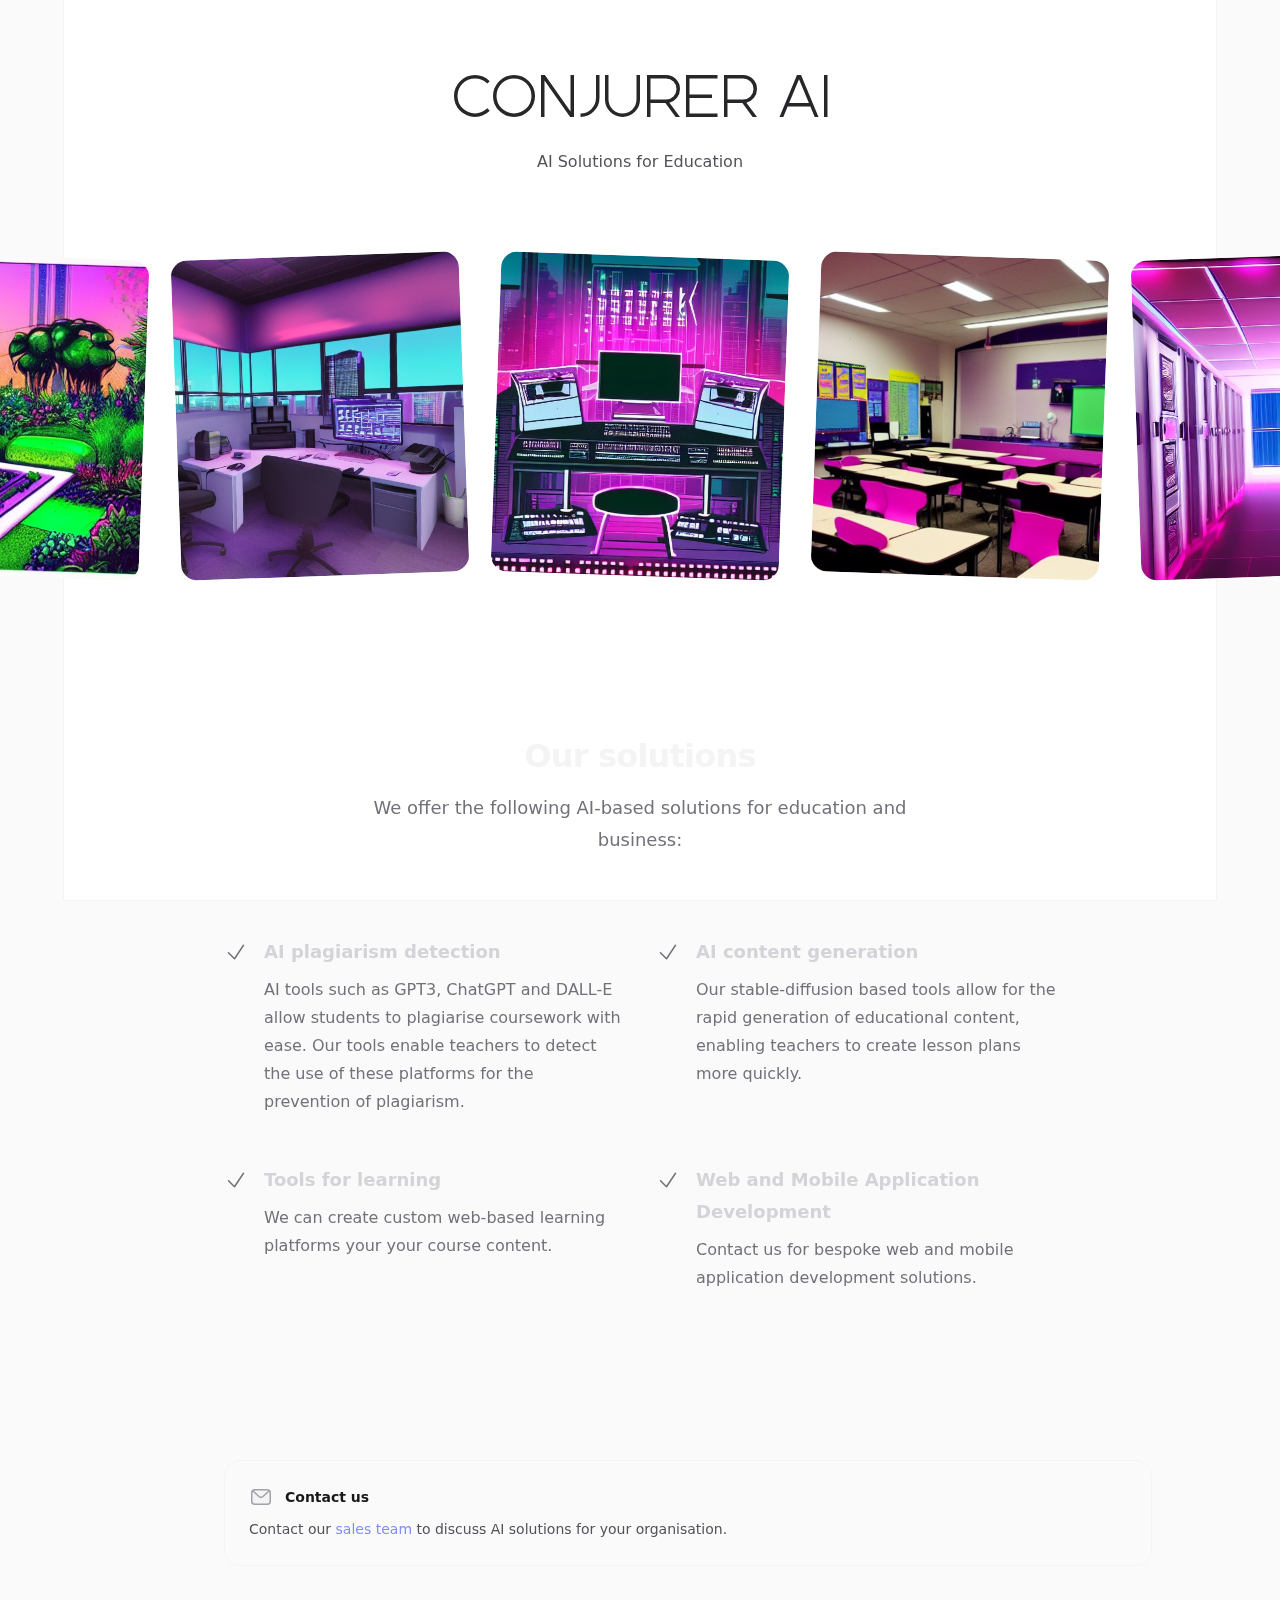
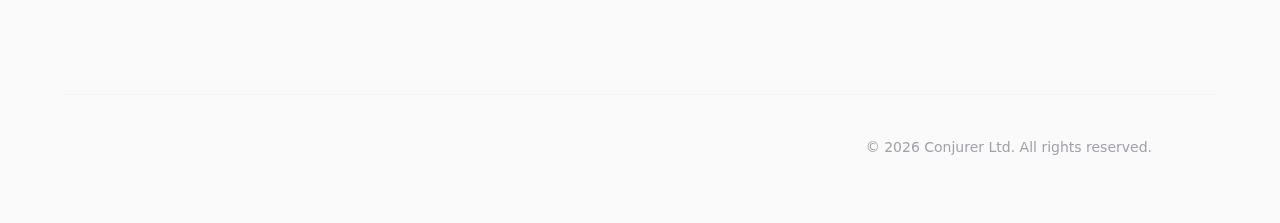
<file: index.html>
<!DOCTYPE html><html class="h-full antialiased" lang="en"><head><meta charSet="utf-8"/><meta name="viewport" content="width=device-width"/><title>Conjurer AI</title><meta name="description" content="AI Solutions For Education"/><meta name="next-head-count" content="4"/><script>
  let darkModeMediaQuery = window.matchMedia('(prefers-color-scheme: dark)')

  updateMode()
  darkModeMediaQuery.addEventListener('change', updateModeWithoutTransitions)
  window.addEventListener('storage', updateModeWithoutTransitions)

  function updateMode() {
    let isSystemDarkMode = darkModeMediaQuery.matches
    let isDarkMode = window.localStorage.isDarkMode === 'true' || (!('isDarkMode' in window.localStorage) && isSystemDarkMode)

    if (isDarkMode) {
      document.documentElement.classList.add('dark')
    } else {
      document.documentElement.classList.remove('dark')
    }

    if (isDarkMode === isSystemDarkMode) {
      delete window.localStorage.isDarkMode
    }
  }

  function disableTransitionsTemporarily() {
    document.documentElement.classList.add('[&_*]:!transition-none')
    window.setTimeout(() => {
      document.documentElement.classList.remove('[&_*]:!transition-none')
    }, 0)
  }

  function updateModeWithoutTransitions() {
    disableTransitionsTemporarily()
    updateMode()
  }
</script><link rel="alternate" type="application/rss+xml" href="https://conjurer.ai/rss/feed.xml"/><link rel="alternate" type="application/feed+json" href="https://conjurer.ai/rss/feed.json"/><link rel="preload" href="/_next/static/css/0dec0710fcadd613.css" as="style"/><link rel="stylesheet" href="/_next/static/css/0dec0710fcadd613.css" data-n-g=""/><noscript data-n-css=""></noscript><script defer="" nomodule="" src="/_next/static/chunks/polyfills-c67a75d1b6f99dc8.js"></script><script src="/_next/static/chunks/webpack-b8f8d6679aaa5f42.js" defer=""></script><script src="/_next/static/chunks/framework-3b5a00d5d7e8d93b.js" defer=""></script><script src="/_next/static/chunks/main-a1df4e305e4c1ad8.js" defer=""></script><script src="/_next/static/chunks/pages/_app-d1985832e4b7448f.js" defer=""></script><script src="/_next/static/chunks/pages/index-330403859fc781a8.js" defer=""></script><script src="/_next/static/p2wUmYlHVxUnP54MUjkoR/_buildManifest.js" defer=""></script><script src="/_next/static/p2wUmYlHVxUnP54MUjkoR/_ssgManifest.js" defer=""></script></head><body class="flex h-full flex-col bg-zinc-50 dark:bg-black"><div id="__next"><div class="fixed inset-0 flex justify-center sm:px-8"><div class="flex w-full max-w-7xl lg:px-8"><div class="w-full bg-white ring-1 ring-zinc-100 dark:bg-zinc-900 dark:ring-zinc-300/20"></div></div></div><div class="relative"><main><div class="sm:px-8 mt-16"><div class="mx-auto max-w-7xl lg:px-8"><div class="relative px-4 sm:px-8 lg:px-12"><div class="mx-auto max-w-2xl lg:max-w-5xl"><div class=""><h1 class="text-5xl text-center tracking-tight text-zinc-800 dark:text-zinc-100 sm:text-6xl">CONJURER AI</h1><p class="mt-6 text-base text-zinc-600 dark:text-zinc-400 text-center">AI Solutions for Education</p></div></div></div></div></div><div class="mt-16 sm:mt-20"><div class="-my-4 flex justify-center gap-5 overflow-hidden py-4 sm:gap-8"><div class="relative aspect-[9/10] w-44 flex-none overflow-hidden rounded-xl bg-zinc-100 dark:bg-zinc-800 sm:w-72 sm:rounded-2xl rotate-2"><img alt="" src="/_next/static/media/image-1.2223dada.jpg" width="512" height="512" decoding="async" data-nimg="1" class="absolute inset-0 h-full w-full object-cover" loading="lazy" style="color:transparent"/></div><div class="relative aspect-[9/10] w-44 flex-none overflow-hidden rounded-xl bg-zinc-100 dark:bg-zinc-800 sm:w-72 sm:rounded-2xl -rotate-2"><img alt="" src="/_next/static/media/image-2.cd333d64.jpg" width="512" height="512" decoding="async" data-nimg="1" class="absolute inset-0 h-full w-full object-cover" loading="lazy" style="color:transparent"/></div><div class="relative aspect-[9/10] w-44 flex-none overflow-hidden rounded-xl bg-zinc-100 dark:bg-zinc-800 sm:w-72 sm:rounded-2xl rotate-2"><img alt="" src="/_next/static/media/image-3.3bd800f1.jpg" width="512" height="512" decoding="async" data-nimg="1" class="absolute inset-0 h-full w-full object-cover" loading="lazy" style="color:transparent"/></div><div class="relative aspect-[9/10] w-44 flex-none overflow-hidden rounded-xl bg-zinc-100 dark:bg-zinc-800 sm:w-72 sm:rounded-2xl rotate-2"><img alt="" src="/_next/static/media/image-4.2af71cc0.jpg" width="512" height="512" decoding="async" data-nimg="1" class="absolute inset-0 h-full w-full object-cover" loading="lazy" style="color:transparent"/></div><div class="relative aspect-[9/10] w-44 flex-none overflow-hidden rounded-xl bg-zinc-100 dark:bg-zinc-800 sm:w-72 sm:rounded-2xl -rotate-2"><img alt="" src="/_next/static/media/image-5.52ce4877.jpg" width="512" height="512" decoding="async" data-nimg="1" class="absolute inset-0 h-full w-full object-cover" loading="lazy" style="color:transparent"/></div></div></div><div><div class="mx-auto max-w-4xl py-24 px-6 sm:py-32 lg:px-8 lg:py-40"><div class="mx-auto max-w-3xl text-center"><h2 class="text-3xl font-bold tracking-tight text-zinc-100 sm:text-4xl">Our solutions</h2><p class="mx-auto mt-4 max-w-xl text-lg leading-8 text-zinc-500">We offer the following AI-based solutions for education and business:</p></div><dl class="mt-20 grid grid-cols-2 gap-12 sm:grid-cols-2 sm:gap-x-6 lg:grid-cols-2 lg:gap-x-8"><div class="relative"><dt><svg xmlns="http://www.w3.org/2000/svg" fill="none" viewBox="0 0 24 24" stroke-width="1.5" stroke="currentColor" aria-hidden="true" class="absolute mt-1 h-6 w-6 text-zinc-500"><path stroke-linecap="round" stroke-linejoin="round" d="M4.5 12.75l6 6 9-13.5"></path></svg><p class="ml-10 text-lg font-semibold leading-8 text-zinc-300">AI plagiarism detection</p></dt><dd class="mt-2 ml-10 text-base leading-7 text-zinc-500">AI tools such as GPT3, ChatGPT and DALL-E allow students to plagiarise coursework with ease. Our tools enable teachers to detect the use of these platforms for the prevention of plagiarism.</dd></div><div class="relative"><dt><svg xmlns="http://www.w3.org/2000/svg" fill="none" viewBox="0 0 24 24" stroke-width="1.5" stroke="currentColor" aria-hidden="true" class="absolute mt-1 h-6 w-6 text-zinc-500"><path stroke-linecap="round" stroke-linejoin="round" d="M4.5 12.75l6 6 9-13.5"></path></svg><p class="ml-10 text-lg font-semibold leading-8 text-zinc-300">AI content generation</p></dt><dd class="mt-2 ml-10 text-base leading-7 text-zinc-500">Our stable-diffusion based tools allow for the rapid generation of educational content, enabling teachers to create lesson plans more quickly.</dd></div><div class="relative"><dt><svg xmlns="http://www.w3.org/2000/svg" fill="none" viewBox="0 0 24 24" stroke-width="1.5" stroke="currentColor" aria-hidden="true" class="absolute mt-1 h-6 w-6 text-zinc-500"><path stroke-linecap="round" stroke-linejoin="round" d="M4.5 12.75l6 6 9-13.5"></path></svg><p class="ml-10 text-lg font-semibold leading-8 text-zinc-300">Tools for learning</p></dt><dd class="mt-2 ml-10 text-base leading-7 text-zinc-500">We can create custom web-based learning platforms your your course content.</dd></div><div class="relative"><dt><svg xmlns="http://www.w3.org/2000/svg" fill="none" viewBox="0 0 24 24" stroke-width="1.5" stroke="currentColor" aria-hidden="true" class="absolute mt-1 h-6 w-6 text-zinc-500"><path stroke-linecap="round" stroke-linejoin="round" d="M4.5 12.75l6 6 9-13.5"></path></svg><p class="ml-10 text-lg font-semibold leading-8 text-zinc-300">Web and Mobile Application Development</p></dt><dd class="mt-2 ml-10 text-base leading-7 text-zinc-500">Contact us for bespoke web and mobile application development solutions.</dd></div></dl></div></div><div class="sm:px-8 mt-2 md:mt-2"><div class="mx-auto max-w-7xl lg:px-8"><div class="relative px-4 sm:px-8 lg:px-12"><div class="mx-auto max-w-2xl lg:max-w-5xl"><div class="space-y-10 lg:pl-16 xl:pl-24"><form action="/thank-you" class="rounded-2xl border border-zinc-100 p-6 dark:border-zinc-700/40"><h2 class="flex text-sm font-semibold text-zinc-900 dark:text-zinc-100"><svg viewBox="0 0 24 24" fill="none" stroke-width="1.5" stroke-linecap="round" stroke-linejoin="round" aria-hidden="true" class="h-6 w-6 flex-none"><path d="M2.75 7.75a3 3 0 0 1 3-3h12.5a3 3 0 0 1 3 3v8.5a3 3 0 0 1-3 3H5.75a3 3 0 0 1-3-3v-8.5Z" class="fill-zinc-100 stroke-zinc-400 dark:fill-zinc-100/10 dark:stroke-zinc-500"></path><path d="m4 6 6.024 5.479a2.915 2.915 0 0 0 3.952 0L20 6" class="stroke-zinc-400 dark:stroke-zinc-500"></path></svg><span class="ml-3">Contact us</span></h2><p class="mt-2 text-sm text-zinc-600 dark:text-zinc-400">Contact our <a class="text-indigo-400" href="mailto:sales@conjurer.ai">sales team</a> to discuss AI solutions for your organisation.</p></form></div></div></div></div></div></main><footer class="mt-32"><div class="sm:px-8"><div class="mx-auto max-w-7xl lg:px-8"><div class="border-t border-zinc-100 pt-10 pb-16 dark:border-zinc-700/40"><div class="relative px-4 sm:px-8 lg:px-12"><div class="mx-auto max-w-2xl lg:max-w-5xl"><p class="text-right text-sm text-zinc-400 dark:text-zinc-500">© <!-- -->2023<!-- --> Conjurer Ltd. All rights reserved.</p></div></div></div></div></div></footer></div></div><script id="__NEXT_DATA__" type="application/json">{"props":{"pageProps":{"articles":[{"slug":"crafting-a-design-system-for-a-multiplanetary-future","author":"Adam Wathan","date":"2022-09-05","title":"Crafting a design system for a multiplanetary future","description":"Most companies try to stay ahead of the curve when it comes to visual design, but for Planetaria we needed to create a brand that would still inspire us 100 years from now when humanity has spread across our entire solar system."},{"slug":"introducing-animaginary","author":"Adam Wathan","date":"2022-09-02","title":"Introducing Animaginary: High performance web animations","description":"When you’re building a website for a company as ambitious as Planetaria, you need to make an impression. I wanted people to visit our website and see animations that looked more realistic than reality itself."},{"slug":"rewriting-the-cosmos-kernel-in-rust","author":"Adam Wathan","date":"2022-07-14","title":"Rewriting the cosmOS kernel in Rust","description":"When we released the first version of cosmOS last year, it was written in Go. Go is a wonderful programming language, but it’s been a while since I’ve seen an article on the front page of Hacker News about rewriting some important tool in Go and I see articles on there about rewriting things in Rust every single week."}]},"__N_SSG":true},"page":"/","query":{},"buildId":"p2wUmYlHVxUnP54MUjkoR","isFallback":false,"gsp":true,"scriptLoader":[]}</script></body></html>
</file>
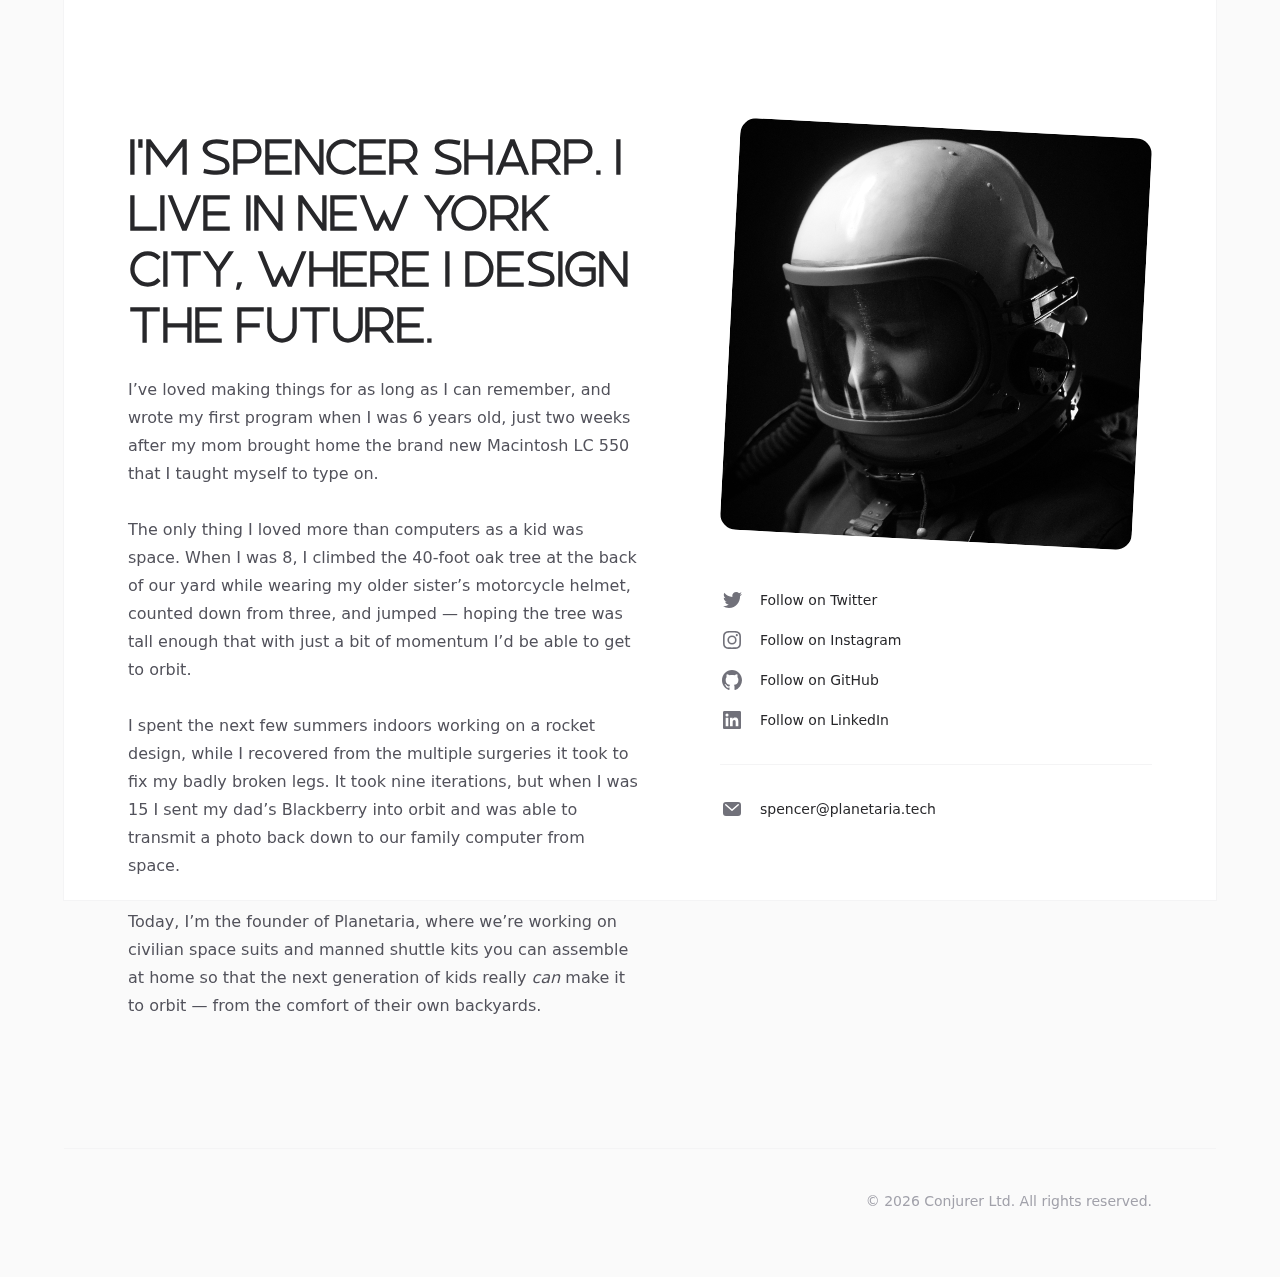
<file: about.html>
<!DOCTYPE html><html class="h-full antialiased" lang="en"><head><meta charSet="utf-8"/><meta name="viewport" content="width=device-width"/><title>About - Spencer Sharp</title><meta name="description" content="I’m Spencer Sharp. I live in New York City, where I design the future."/><meta name="next-head-count" content="4"/><script>
  let darkModeMediaQuery = window.matchMedia('(prefers-color-scheme: dark)')

  updateMode()
  darkModeMediaQuery.addEventListener('change', updateModeWithoutTransitions)
  window.addEventListener('storage', updateModeWithoutTransitions)

  function updateMode() {
    let isSystemDarkMode = darkModeMediaQuery.matches
    let isDarkMode = window.localStorage.isDarkMode === 'true' || (!('isDarkMode' in window.localStorage) && isSystemDarkMode)

    if (isDarkMode) {
      document.documentElement.classList.add('dark')
    } else {
      document.documentElement.classList.remove('dark')
    }

    if (isDarkMode === isSystemDarkMode) {
      delete window.localStorage.isDarkMode
    }
  }

  function disableTransitionsTemporarily() {
    document.documentElement.classList.add('[&_*]:!transition-none')
    window.setTimeout(() => {
      document.documentElement.classList.remove('[&_*]:!transition-none')
    }, 0)
  }

  function updateModeWithoutTransitions() {
    disableTransitionsTemporarily()
    updateMode()
  }
</script><link rel="alternate" type="application/rss+xml" href="https://conjurer.ai/rss/feed.xml"/><link rel="alternate" type="application/feed+json" href="https://conjurer.ai/rss/feed.json"/><link rel="preload" href="/_next/static/css/0dec0710fcadd613.css" as="style"/><link rel="stylesheet" href="/_next/static/css/0dec0710fcadd613.css" data-n-g=""/><noscript data-n-css=""></noscript><script defer="" nomodule="" src="/_next/static/chunks/polyfills-c67a75d1b6f99dc8.js"></script><script src="/_next/static/chunks/webpack-b8f8d6679aaa5f42.js" defer=""></script><script src="/_next/static/chunks/framework-3b5a00d5d7e8d93b.js" defer=""></script><script src="/_next/static/chunks/main-a1df4e305e4c1ad8.js" defer=""></script><script src="/_next/static/chunks/pages/_app-d1985832e4b7448f.js" defer=""></script><script src="/_next/static/chunks/pages/about-bd48ab4999121270.js" defer=""></script><script src="/_next/static/p2wUmYlHVxUnP54MUjkoR/_buildManifest.js" defer=""></script><script src="/_next/static/p2wUmYlHVxUnP54MUjkoR/_ssgManifest.js" defer=""></script></head><body class="flex h-full flex-col bg-zinc-50 dark:bg-black"><div id="__next"><div class="fixed inset-0 flex justify-center sm:px-8"><div class="flex w-full max-w-7xl lg:px-8"><div class="w-full bg-white ring-1 ring-zinc-100 dark:bg-zinc-900 dark:ring-zinc-300/20"></div></div></div><div class="relative"><main><div class="sm:px-8 mt-16 sm:mt-32"><div class="mx-auto max-w-7xl lg:px-8"><div class="relative px-4 sm:px-8 lg:px-12"><div class="mx-auto max-w-2xl lg:max-w-5xl"><div class="grid grid-cols-1 gap-y-16 lg:grid-cols-2 lg:grid-rows-[auto_1fr] lg:gap-y-12"><div class="lg:pl-20"><div class="max-w-xs px-2.5 lg:max-w-none"><img alt="" src="/_next/static/media/portrait.79754e9e.jpg" width="800" height="800" decoding="async" data-nimg="1" class="aspect-square rotate-3 rounded-2xl bg-zinc-100 object-cover dark:bg-zinc-800" loading="lazy" style="color:transparent"/></div></div><div class="lg:order-first lg:row-span-2"><h1 class="text-4xl font-bold tracking-tight text-zinc-800 dark:text-zinc-100 sm:text-5xl">I’m Spencer Sharp. I live in New York City, where I design the future.</h1><div class="mt-6 space-y-7 text-base text-zinc-600 dark:text-zinc-400"><p>I’ve loved making things for as long as I can remember, and wrote my first program when I was 6 years old, just two weeks after my mom brought home the brand new Macintosh LC 550 that I taught myself to type on.</p><p>The only thing I loved more than computers as a kid was space. When I was 8, I climbed the 40-foot oak tree at the back of our yard while wearing my older sister’s motorcycle helmet, counted down from three, and jumped — hoping the tree was tall enough that with just a bit of momentum I’d be able to get to orbit.</p><p>I spent the next few summers indoors working on a rocket design, while I recovered from the multiple surgeries it took to fix my badly broken legs. It took nine iterations, but when I was 15 I sent my dad’s Blackberry into orbit and was able to transmit a photo back down to our family computer from space.</p><p>Today, I’m the founder of Planetaria, where we’re working on civilian space suits and manned shuttle kits you can assemble at home so that the next generation of kids really <em>can</em> <!-- -->make it to orbit — from the comfort of their own backyards.</p></div></div><div class="lg:pl-20"><ul role="list"><li class="flex"><a class="group flex text-sm font-medium text-zinc-800 transition hover:text-teal-500 dark:text-zinc-200 dark:hover:text-teal-500" href="/about#"><svg viewBox="0 0 24 24" aria-hidden="true" class="h-6 w-6 flex-none fill-zinc-500 transition group-hover:fill-teal-500"><path d="M20.055 7.983c.011.174.011.347.011.523 0 5.338-3.92 11.494-11.09 11.494v-.003A10.755 10.755 0 0 1 3 18.186c.308.038.618.057.928.058a7.655 7.655 0 0 0 4.841-1.733c-1.668-.032-3.13-1.16-3.642-2.805a3.753 3.753 0 0 0 1.76-.07C5.07 13.256 3.76 11.6 3.76 9.676v-.05a3.77 3.77 0 0 0 1.77.505C3.816 8.945 3.288 6.583 4.322 4.737c1.98 2.524 4.9 4.058 8.034 4.22a4.137 4.137 0 0 1 1.128-3.86A3.807 3.807 0 0 1 19 5.274a7.657 7.657 0 0 0 2.475-.98c-.29.934-.9 1.729-1.713 2.233A7.54 7.54 0 0 0 22 5.89a8.084 8.084 0 0 1-1.945 2.093Z"></path></svg><span class="ml-4">Follow on Twitter</span></a></li><li class="mt-4 flex"><a class="group flex text-sm font-medium text-zinc-800 transition hover:text-teal-500 dark:text-zinc-200 dark:hover:text-teal-500" href="/about#"><svg viewBox="0 0 24 24" aria-hidden="true" class="h-6 w-6 flex-none fill-zinc-500 transition group-hover:fill-teal-500"><path d="M12 3c-2.444 0-2.75.01-3.71.054-.959.044-1.613.196-2.185.418A4.412 4.412 0 0 0 4.51 4.511c-.5.5-.809 1.002-1.039 1.594-.222.572-.374 1.226-.418 2.184C3.01 9.25 3 9.556 3 12s.01 2.75.054 3.71c.044.959.196 1.613.418 2.185.23.592.538 1.094 1.039 1.595.5.5 1.002.808 1.594 1.038.572.222 1.226.374 2.184.418C9.25 20.99 9.556 21 12 21s2.75-.01 3.71-.054c.959-.044 1.613-.196 2.185-.419a4.412 4.412 0 0 0 1.595-1.038c.5-.5.808-1.002 1.038-1.594.222-.572.374-1.226.418-2.184.044-.96.054-1.267.054-3.711s-.01-2.75-.054-3.71c-.044-.959-.196-1.613-.419-2.185A4.412 4.412 0 0 0 19.49 4.51c-.5-.5-1.002-.809-1.594-1.039-.572-.222-1.226-.374-2.184-.418C14.75 3.01 14.444 3 12 3Zm0 1.622c2.403 0 2.688.009 3.637.052.877.04 1.354.187 1.67.31.421.163.72.358 1.036.673.315.315.51.615.673 1.035.123.317.27.794.31 1.671.043.95.052 1.234.052 3.637s-.009 2.688-.052 3.637c-.04.877-.187 1.354-.31 1.67-.163.421-.358.72-.673 1.036a2.79 2.79 0 0 1-1.035.673c-.317.123-.794.27-1.671.31-.95.043-1.234.052-3.637.052s-2.688-.009-3.637-.052c-.877-.04-1.354-.187-1.67-.31a2.789 2.789 0 0 1-1.036-.673 2.79 2.79 0 0 1-.673-1.035c-.123-.317-.27-.794-.31-1.671-.043-.95-.052-1.234-.052-3.637s.009-2.688.052-3.637c.04-.877.187-1.354.31-1.67.163-.421.358-.72.673-1.036.315-.315.615-.51 1.035-.673.317-.123.794-.27 1.671-.31.95-.043 1.234-.052 3.637-.052Z"></path><path d="M12 15a3 3 0 1 1 0-6 3 3 0 0 1 0 6Zm0-7.622a4.622 4.622 0 1 0 0 9.244 4.622 4.622 0 0 0 0-9.244Zm5.884-.182a1.08 1.08 0 1 1-2.16 0 1.08 1.08 0 0 1 2.16 0Z"></path></svg><span class="ml-4">Follow on Instagram</span></a></li><li class="mt-4 flex"><a class="group flex text-sm font-medium text-zinc-800 transition hover:text-teal-500 dark:text-zinc-200 dark:hover:text-teal-500" href="/about#"><svg viewBox="0 0 24 24" aria-hidden="true" class="h-6 w-6 flex-none fill-zinc-500 transition group-hover:fill-teal-500"><path fill-rule="evenodd" clip-rule="evenodd" d="M12 2C6.475 2 2 6.588 2 12.253c0 4.537 2.862 8.369 6.838 9.727.5.09.687-.218.687-.487 0-.243-.013-1.05-.013-1.91C7 20.059 6.35 18.957 6.15 18.38c-.113-.295-.6-1.205-1.025-1.448-.35-.192-.85-.667-.013-.68.788-.012 1.35.744 1.538 1.051.9 1.551 2.338 1.116 2.912.846.088-.666.35-1.115.638-1.371-2.225-.256-4.55-1.14-4.55-5.062 0-1.115.387-2.038 1.025-2.756-.1-.256-.45-1.307.1-2.717 0 0 .837-.269 2.75 1.051.8-.23 1.65-.346 2.5-.346.85 0 1.7.115 2.5.346 1.912-1.333 2.75-1.05 2.75-1.05.55 1.409.2 2.46.1 2.716.637.718 1.025 1.628 1.025 2.756 0 3.934-2.337 4.806-4.562 5.062.362.32.675.936.675 1.897 0 1.371-.013 2.473-.013 2.82 0 .268.188.589.688.486a10.039 10.039 0 0 0 4.932-3.74A10.447 10.447 0 0 0 22 12.253C22 6.588 17.525 2 12 2Z"></path></svg><span class="ml-4">Follow on GitHub</span></a></li><li class="mt-4 flex"><a class="group flex text-sm font-medium text-zinc-800 transition hover:text-teal-500 dark:text-zinc-200 dark:hover:text-teal-500" href="/about#"><svg viewBox="0 0 24 24" aria-hidden="true" class="h-6 w-6 flex-none fill-zinc-500 transition group-hover:fill-teal-500"><path d="M18.335 18.339H15.67v-4.177c0-.996-.02-2.278-1.39-2.278-1.389 0-1.601 1.084-1.601 2.205v4.25h-2.666V9.75h2.56v1.17h.035c.358-.674 1.228-1.387 2.528-1.387 2.7 0 3.2 1.778 3.2 4.091v4.715zM7.003 8.575a1.546 1.546 0 01-1.548-1.549 1.548 1.548 0 111.547 1.549zm1.336 9.764H5.666V9.75H8.34v8.589zM19.67 3H4.329C3.593 3 3 3.58 3 4.297v15.406C3 20.42 3.594 21 4.328 21h15.338C20.4 21 21 20.42 21 19.703V4.297C21 3.58 20.4 3 19.666 3h.003z"></path></svg><span class="ml-4">Follow on LinkedIn</span></a></li><li class="mt-8 border-t border-zinc-100 pt-8 dark:border-zinc-700/40 flex"><a class="group flex text-sm font-medium text-zinc-800 transition hover:text-teal-500 dark:text-zinc-200 dark:hover:text-teal-500" href="mailto:spencer@planetaria.tech"><svg viewBox="0 0 24 24" aria-hidden="true" class="h-6 w-6 flex-none fill-zinc-500 transition group-hover:fill-teal-500"><path fill-rule="evenodd" d="M6 5a3 3 0 0 0-3 3v8a3 3 0 0 0 3 3h12a3 3 0 0 0 3-3V8a3 3 0 0 0-3-3H6Zm.245 2.187a.75.75 0 0 0-.99 1.126l6.25 5.5a.75.75 0 0 0 .99 0l6.25-5.5a.75.75 0 0 0-.99-1.126L12 12.251 6.245 7.187Z"></path></svg><span class="ml-4">spencer@planetaria.tech</span></a></li></ul></div></div></div></div></div></div></main><footer class="mt-32"><div class="sm:px-8"><div class="mx-auto max-w-7xl lg:px-8"><div class="border-t border-zinc-100 pt-10 pb-16 dark:border-zinc-700/40"><div class="relative px-4 sm:px-8 lg:px-12"><div class="mx-auto max-w-2xl lg:max-w-5xl"><p class="text-right text-sm text-zinc-400 dark:text-zinc-500">© <!-- -->2023<!-- --> Conjurer Ltd. All rights reserved.</p></div></div></div></div></div></footer></div></div><script id="__NEXT_DATA__" type="application/json">{"props":{"pageProps":{}},"page":"/about","query":{},"buildId":"p2wUmYlHVxUnP54MUjkoR","nextExport":true,"autoExport":true,"isFallback":false,"scriptLoader":[]}</script></body></html>
</file>
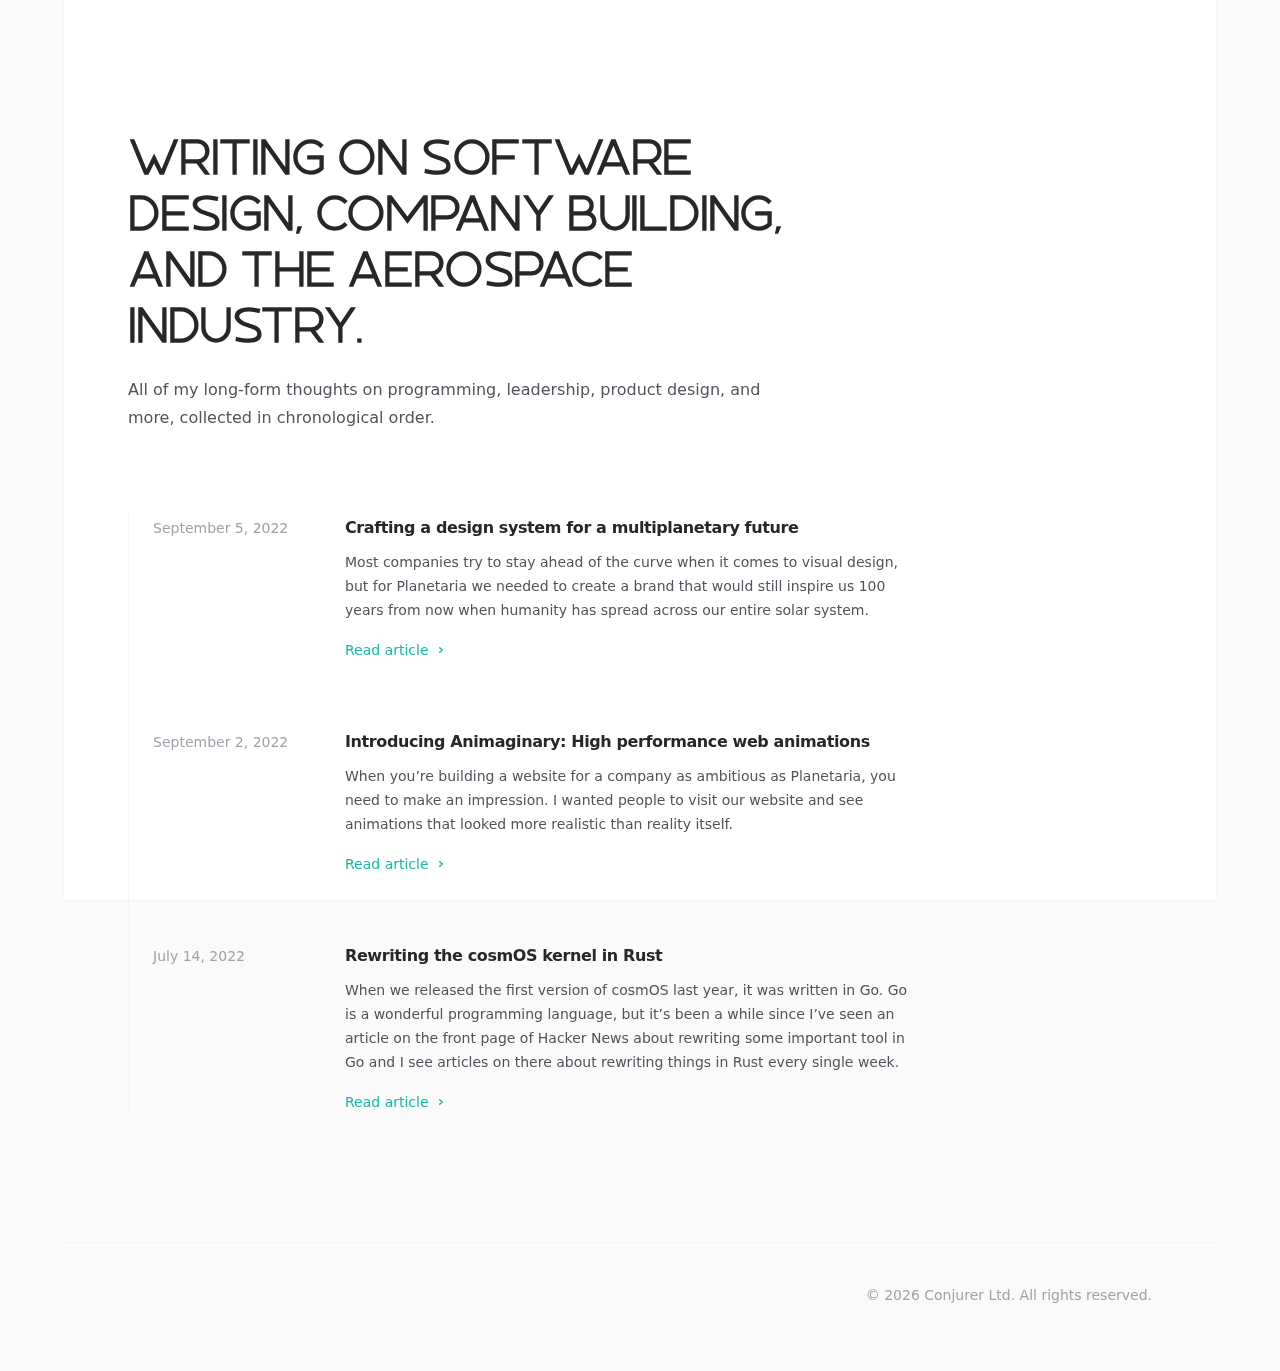
<file: articles.html>
<!DOCTYPE html><html class="h-full antialiased" lang="en"><head><meta charSet="utf-8"/><meta name="viewport" content="width=device-width"/><title>Articles - Spencer Sharp</title><meta name="description" content="All of my long-form thoughts on programming, leadership, product design, and more, collected in chronological order."/><meta name="next-head-count" content="4"/><script>
  let darkModeMediaQuery = window.matchMedia('(prefers-color-scheme: dark)')

  updateMode()
  darkModeMediaQuery.addEventListener('change', updateModeWithoutTransitions)
  window.addEventListener('storage', updateModeWithoutTransitions)

  function updateMode() {
    let isSystemDarkMode = darkModeMediaQuery.matches
    let isDarkMode = window.localStorage.isDarkMode === 'true' || (!('isDarkMode' in window.localStorage) && isSystemDarkMode)

    if (isDarkMode) {
      document.documentElement.classList.add('dark')
    } else {
      document.documentElement.classList.remove('dark')
    }

    if (isDarkMode === isSystemDarkMode) {
      delete window.localStorage.isDarkMode
    }
  }

  function disableTransitionsTemporarily() {
    document.documentElement.classList.add('[&_*]:!transition-none')
    window.setTimeout(() => {
      document.documentElement.classList.remove('[&_*]:!transition-none')
    }, 0)
  }

  function updateModeWithoutTransitions() {
    disableTransitionsTemporarily()
    updateMode()
  }
</script><link rel="alternate" type="application/rss+xml" href="https://conjurer.ai/rss/feed.xml"/><link rel="alternate" type="application/feed+json" href="https://conjurer.ai/rss/feed.json"/><link rel="preload" href="/_next/static/css/0dec0710fcadd613.css" as="style"/><link rel="stylesheet" href="/_next/static/css/0dec0710fcadd613.css" data-n-g=""/><noscript data-n-css=""></noscript><script defer="" nomodule="" src="/_next/static/chunks/polyfills-c67a75d1b6f99dc8.js"></script><script src="/_next/static/chunks/webpack-b8f8d6679aaa5f42.js" defer=""></script><script src="/_next/static/chunks/framework-3b5a00d5d7e8d93b.js" defer=""></script><script src="/_next/static/chunks/main-a1df4e305e4c1ad8.js" defer=""></script><script src="/_next/static/chunks/pages/_app-d1985832e4b7448f.js" defer=""></script><script src="/_next/static/chunks/pages/articles-28ed5b7033c110a6.js" defer=""></script><script src="/_next/static/p2wUmYlHVxUnP54MUjkoR/_buildManifest.js" defer=""></script><script src="/_next/static/p2wUmYlHVxUnP54MUjkoR/_ssgManifest.js" defer=""></script></head><body class="flex h-full flex-col bg-zinc-50 dark:bg-black"><div id="__next"><div class="fixed inset-0 flex justify-center sm:px-8"><div class="flex w-full max-w-7xl lg:px-8"><div class="w-full bg-white ring-1 ring-zinc-100 dark:bg-zinc-900 dark:ring-zinc-300/20"></div></div></div><div class="relative"><main><div class="sm:px-8 mt-16 sm:mt-32"><div class="mx-auto max-w-7xl lg:px-8"><div class="relative px-4 sm:px-8 lg:px-12"><div class="mx-auto max-w-2xl lg:max-w-5xl"><header class="max-w-2xl"><h1 class="text-4xl font-bold tracking-tight text-zinc-800 dark:text-zinc-100 sm:text-5xl">Writing on software design, company building, and the aerospace industry.</h1><p class="mt-6 text-base text-zinc-600 dark:text-zinc-400">All of my long-form thoughts on programming, leadership, product design, and more, collected in chronological order.</p></header><div class="mt-16 sm:mt-20"><div class="md:border-l md:border-zinc-100 md:pl-6 md:dark:border-zinc-700/40"><div class="flex max-w-3xl flex-col space-y-16"><article class="md:grid md:grid-cols-4 md:items-baseline"><div class="md:col-span-3 group relative flex flex-col items-start"><h2 class="text-base font-semibold tracking-tight text-zinc-800 dark:text-zinc-100"><div class="absolute -inset-y-6 -inset-x-4 z-0 scale-95 bg-zinc-50 opacity-0 transition group-hover:scale-100 group-hover:opacity-100 dark:bg-zinc-800/50 sm:-inset-x-6 sm:rounded-2xl"></div><a href="/articles/crafting-a-design-system-for-a-multiplanetary-future"><span class="absolute -inset-y-6 -inset-x-4 z-20 sm:-inset-x-6 sm:rounded-2xl"></span><span class="relative z-10">Crafting a design system for a multiplanetary future</span></a></h2><time class="md:hidden relative z-10 order-first mb-3 flex items-center text-sm text-zinc-400 dark:text-zinc-500 pl-3.5" dateTime="2022-09-05"><span class="absolute inset-y-0 left-0 flex items-center" aria-hidden="true"><span class="h-4 w-0.5 rounded-full bg-zinc-200 dark:bg-zinc-500"></span></span>September 5, 2022</time><p class="relative z-10 mt-2 text-sm text-zinc-600 dark:text-zinc-400">Most companies try to stay ahead of the curve when it comes to visual design, but for Planetaria we needed to create a brand that would still inspire us 100 years from now when humanity has spread across our entire solar system.</p><div aria-hidden="true" class="relative z-10 mt-4 flex items-center text-sm font-medium text-teal-500">Read article<svg viewBox="0 0 16 16" fill="none" aria-hidden="true" class="ml-1 h-4 w-4 stroke-current"><path d="M6.75 5.75 9.25 8l-2.5 2.25" stroke-width="1.5" stroke-linecap="round" stroke-linejoin="round"></path></svg></div></div><time class="mt-1 hidden md:block relative z-10 order-first mb-3 flex items-center text-sm text-zinc-400 dark:text-zinc-500" dateTime="2022-09-05">September 5, 2022</time></article><article class="md:grid md:grid-cols-4 md:items-baseline"><div class="md:col-span-3 group relative flex flex-col items-start"><h2 class="text-base font-semibold tracking-tight text-zinc-800 dark:text-zinc-100"><div class="absolute -inset-y-6 -inset-x-4 z-0 scale-95 bg-zinc-50 opacity-0 transition group-hover:scale-100 group-hover:opacity-100 dark:bg-zinc-800/50 sm:-inset-x-6 sm:rounded-2xl"></div><a href="/articles/introducing-animaginary"><span class="absolute -inset-y-6 -inset-x-4 z-20 sm:-inset-x-6 sm:rounded-2xl"></span><span class="relative z-10">Introducing Animaginary: High performance web animations</span></a></h2><time class="md:hidden relative z-10 order-first mb-3 flex items-center text-sm text-zinc-400 dark:text-zinc-500 pl-3.5" dateTime="2022-09-02"><span class="absolute inset-y-0 left-0 flex items-center" aria-hidden="true"><span class="h-4 w-0.5 rounded-full bg-zinc-200 dark:bg-zinc-500"></span></span>September 2, 2022</time><p class="relative z-10 mt-2 text-sm text-zinc-600 dark:text-zinc-400">When you’re building a website for a company as ambitious as Planetaria, you need to make an impression. I wanted people to visit our website and see animations that looked more realistic than reality itself.</p><div aria-hidden="true" class="relative z-10 mt-4 flex items-center text-sm font-medium text-teal-500">Read article<svg viewBox="0 0 16 16" fill="none" aria-hidden="true" class="ml-1 h-4 w-4 stroke-current"><path d="M6.75 5.75 9.25 8l-2.5 2.25" stroke-width="1.5" stroke-linecap="round" stroke-linejoin="round"></path></svg></div></div><time class="mt-1 hidden md:block relative z-10 order-first mb-3 flex items-center text-sm text-zinc-400 dark:text-zinc-500" dateTime="2022-09-02">September 2, 2022</time></article><article class="md:grid md:grid-cols-4 md:items-baseline"><div class="md:col-span-3 group relative flex flex-col items-start"><h2 class="text-base font-semibold tracking-tight text-zinc-800 dark:text-zinc-100"><div class="absolute -inset-y-6 -inset-x-4 z-0 scale-95 bg-zinc-50 opacity-0 transition group-hover:scale-100 group-hover:opacity-100 dark:bg-zinc-800/50 sm:-inset-x-6 sm:rounded-2xl"></div><a href="/articles/rewriting-the-cosmos-kernel-in-rust"><span class="absolute -inset-y-6 -inset-x-4 z-20 sm:-inset-x-6 sm:rounded-2xl"></span><span class="relative z-10">Rewriting the cosmOS kernel in Rust</span></a></h2><time class="md:hidden relative z-10 order-first mb-3 flex items-center text-sm text-zinc-400 dark:text-zinc-500 pl-3.5" dateTime="2022-07-14"><span class="absolute inset-y-0 left-0 flex items-center" aria-hidden="true"><span class="h-4 w-0.5 rounded-full bg-zinc-200 dark:bg-zinc-500"></span></span>July 14, 2022</time><p class="relative z-10 mt-2 text-sm text-zinc-600 dark:text-zinc-400">When we released the first version of cosmOS last year, it was written in Go. Go is a wonderful programming language, but it’s been a while since I’ve seen an article on the front page of Hacker News about rewriting some important tool in Go and I see articles on there about rewriting things in Rust every single week.</p><div aria-hidden="true" class="relative z-10 mt-4 flex items-center text-sm font-medium text-teal-500">Read article<svg viewBox="0 0 16 16" fill="none" aria-hidden="true" class="ml-1 h-4 w-4 stroke-current"><path d="M6.75 5.75 9.25 8l-2.5 2.25" stroke-width="1.5" stroke-linecap="round" stroke-linejoin="round"></path></svg></div></div><time class="mt-1 hidden md:block relative z-10 order-first mb-3 flex items-center text-sm text-zinc-400 dark:text-zinc-500" dateTime="2022-07-14">July 14, 2022</time></article></div></div></div></div></div></div></div></main><footer class="mt-32"><div class="sm:px-8"><div class="mx-auto max-w-7xl lg:px-8"><div class="border-t border-zinc-100 pt-10 pb-16 dark:border-zinc-700/40"><div class="relative px-4 sm:px-8 lg:px-12"><div class="mx-auto max-w-2xl lg:max-w-5xl"><p class="text-right text-sm text-zinc-400 dark:text-zinc-500">© <!-- -->2023<!-- --> Conjurer Ltd. All rights reserved.</p></div></div></div></div></div></footer></div></div><script id="__NEXT_DATA__" type="application/json">{"props":{"pageProps":{"articles":[{"slug":"crafting-a-design-system-for-a-multiplanetary-future","author":"Adam Wathan","date":"2022-09-05","title":"Crafting a design system for a multiplanetary future","description":"Most companies try to stay ahead of the curve when it comes to visual design, but for Planetaria we needed to create a brand that would still inspire us 100 years from now when humanity has spread across our entire solar system."},{"slug":"introducing-animaginary","author":"Adam Wathan","date":"2022-09-02","title":"Introducing Animaginary: High performance web animations","description":"When you’re building a website for a company as ambitious as Planetaria, you need to make an impression. I wanted people to visit our website and see animations that looked more realistic than reality itself."},{"slug":"rewriting-the-cosmos-kernel-in-rust","author":"Adam Wathan","date":"2022-07-14","title":"Rewriting the cosmOS kernel in Rust","description":"When we released the first version of cosmOS last year, it was written in Go. Go is a wonderful programming language, but it’s been a while since I’ve seen an article on the front page of Hacker News about rewriting some important tool in Go and I see articles on there about rewriting things in Rust every single week."}]},"__N_SSG":true},"page":"/articles","query":{},"buildId":"p2wUmYlHVxUnP54MUjkoR","isFallback":false,"gsp":true,"scriptLoader":[]}</script></body></html>
</file>
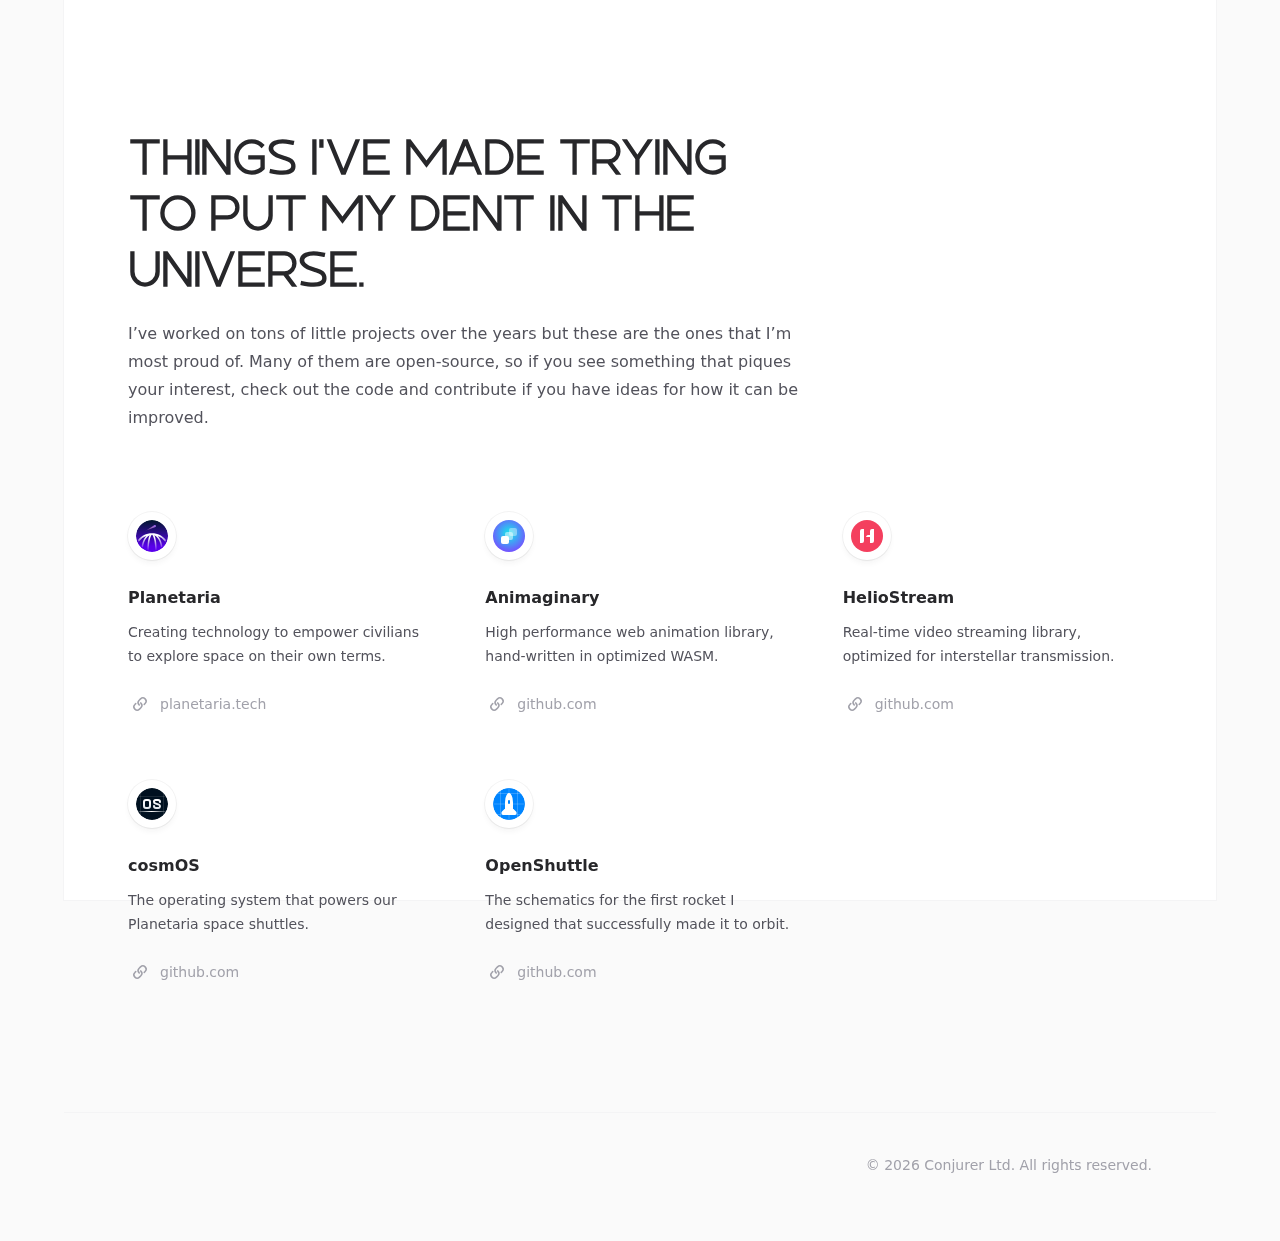
<file: projects.html>
<!DOCTYPE html><html class="h-full antialiased" lang="en"><head><meta charSet="utf-8"/><meta name="viewport" content="width=device-width"/><title>Projects - Spencer Sharp</title><meta name="description" content="Things I’ve made trying to put my dent in the universe."/><meta name="next-head-count" content="4"/><script>
  let darkModeMediaQuery = window.matchMedia('(prefers-color-scheme: dark)')

  updateMode()
  darkModeMediaQuery.addEventListener('change', updateModeWithoutTransitions)
  window.addEventListener('storage', updateModeWithoutTransitions)

  function updateMode() {
    let isSystemDarkMode = darkModeMediaQuery.matches
    let isDarkMode = window.localStorage.isDarkMode === 'true' || (!('isDarkMode' in window.localStorage) && isSystemDarkMode)

    if (isDarkMode) {
      document.documentElement.classList.add('dark')
    } else {
      document.documentElement.classList.remove('dark')
    }

    if (isDarkMode === isSystemDarkMode) {
      delete window.localStorage.isDarkMode
    }
  }

  function disableTransitionsTemporarily() {
    document.documentElement.classList.add('[&_*]:!transition-none')
    window.setTimeout(() => {
      document.documentElement.classList.remove('[&_*]:!transition-none')
    }, 0)
  }

  function updateModeWithoutTransitions() {
    disableTransitionsTemporarily()
    updateMode()
  }
</script><link rel="alternate" type="application/rss+xml" href="https://conjurer.ai/rss/feed.xml"/><link rel="alternate" type="application/feed+json" href="https://conjurer.ai/rss/feed.json"/><link rel="preload" href="/_next/static/css/0dec0710fcadd613.css" as="style"/><link rel="stylesheet" href="/_next/static/css/0dec0710fcadd613.css" data-n-g=""/><noscript data-n-css=""></noscript><script defer="" nomodule="" src="/_next/static/chunks/polyfills-c67a75d1b6f99dc8.js"></script><script src="/_next/static/chunks/webpack-b8f8d6679aaa5f42.js" defer=""></script><script src="/_next/static/chunks/framework-3b5a00d5d7e8d93b.js" defer=""></script><script src="/_next/static/chunks/main-a1df4e305e4c1ad8.js" defer=""></script><script src="/_next/static/chunks/pages/_app-d1985832e4b7448f.js" defer=""></script><script src="/_next/static/chunks/pages/projects-59b74dbcea8acde5.js" defer=""></script><script src="/_next/static/p2wUmYlHVxUnP54MUjkoR/_buildManifest.js" defer=""></script><script src="/_next/static/p2wUmYlHVxUnP54MUjkoR/_ssgManifest.js" defer=""></script></head><body class="flex h-full flex-col bg-zinc-50 dark:bg-black"><div id="__next"><div class="fixed inset-0 flex justify-center sm:px-8"><div class="flex w-full max-w-7xl lg:px-8"><div class="w-full bg-white ring-1 ring-zinc-100 dark:bg-zinc-900 dark:ring-zinc-300/20"></div></div></div><div class="relative"><main><div class="sm:px-8 mt-16 sm:mt-32"><div class="mx-auto max-w-7xl lg:px-8"><div class="relative px-4 sm:px-8 lg:px-12"><div class="mx-auto max-w-2xl lg:max-w-5xl"><header class="max-w-2xl"><h1 class="text-4xl font-bold tracking-tight text-zinc-800 dark:text-zinc-100 sm:text-5xl">Things I’ve made trying to put my dent in the universe.</h1><p class="mt-6 text-base text-zinc-600 dark:text-zinc-400">I’ve worked on tons of little projects over the years but these are the ones that I’m most proud of. Many of them are open-source, so if you see something that piques your interest, check out the code and contribute if you have ideas for how it can be improved.</p></header><div class="mt-16 sm:mt-20"><ul role="list" class="grid grid-cols-1 gap-x-12 gap-y-16 sm:grid-cols-2 lg:grid-cols-3"><li class="group relative flex flex-col items-start"><div class="relative z-10 flex h-12 w-12 items-center justify-center rounded-full bg-white shadow-md shadow-zinc-800/5 ring-1 ring-zinc-900/5 dark:border dark:border-zinc-700/50 dark:bg-zinc-800 dark:ring-0"><img alt="" src="/_next/static/media/planetaria.ecd81ade.svg" width="32" height="32" decoding="async" data-nimg="1" class="h-8 w-8" loading="lazy" style="color:transparent"/></div><h2 class="mt-6 text-base font-semibold text-zinc-800 dark:text-zinc-100"><div class="absolute -inset-y-6 -inset-x-4 z-0 scale-95 bg-zinc-50 opacity-0 transition group-hover:scale-100 group-hover:opacity-100 dark:bg-zinc-800/50 sm:-inset-x-6 sm:rounded-2xl"></div><a href="http://planetaria.tech"><span class="absolute -inset-y-6 -inset-x-4 z-20 sm:-inset-x-6 sm:rounded-2xl"></span><span class="relative z-10">Planetaria</span></a></h2><p class="relative z-10 mt-2 text-sm text-zinc-600 dark:text-zinc-400">Creating technology to empower civilians to explore space on their own terms.</p><p class="relative z-10 mt-6 flex text-sm font-medium text-zinc-400 transition group-hover:text-teal-500 dark:text-zinc-200"><svg viewBox="0 0 24 24" aria-hidden="true" class="h-6 w-6 flex-none"><path d="M15.712 11.823a.75.75 0 1 0 1.06 1.06l-1.06-1.06Zm-4.95 1.768a.75.75 0 0 0 1.06-1.06l-1.06 1.06Zm-2.475-1.414a.75.75 0 1 0-1.06-1.06l1.06 1.06Zm4.95-1.768a.75.75 0 1 0-1.06 1.06l1.06-1.06Zm3.359.53-.884.884 1.06 1.06.885-.883-1.061-1.06Zm-4.95-2.12 1.414-1.415L12 6.344l-1.415 1.413 1.061 1.061Zm0 3.535a2.5 2.5 0 0 1 0-3.536l-1.06-1.06a4 4 0 0 0 0 5.656l1.06-1.06Zm4.95-4.95a2.5 2.5 0 0 1 0 3.535L17.656 12a4 4 0 0 0 0-5.657l-1.06 1.06Zm1.06-1.06a4 4 0 0 0-5.656 0l1.06 1.06a2.5 2.5 0 0 1 3.536 0l1.06-1.06Zm-7.07 7.07.176.177 1.06-1.06-.176-.177-1.06 1.06Zm-3.183-.353.884-.884-1.06-1.06-.884.883 1.06 1.06Zm4.95 2.121-1.414 1.414 1.06 1.06 1.415-1.413-1.06-1.061Zm0-3.536a2.5 2.5 0 0 1 0 3.536l1.06 1.06a4 4 0 0 0 0-5.656l-1.06 1.06Zm-4.95 4.95a2.5 2.5 0 0 1 0-3.535L6.344 12a4 4 0 0 0 0 5.656l1.06-1.06Zm-1.06 1.06a4 4 0 0 0 5.657 0l-1.061-1.06a2.5 2.5 0 0 1-3.535 0l-1.061 1.06Zm7.07-7.07-.176-.177-1.06 1.06.176.178 1.06-1.061Z" fill="currentColor"></path></svg><span class="ml-2">planetaria.tech</span></p></li><li class="group relative flex flex-col items-start"><div class="relative z-10 flex h-12 w-12 items-center justify-center rounded-full bg-white shadow-md shadow-zinc-800/5 ring-1 ring-zinc-900/5 dark:border dark:border-zinc-700/50 dark:bg-zinc-800 dark:ring-0"><img alt="" src="/_next/static/media/animaginary.8d221e52.svg" width="32" height="32" decoding="async" data-nimg="1" class="h-8 w-8" loading="lazy" style="color:transparent"/></div><h2 class="mt-6 text-base font-semibold text-zinc-800 dark:text-zinc-100"><div class="absolute -inset-y-6 -inset-x-4 z-0 scale-95 bg-zinc-50 opacity-0 transition group-hover:scale-100 group-hover:opacity-100 dark:bg-zinc-800/50 sm:-inset-x-6 sm:rounded-2xl"></div><a href="/projects#"><span class="absolute -inset-y-6 -inset-x-4 z-20 sm:-inset-x-6 sm:rounded-2xl"></span><span class="relative z-10">Animaginary</span></a></h2><p class="relative z-10 mt-2 text-sm text-zinc-600 dark:text-zinc-400">High performance web animation library, hand-written in optimized WASM.</p><p class="relative z-10 mt-6 flex text-sm font-medium text-zinc-400 transition group-hover:text-teal-500 dark:text-zinc-200"><svg viewBox="0 0 24 24" aria-hidden="true" class="h-6 w-6 flex-none"><path d="M15.712 11.823a.75.75 0 1 0 1.06 1.06l-1.06-1.06Zm-4.95 1.768a.75.75 0 0 0 1.06-1.06l-1.06 1.06Zm-2.475-1.414a.75.75 0 1 0-1.06-1.06l1.06 1.06Zm4.95-1.768a.75.75 0 1 0-1.06 1.06l1.06-1.06Zm3.359.53-.884.884 1.06 1.06.885-.883-1.061-1.06Zm-4.95-2.12 1.414-1.415L12 6.344l-1.415 1.413 1.061 1.061Zm0 3.535a2.5 2.5 0 0 1 0-3.536l-1.06-1.06a4 4 0 0 0 0 5.656l1.06-1.06Zm4.95-4.95a2.5 2.5 0 0 1 0 3.535L17.656 12a4 4 0 0 0 0-5.657l-1.06 1.06Zm1.06-1.06a4 4 0 0 0-5.656 0l1.06 1.06a2.5 2.5 0 0 1 3.536 0l1.06-1.06Zm-7.07 7.07.176.177 1.06-1.06-.176-.177-1.06 1.06Zm-3.183-.353.884-.884-1.06-1.06-.884.883 1.06 1.06Zm4.95 2.121-1.414 1.414 1.06 1.06 1.415-1.413-1.06-1.061Zm0-3.536a2.5 2.5 0 0 1 0 3.536l1.06 1.06a4 4 0 0 0 0-5.656l-1.06 1.06Zm-4.95 4.95a2.5 2.5 0 0 1 0-3.535L6.344 12a4 4 0 0 0 0 5.656l1.06-1.06Zm-1.06 1.06a4 4 0 0 0 5.657 0l-1.061-1.06a2.5 2.5 0 0 1-3.535 0l-1.061 1.06Zm7.07-7.07-.176-.177-1.06 1.06.176.178 1.06-1.061Z" fill="currentColor"></path></svg><span class="ml-2">github.com</span></p></li><li class="group relative flex flex-col items-start"><div class="relative z-10 flex h-12 w-12 items-center justify-center rounded-full bg-white shadow-md shadow-zinc-800/5 ring-1 ring-zinc-900/5 dark:border dark:border-zinc-700/50 dark:bg-zinc-800 dark:ring-0"><img alt="" src="/_next/static/media/helio-stream.2ac8d11f.svg" width="32" height="32" decoding="async" data-nimg="1" class="h-8 w-8" loading="lazy" style="color:transparent"/></div><h2 class="mt-6 text-base font-semibold text-zinc-800 dark:text-zinc-100"><div class="absolute -inset-y-6 -inset-x-4 z-0 scale-95 bg-zinc-50 opacity-0 transition group-hover:scale-100 group-hover:opacity-100 dark:bg-zinc-800/50 sm:-inset-x-6 sm:rounded-2xl"></div><a href="/projects#"><span class="absolute -inset-y-6 -inset-x-4 z-20 sm:-inset-x-6 sm:rounded-2xl"></span><span class="relative z-10">HelioStream</span></a></h2><p class="relative z-10 mt-2 text-sm text-zinc-600 dark:text-zinc-400">Real-time video streaming library, optimized for interstellar transmission.</p><p class="relative z-10 mt-6 flex text-sm font-medium text-zinc-400 transition group-hover:text-teal-500 dark:text-zinc-200"><svg viewBox="0 0 24 24" aria-hidden="true" class="h-6 w-6 flex-none"><path d="M15.712 11.823a.75.75 0 1 0 1.06 1.06l-1.06-1.06Zm-4.95 1.768a.75.75 0 0 0 1.06-1.06l-1.06 1.06Zm-2.475-1.414a.75.75 0 1 0-1.06-1.06l1.06 1.06Zm4.95-1.768a.75.75 0 1 0-1.06 1.06l1.06-1.06Zm3.359.53-.884.884 1.06 1.06.885-.883-1.061-1.06Zm-4.95-2.12 1.414-1.415L12 6.344l-1.415 1.413 1.061 1.061Zm0 3.535a2.5 2.5 0 0 1 0-3.536l-1.06-1.06a4 4 0 0 0 0 5.656l1.06-1.06Zm4.95-4.95a2.5 2.5 0 0 1 0 3.535L17.656 12a4 4 0 0 0 0-5.657l-1.06 1.06Zm1.06-1.06a4 4 0 0 0-5.656 0l1.06 1.06a2.5 2.5 0 0 1 3.536 0l1.06-1.06Zm-7.07 7.07.176.177 1.06-1.06-.176-.177-1.06 1.06Zm-3.183-.353.884-.884-1.06-1.06-.884.883 1.06 1.06Zm4.95 2.121-1.414 1.414 1.06 1.06 1.415-1.413-1.06-1.061Zm0-3.536a2.5 2.5 0 0 1 0 3.536l1.06 1.06a4 4 0 0 0 0-5.656l-1.06 1.06Zm-4.95 4.95a2.5 2.5 0 0 1 0-3.535L6.344 12a4 4 0 0 0 0 5.656l1.06-1.06Zm-1.06 1.06a4 4 0 0 0 5.657 0l-1.061-1.06a2.5 2.5 0 0 1-3.535 0l-1.061 1.06Zm7.07-7.07-.176-.177-1.06 1.06.176.178 1.06-1.061Z" fill="currentColor"></path></svg><span class="ml-2">github.com</span></p></li><li class="group relative flex flex-col items-start"><div class="relative z-10 flex h-12 w-12 items-center justify-center rounded-full bg-white shadow-md shadow-zinc-800/5 ring-1 ring-zinc-900/5 dark:border dark:border-zinc-700/50 dark:bg-zinc-800 dark:ring-0"><img alt="" src="/_next/static/media/cosmos.c70b0295.svg" width="32" height="32" decoding="async" data-nimg="1" class="h-8 w-8" loading="lazy" style="color:transparent"/></div><h2 class="mt-6 text-base font-semibold text-zinc-800 dark:text-zinc-100"><div class="absolute -inset-y-6 -inset-x-4 z-0 scale-95 bg-zinc-50 opacity-0 transition group-hover:scale-100 group-hover:opacity-100 dark:bg-zinc-800/50 sm:-inset-x-6 sm:rounded-2xl"></div><a href="/projects#"><span class="absolute -inset-y-6 -inset-x-4 z-20 sm:-inset-x-6 sm:rounded-2xl"></span><span class="relative z-10">cosmOS</span></a></h2><p class="relative z-10 mt-2 text-sm text-zinc-600 dark:text-zinc-400">The operating system that powers our Planetaria space shuttles.</p><p class="relative z-10 mt-6 flex text-sm font-medium text-zinc-400 transition group-hover:text-teal-500 dark:text-zinc-200"><svg viewBox="0 0 24 24" aria-hidden="true" class="h-6 w-6 flex-none"><path d="M15.712 11.823a.75.75 0 1 0 1.06 1.06l-1.06-1.06Zm-4.95 1.768a.75.75 0 0 0 1.06-1.06l-1.06 1.06Zm-2.475-1.414a.75.75 0 1 0-1.06-1.06l1.06 1.06Zm4.95-1.768a.75.75 0 1 0-1.06 1.06l1.06-1.06Zm3.359.53-.884.884 1.06 1.06.885-.883-1.061-1.06Zm-4.95-2.12 1.414-1.415L12 6.344l-1.415 1.413 1.061 1.061Zm0 3.535a2.5 2.5 0 0 1 0-3.536l-1.06-1.06a4 4 0 0 0 0 5.656l1.06-1.06Zm4.95-4.95a2.5 2.5 0 0 1 0 3.535L17.656 12a4 4 0 0 0 0-5.657l-1.06 1.06Zm1.06-1.06a4 4 0 0 0-5.656 0l1.06 1.06a2.5 2.5 0 0 1 3.536 0l1.06-1.06Zm-7.07 7.07.176.177 1.06-1.06-.176-.177-1.06 1.06Zm-3.183-.353.884-.884-1.06-1.06-.884.883 1.06 1.06Zm4.95 2.121-1.414 1.414 1.06 1.06 1.415-1.413-1.06-1.061Zm0-3.536a2.5 2.5 0 0 1 0 3.536l1.06 1.06a4 4 0 0 0 0-5.656l-1.06 1.06Zm-4.95 4.95a2.5 2.5 0 0 1 0-3.535L6.344 12a4 4 0 0 0 0 5.656l1.06-1.06Zm-1.06 1.06a4 4 0 0 0 5.657 0l-1.061-1.06a2.5 2.5 0 0 1-3.535 0l-1.061 1.06Zm7.07-7.07-.176-.177-1.06 1.06.176.178 1.06-1.061Z" fill="currentColor"></path></svg><span class="ml-2">github.com</span></p></li><li class="group relative flex flex-col items-start"><div class="relative z-10 flex h-12 w-12 items-center justify-center rounded-full bg-white shadow-md shadow-zinc-800/5 ring-1 ring-zinc-900/5 dark:border dark:border-zinc-700/50 dark:bg-zinc-800 dark:ring-0"><img alt="" src="/_next/static/media/open-shuttle.db0327e4.svg" width="32" height="32" decoding="async" data-nimg="1" class="h-8 w-8" loading="lazy" style="color:transparent"/></div><h2 class="mt-6 text-base font-semibold text-zinc-800 dark:text-zinc-100"><div class="absolute -inset-y-6 -inset-x-4 z-0 scale-95 bg-zinc-50 opacity-0 transition group-hover:scale-100 group-hover:opacity-100 dark:bg-zinc-800/50 sm:-inset-x-6 sm:rounded-2xl"></div><a href="/projects#"><span class="absolute -inset-y-6 -inset-x-4 z-20 sm:-inset-x-6 sm:rounded-2xl"></span><span class="relative z-10">OpenShuttle</span></a></h2><p class="relative z-10 mt-2 text-sm text-zinc-600 dark:text-zinc-400">The schematics for the first rocket I designed that successfully made it to orbit.</p><p class="relative z-10 mt-6 flex text-sm font-medium text-zinc-400 transition group-hover:text-teal-500 dark:text-zinc-200"><svg viewBox="0 0 24 24" aria-hidden="true" class="h-6 w-6 flex-none"><path d="M15.712 11.823a.75.75 0 1 0 1.06 1.06l-1.06-1.06Zm-4.95 1.768a.75.75 0 0 0 1.06-1.06l-1.06 1.06Zm-2.475-1.414a.75.75 0 1 0-1.06-1.06l1.06 1.06Zm4.95-1.768a.75.75 0 1 0-1.06 1.06l1.06-1.06Zm3.359.53-.884.884 1.06 1.06.885-.883-1.061-1.06Zm-4.95-2.12 1.414-1.415L12 6.344l-1.415 1.413 1.061 1.061Zm0 3.535a2.5 2.5 0 0 1 0-3.536l-1.06-1.06a4 4 0 0 0 0 5.656l1.06-1.06Zm4.95-4.95a2.5 2.5 0 0 1 0 3.535L17.656 12a4 4 0 0 0 0-5.657l-1.06 1.06Zm1.06-1.06a4 4 0 0 0-5.656 0l1.06 1.06a2.5 2.5 0 0 1 3.536 0l1.06-1.06Zm-7.07 7.07.176.177 1.06-1.06-.176-.177-1.06 1.06Zm-3.183-.353.884-.884-1.06-1.06-.884.883 1.06 1.06Zm4.95 2.121-1.414 1.414 1.06 1.06 1.415-1.413-1.06-1.061Zm0-3.536a2.5 2.5 0 0 1 0 3.536l1.06 1.06a4 4 0 0 0 0-5.656l-1.06 1.06Zm-4.95 4.95a2.5 2.5 0 0 1 0-3.535L6.344 12a4 4 0 0 0 0 5.656l1.06-1.06Zm-1.06 1.06a4 4 0 0 0 5.657 0l-1.061-1.06a2.5 2.5 0 0 1-3.535 0l-1.061 1.06Zm7.07-7.07-.176-.177-1.06 1.06.176.178 1.06-1.061Z" fill="currentColor"></path></svg><span class="ml-2">github.com</span></p></li></ul></div></div></div></div></div></main><footer class="mt-32"><div class="sm:px-8"><div class="mx-auto max-w-7xl lg:px-8"><div class="border-t border-zinc-100 pt-10 pb-16 dark:border-zinc-700/40"><div class="relative px-4 sm:px-8 lg:px-12"><div class="mx-auto max-w-2xl lg:max-w-5xl"><p class="text-right text-sm text-zinc-400 dark:text-zinc-500">© <!-- -->2023<!-- --> Conjurer Ltd. All rights reserved.</p></div></div></div></div></div></footer></div></div><script id="__NEXT_DATA__" type="application/json">{"props":{"pageProps":{}},"page":"/projects","query":{},"buildId":"p2wUmYlHVxUnP54MUjkoR","nextExport":true,"autoExport":true,"isFallback":false,"scriptLoader":[]}</script></body></html>
</file>
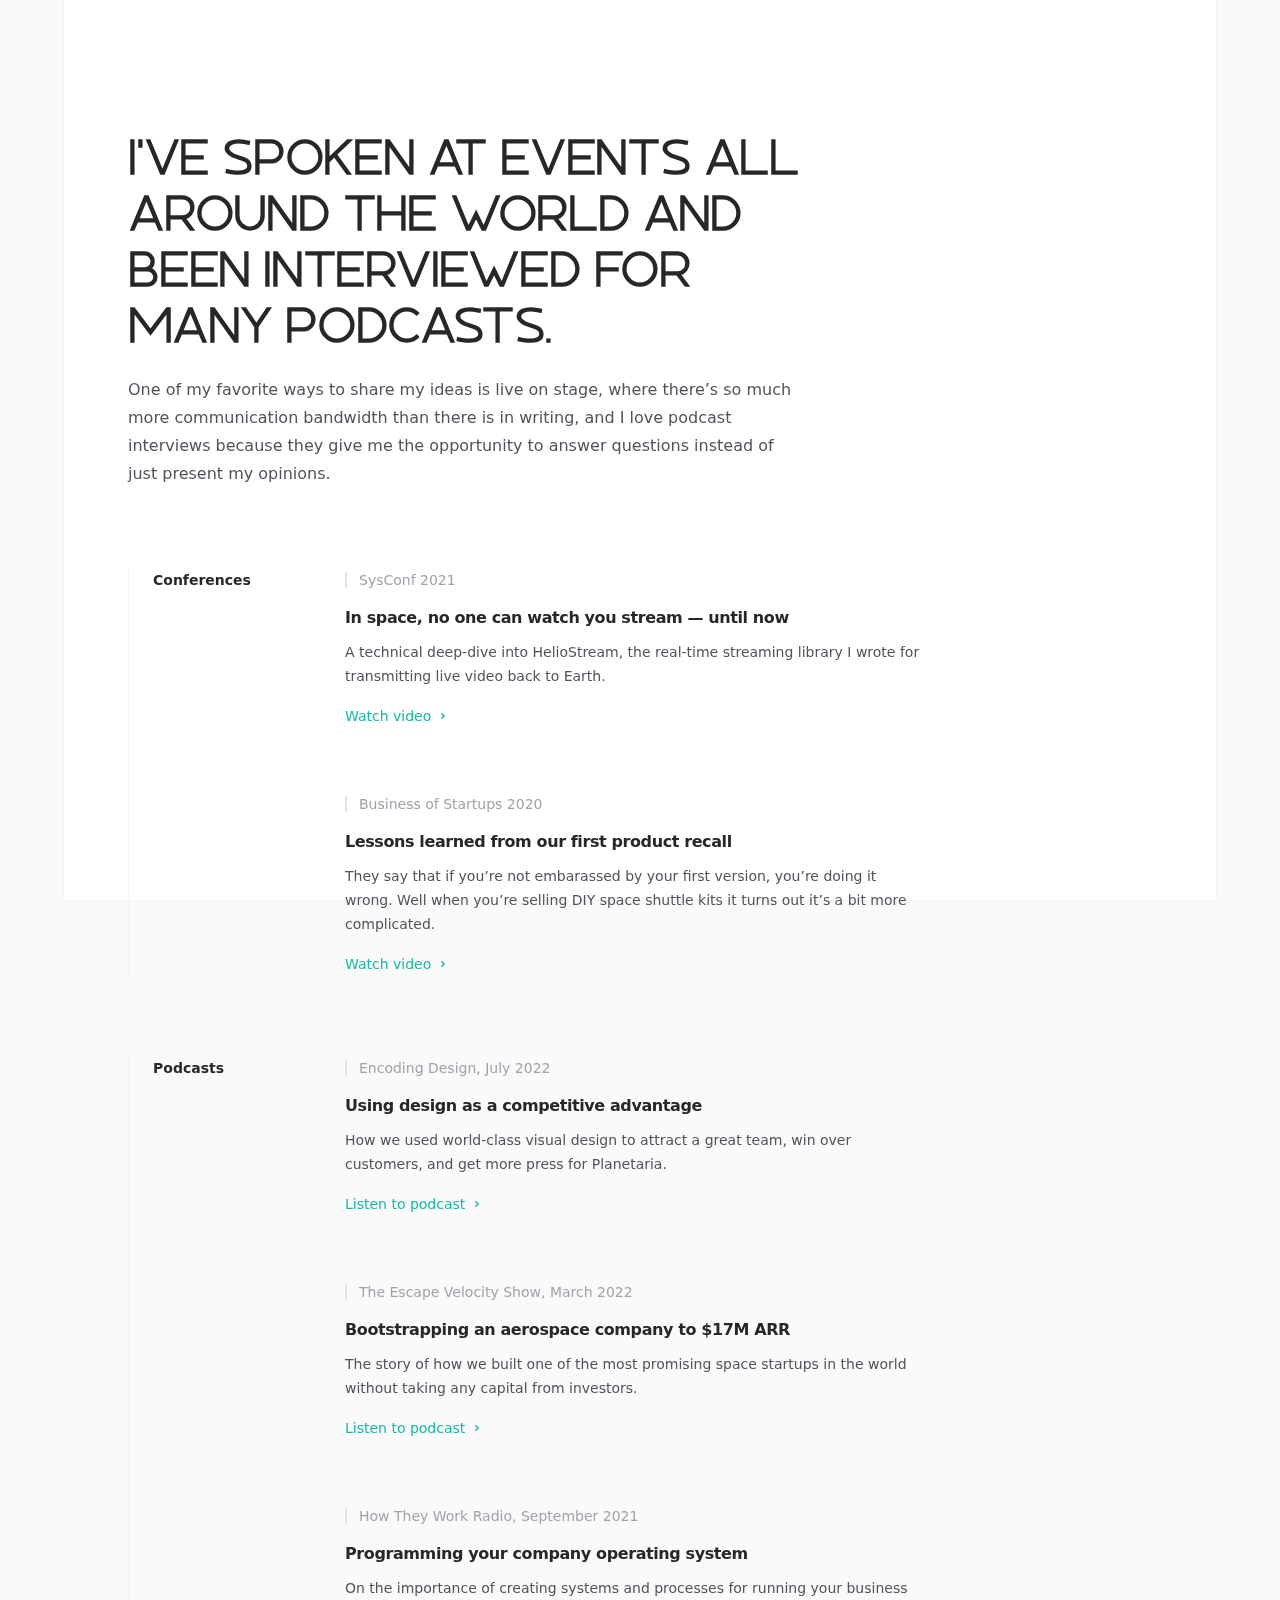
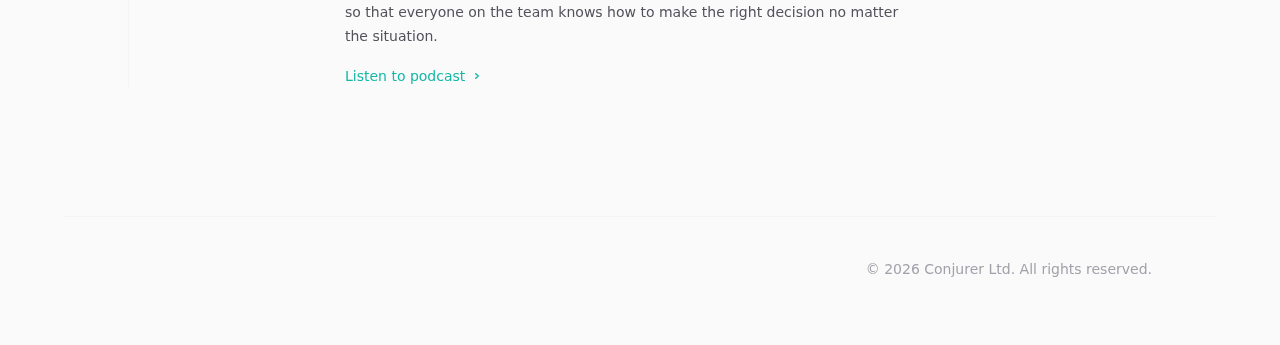
<file: speaking.html>
<!DOCTYPE html><html class="h-full antialiased" lang="en"><head><meta charSet="utf-8"/><meta name="viewport" content="width=device-width"/><title>Speaking - Spencer Sharp</title><meta name="description" content="I’ve spoken at events all around the world and been interviewed for many podcasts."/><meta name="next-head-count" content="4"/><script>
  let darkModeMediaQuery = window.matchMedia('(prefers-color-scheme: dark)')

  updateMode()
  darkModeMediaQuery.addEventListener('change', updateModeWithoutTransitions)
  window.addEventListener('storage', updateModeWithoutTransitions)

  function updateMode() {
    let isSystemDarkMode = darkModeMediaQuery.matches
    let isDarkMode = window.localStorage.isDarkMode === 'true' || (!('isDarkMode' in window.localStorage) && isSystemDarkMode)

    if (isDarkMode) {
      document.documentElement.classList.add('dark')
    } else {
      document.documentElement.classList.remove('dark')
    }

    if (isDarkMode === isSystemDarkMode) {
      delete window.localStorage.isDarkMode
    }
  }

  function disableTransitionsTemporarily() {
    document.documentElement.classList.add('[&_*]:!transition-none')
    window.setTimeout(() => {
      document.documentElement.classList.remove('[&_*]:!transition-none')
    }, 0)
  }

  function updateModeWithoutTransitions() {
    disableTransitionsTemporarily()
    updateMode()
  }
</script><link rel="alternate" type="application/rss+xml" href="https://conjurer.ai/rss/feed.xml"/><link rel="alternate" type="application/feed+json" href="https://conjurer.ai/rss/feed.json"/><link rel="preload" href="/_next/static/css/0dec0710fcadd613.css" as="style"/><link rel="stylesheet" href="/_next/static/css/0dec0710fcadd613.css" data-n-g=""/><noscript data-n-css=""></noscript><script defer="" nomodule="" src="/_next/static/chunks/polyfills-c67a75d1b6f99dc8.js"></script><script src="/_next/static/chunks/webpack-b8f8d6679aaa5f42.js" defer=""></script><script src="/_next/static/chunks/framework-3b5a00d5d7e8d93b.js" defer=""></script><script src="/_next/static/chunks/main-a1df4e305e4c1ad8.js" defer=""></script><script src="/_next/static/chunks/pages/_app-d1985832e4b7448f.js" defer=""></script><script src="/_next/static/chunks/pages/speaking-b378579f8483dace.js" defer=""></script><script src="/_next/static/p2wUmYlHVxUnP54MUjkoR/_buildManifest.js" defer=""></script><script src="/_next/static/p2wUmYlHVxUnP54MUjkoR/_ssgManifest.js" defer=""></script></head><body class="flex h-full flex-col bg-zinc-50 dark:bg-black"><div id="__next"><div class="fixed inset-0 flex justify-center sm:px-8"><div class="flex w-full max-w-7xl lg:px-8"><div class="w-full bg-white ring-1 ring-zinc-100 dark:bg-zinc-900 dark:ring-zinc-300/20"></div></div></div><div class="relative"><main><div class="sm:px-8 mt-16 sm:mt-32"><div class="mx-auto max-w-7xl lg:px-8"><div class="relative px-4 sm:px-8 lg:px-12"><div class="mx-auto max-w-2xl lg:max-w-5xl"><header class="max-w-2xl"><h1 class="text-4xl font-bold tracking-tight text-zinc-800 dark:text-zinc-100 sm:text-5xl">I’ve spoken at events all around the world and been interviewed for many podcasts.</h1><p class="mt-6 text-base text-zinc-600 dark:text-zinc-400">One of my favorite ways to share my ideas is live on stage, where there’s so much more communication bandwidth than there is in writing, and I love podcast interviews because they give me the opportunity to answer questions instead of just present my opinions.</p></header><div class="mt-16 sm:mt-20"><div class="space-y-20"><section aria-labelledby=":R6j6:" class="md:border-l md:border-zinc-100 md:pl-6 md:dark:border-zinc-700/40"><div class="grid max-w-3xl grid-cols-1 items-baseline gap-y-8 md:grid-cols-4"><h2 id=":R6j6:" class="text-sm font-semibold text-zinc-800 dark:text-zinc-100">Conferences</h2><div class="md:col-span-3"><div class="space-y-16"><article class="group relative flex flex-col items-start"><h3 class="text-base font-semibold tracking-tight text-zinc-800 dark:text-zinc-100"><div class="absolute -inset-y-6 -inset-x-4 z-0 scale-95 bg-zinc-50 opacity-0 transition group-hover:scale-100 group-hover:opacity-100 dark:bg-zinc-800/50 sm:-inset-x-6 sm:rounded-2xl"></div><a href="/speaking#"><span class="absolute -inset-y-6 -inset-x-4 z-20 sm:-inset-x-6 sm:rounded-2xl"></span><span class="relative z-10">In space, no one can watch you stream — until now</span></a></h3><p class="relative z-10 order-first mb-3 flex items-center text-sm text-zinc-400 dark:text-zinc-500 pl-3.5"><span class="absolute inset-y-0 left-0 flex items-center" aria-hidden="true"><span class="h-4 w-0.5 rounded-full bg-zinc-200 dark:bg-zinc-500"></span></span>SysConf 2021</p><p class="relative z-10 mt-2 text-sm text-zinc-600 dark:text-zinc-400">A technical deep-dive into HelioStream, the real-time streaming library I wrote for transmitting live video back to Earth.</p><div aria-hidden="true" class="relative z-10 mt-4 flex items-center text-sm font-medium text-teal-500">Watch video<svg viewBox="0 0 16 16" fill="none" aria-hidden="true" class="ml-1 h-4 w-4 stroke-current"><path d="M6.75 5.75 9.25 8l-2.5 2.25" stroke-width="1.5" stroke-linecap="round" stroke-linejoin="round"></path></svg></div></article><article class="group relative flex flex-col items-start"><h3 class="text-base font-semibold tracking-tight text-zinc-800 dark:text-zinc-100"><div class="absolute -inset-y-6 -inset-x-4 z-0 scale-95 bg-zinc-50 opacity-0 transition group-hover:scale-100 group-hover:opacity-100 dark:bg-zinc-800/50 sm:-inset-x-6 sm:rounded-2xl"></div><a href="/speaking#"><span class="absolute -inset-y-6 -inset-x-4 z-20 sm:-inset-x-6 sm:rounded-2xl"></span><span class="relative z-10">Lessons learned from our first product recall</span></a></h3><p class="relative z-10 order-first mb-3 flex items-center text-sm text-zinc-400 dark:text-zinc-500 pl-3.5"><span class="absolute inset-y-0 left-0 flex items-center" aria-hidden="true"><span class="h-4 w-0.5 rounded-full bg-zinc-200 dark:bg-zinc-500"></span></span>Business of Startups 2020</p><p class="relative z-10 mt-2 text-sm text-zinc-600 dark:text-zinc-400">They say that if you’re not embarassed by your first version, you’re doing it wrong. Well when you’re selling DIY space shuttle kits it turns out it’s a bit more complicated.</p><div aria-hidden="true" class="relative z-10 mt-4 flex items-center text-sm font-medium text-teal-500">Watch video<svg viewBox="0 0 16 16" fill="none" aria-hidden="true" class="ml-1 h-4 w-4 stroke-current"><path d="M6.75 5.75 9.25 8l-2.5 2.25" stroke-width="1.5" stroke-linecap="round" stroke-linejoin="round"></path></svg></div></article></div></div></div></section><section aria-labelledby=":Raj6:" class="md:border-l md:border-zinc-100 md:pl-6 md:dark:border-zinc-700/40"><div class="grid max-w-3xl grid-cols-1 items-baseline gap-y-8 md:grid-cols-4"><h2 id=":Raj6:" class="text-sm font-semibold text-zinc-800 dark:text-zinc-100">Podcasts</h2><div class="md:col-span-3"><div class="space-y-16"><article class="group relative flex flex-col items-start"><h3 class="text-base font-semibold tracking-tight text-zinc-800 dark:text-zinc-100"><div class="absolute -inset-y-6 -inset-x-4 z-0 scale-95 bg-zinc-50 opacity-0 transition group-hover:scale-100 group-hover:opacity-100 dark:bg-zinc-800/50 sm:-inset-x-6 sm:rounded-2xl"></div><a href="/speaking#"><span class="absolute -inset-y-6 -inset-x-4 z-20 sm:-inset-x-6 sm:rounded-2xl"></span><span class="relative z-10">Using design as a competitive advantage</span></a></h3><p class="relative z-10 order-first mb-3 flex items-center text-sm text-zinc-400 dark:text-zinc-500 pl-3.5"><span class="absolute inset-y-0 left-0 flex items-center" aria-hidden="true"><span class="h-4 w-0.5 rounded-full bg-zinc-200 dark:bg-zinc-500"></span></span>Encoding Design, July 2022</p><p class="relative z-10 mt-2 text-sm text-zinc-600 dark:text-zinc-400">How we used world-class visual design to attract a great team, win over customers, and get more press for Planetaria.</p><div aria-hidden="true" class="relative z-10 mt-4 flex items-center text-sm font-medium text-teal-500">Listen to podcast<svg viewBox="0 0 16 16" fill="none" aria-hidden="true" class="ml-1 h-4 w-4 stroke-current"><path d="M6.75 5.75 9.25 8l-2.5 2.25" stroke-width="1.5" stroke-linecap="round" stroke-linejoin="round"></path></svg></div></article><article class="group relative flex flex-col items-start"><h3 class="text-base font-semibold tracking-tight text-zinc-800 dark:text-zinc-100"><div class="absolute -inset-y-6 -inset-x-4 z-0 scale-95 bg-zinc-50 opacity-0 transition group-hover:scale-100 group-hover:opacity-100 dark:bg-zinc-800/50 sm:-inset-x-6 sm:rounded-2xl"></div><a href="/speaking#"><span class="absolute -inset-y-6 -inset-x-4 z-20 sm:-inset-x-6 sm:rounded-2xl"></span><span class="relative z-10">Bootstrapping an aerospace company to $17M ARR</span></a></h3><p class="relative z-10 order-first mb-3 flex items-center text-sm text-zinc-400 dark:text-zinc-500 pl-3.5"><span class="absolute inset-y-0 left-0 flex items-center" aria-hidden="true"><span class="h-4 w-0.5 rounded-full bg-zinc-200 dark:bg-zinc-500"></span></span>The Escape Velocity Show, March 2022</p><p class="relative z-10 mt-2 text-sm text-zinc-600 dark:text-zinc-400">The story of how we built one of the most promising space startups in the world without taking any capital from investors.</p><div aria-hidden="true" class="relative z-10 mt-4 flex items-center text-sm font-medium text-teal-500">Listen to podcast<svg viewBox="0 0 16 16" fill="none" aria-hidden="true" class="ml-1 h-4 w-4 stroke-current"><path d="M6.75 5.75 9.25 8l-2.5 2.25" stroke-width="1.5" stroke-linecap="round" stroke-linejoin="round"></path></svg></div></article><article class="group relative flex flex-col items-start"><h3 class="text-base font-semibold tracking-tight text-zinc-800 dark:text-zinc-100"><div class="absolute -inset-y-6 -inset-x-4 z-0 scale-95 bg-zinc-50 opacity-0 transition group-hover:scale-100 group-hover:opacity-100 dark:bg-zinc-800/50 sm:-inset-x-6 sm:rounded-2xl"></div><a href="/speaking#"><span class="absolute -inset-y-6 -inset-x-4 z-20 sm:-inset-x-6 sm:rounded-2xl"></span><span class="relative z-10">Programming your company operating system</span></a></h3><p class="relative z-10 order-first mb-3 flex items-center text-sm text-zinc-400 dark:text-zinc-500 pl-3.5"><span class="absolute inset-y-0 left-0 flex items-center" aria-hidden="true"><span class="h-4 w-0.5 rounded-full bg-zinc-200 dark:bg-zinc-500"></span></span>How They Work Radio, September 2021</p><p class="relative z-10 mt-2 text-sm text-zinc-600 dark:text-zinc-400">On the importance of creating systems and processes for running your business so that everyone on the team knows how to make the right decision no matter the situation.</p><div aria-hidden="true" class="relative z-10 mt-4 flex items-center text-sm font-medium text-teal-500">Listen to podcast<svg viewBox="0 0 16 16" fill="none" aria-hidden="true" class="ml-1 h-4 w-4 stroke-current"><path d="M6.75 5.75 9.25 8l-2.5 2.25" stroke-width="1.5" stroke-linecap="round" stroke-linejoin="round"></path></svg></div></article></div></div></div></section></div></div></div></div></div></div></main><footer class="mt-32"><div class="sm:px-8"><div class="mx-auto max-w-7xl lg:px-8"><div class="border-t border-zinc-100 pt-10 pb-16 dark:border-zinc-700/40"><div class="relative px-4 sm:px-8 lg:px-12"><div class="mx-auto max-w-2xl lg:max-w-5xl"><p class="text-right text-sm text-zinc-400 dark:text-zinc-500">© <!-- -->2023<!-- --> Conjurer Ltd. All rights reserved.</p></div></div></div></div></div></footer></div></div><script id="__NEXT_DATA__" type="application/json">{"props":{"pageProps":{}},"page":"/speaking","query":{},"buildId":"p2wUmYlHVxUnP54MUjkoR","nextExport":true,"autoExport":true,"isFallback":false,"scriptLoader":[]}</script></body></html>
</file>
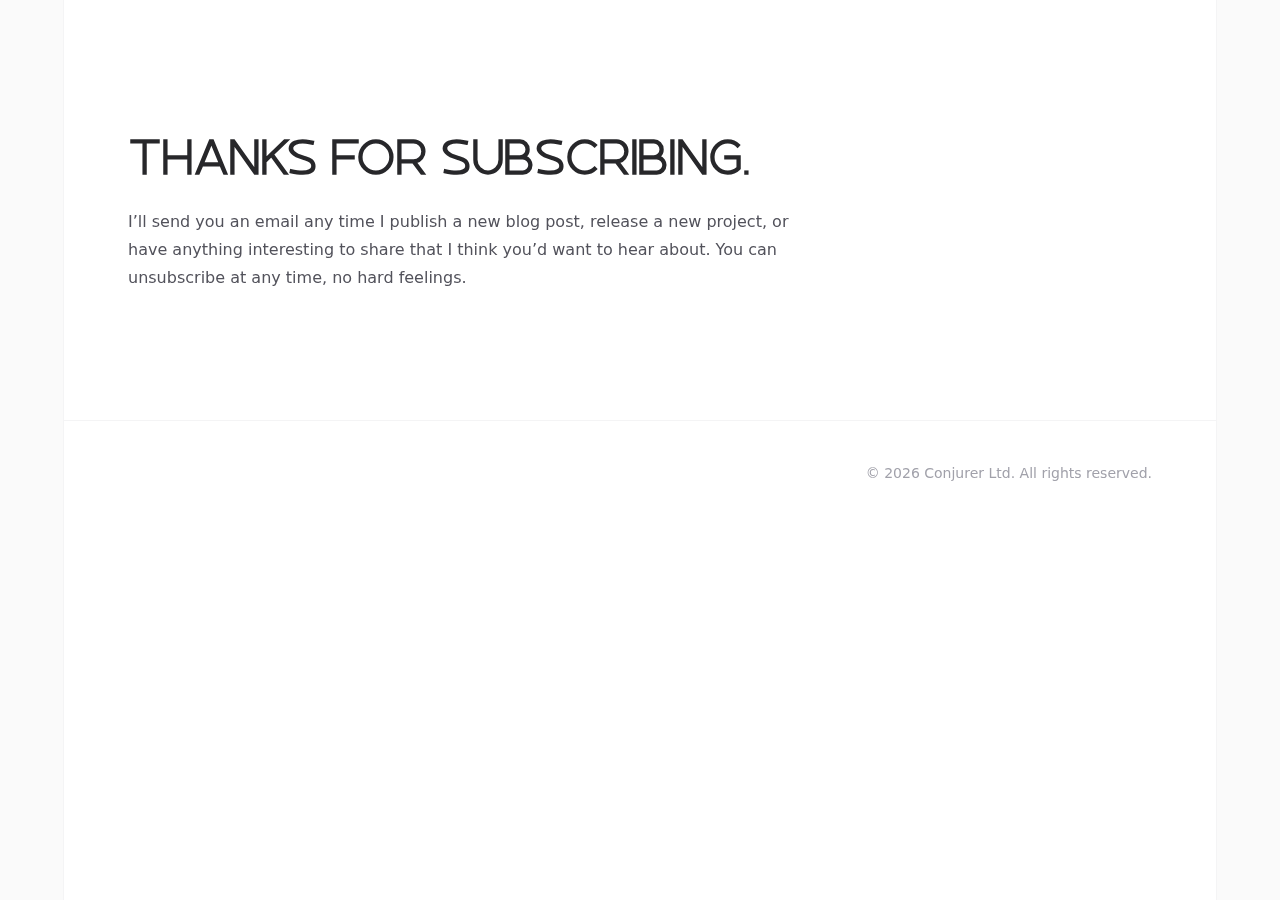
<file: thank-you.html>
<!DOCTYPE html><html class="h-full antialiased" lang="en"><head><meta charSet="utf-8"/><meta name="viewport" content="width=device-width"/><title>You’re subscribed - Spencer Sharp</title><meta name="description" content="Thanks for subscribing to my newsletter."/><meta name="next-head-count" content="4"/><script>
  let darkModeMediaQuery = window.matchMedia('(prefers-color-scheme: dark)')

  updateMode()
  darkModeMediaQuery.addEventListener('change', updateModeWithoutTransitions)
  window.addEventListener('storage', updateModeWithoutTransitions)

  function updateMode() {
    let isSystemDarkMode = darkModeMediaQuery.matches
    let isDarkMode = window.localStorage.isDarkMode === 'true' || (!('isDarkMode' in window.localStorage) && isSystemDarkMode)

    if (isDarkMode) {
      document.documentElement.classList.add('dark')
    } else {
      document.documentElement.classList.remove('dark')
    }

    if (isDarkMode === isSystemDarkMode) {
      delete window.localStorage.isDarkMode
    }
  }

  function disableTransitionsTemporarily() {
    document.documentElement.classList.add('[&_*]:!transition-none')
    window.setTimeout(() => {
      document.documentElement.classList.remove('[&_*]:!transition-none')
    }, 0)
  }

  function updateModeWithoutTransitions() {
    disableTransitionsTemporarily()
    updateMode()
  }
</script><link rel="alternate" type="application/rss+xml" href="https://conjurer.ai/rss/feed.xml"/><link rel="alternate" type="application/feed+json" href="https://conjurer.ai/rss/feed.json"/><link rel="preload" href="/_next/static/css/0dec0710fcadd613.css" as="style"/><link rel="stylesheet" href="/_next/static/css/0dec0710fcadd613.css" data-n-g=""/><noscript data-n-css=""></noscript><script defer="" nomodule="" src="/_next/static/chunks/polyfills-c67a75d1b6f99dc8.js"></script><script src="/_next/static/chunks/webpack-b8f8d6679aaa5f42.js" defer=""></script><script src="/_next/static/chunks/framework-3b5a00d5d7e8d93b.js" defer=""></script><script src="/_next/static/chunks/main-a1df4e305e4c1ad8.js" defer=""></script><script src="/_next/static/chunks/pages/_app-d1985832e4b7448f.js" defer=""></script><script src="/_next/static/chunks/pages/thank-you-40c10660ec5d3dba.js" defer=""></script><script src="/_next/static/p2wUmYlHVxUnP54MUjkoR/_buildManifest.js" defer=""></script><script src="/_next/static/p2wUmYlHVxUnP54MUjkoR/_ssgManifest.js" defer=""></script></head><body class="flex h-full flex-col bg-zinc-50 dark:bg-black"><div id="__next"><div class="fixed inset-0 flex justify-center sm:px-8"><div class="flex w-full max-w-7xl lg:px-8"><div class="w-full bg-white ring-1 ring-zinc-100 dark:bg-zinc-900 dark:ring-zinc-300/20"></div></div></div><div class="relative"><main><div class="sm:px-8 mt-16 sm:mt-32"><div class="mx-auto max-w-7xl lg:px-8"><div class="relative px-4 sm:px-8 lg:px-12"><div class="mx-auto max-w-2xl lg:max-w-5xl"><header class="max-w-2xl"><h1 class="text-4xl font-bold tracking-tight text-zinc-800 dark:text-zinc-100 sm:text-5xl">Thanks for subscribing.</h1><p class="mt-6 text-base text-zinc-600 dark:text-zinc-400">I’ll send you an email any time I publish a new blog post, release a new project, or have anything interesting to share that I think you’d want to hear about. You can unsubscribe at any time, no hard feelings.</p></header><div class="mt-16 sm:mt-20"></div></div></div></div></div></main><footer class="mt-32"><div class="sm:px-8"><div class="mx-auto max-w-7xl lg:px-8"><div class="border-t border-zinc-100 pt-10 pb-16 dark:border-zinc-700/40"><div class="relative px-4 sm:px-8 lg:px-12"><div class="mx-auto max-w-2xl lg:max-w-5xl"><p class="text-right text-sm text-zinc-400 dark:text-zinc-500">© <!-- -->2023<!-- --> Conjurer Ltd. All rights reserved.</p></div></div></div></div></div></footer></div></div><script id="__NEXT_DATA__" type="application/json">{"props":{"pageProps":{}},"page":"/thank-you","query":{},"buildId":"p2wUmYlHVxUnP54MUjkoR","nextExport":true,"autoExport":true,"isFallback":false,"scriptLoader":[]}</script></body></html>
</file>
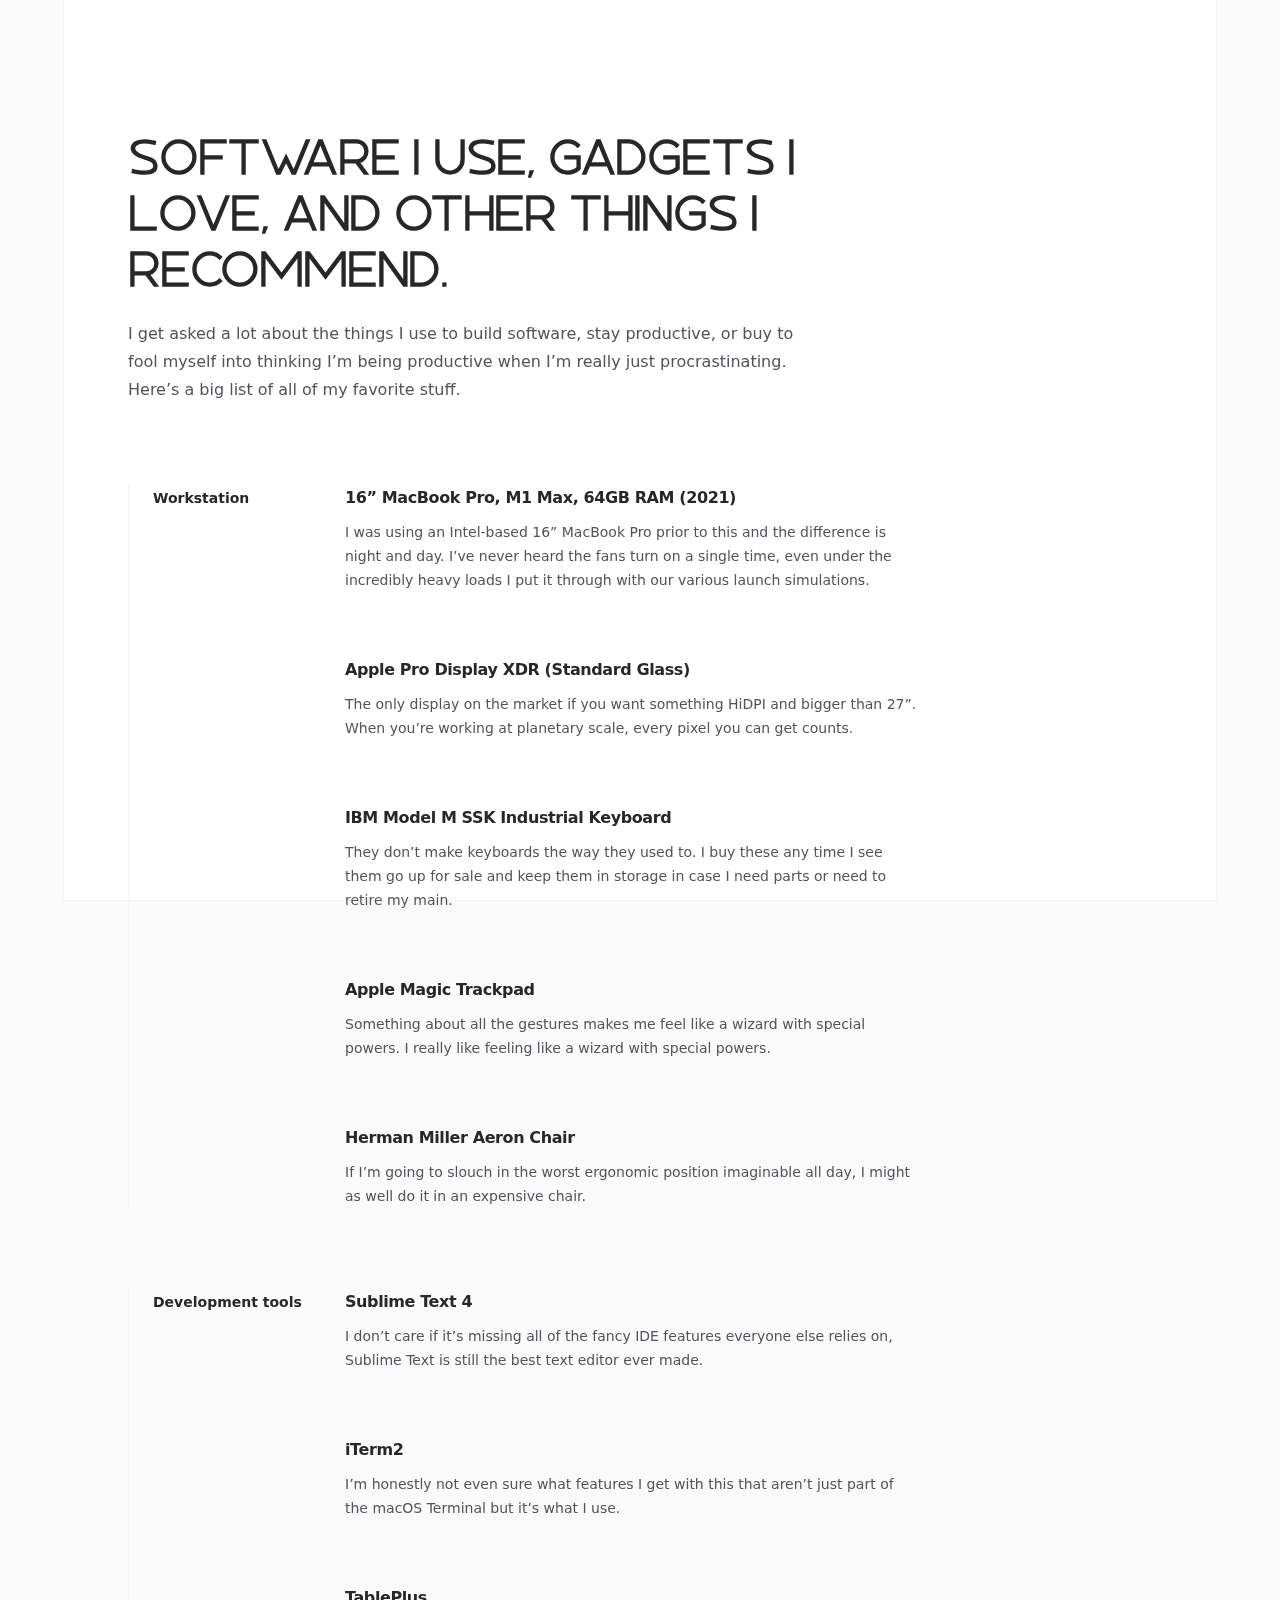
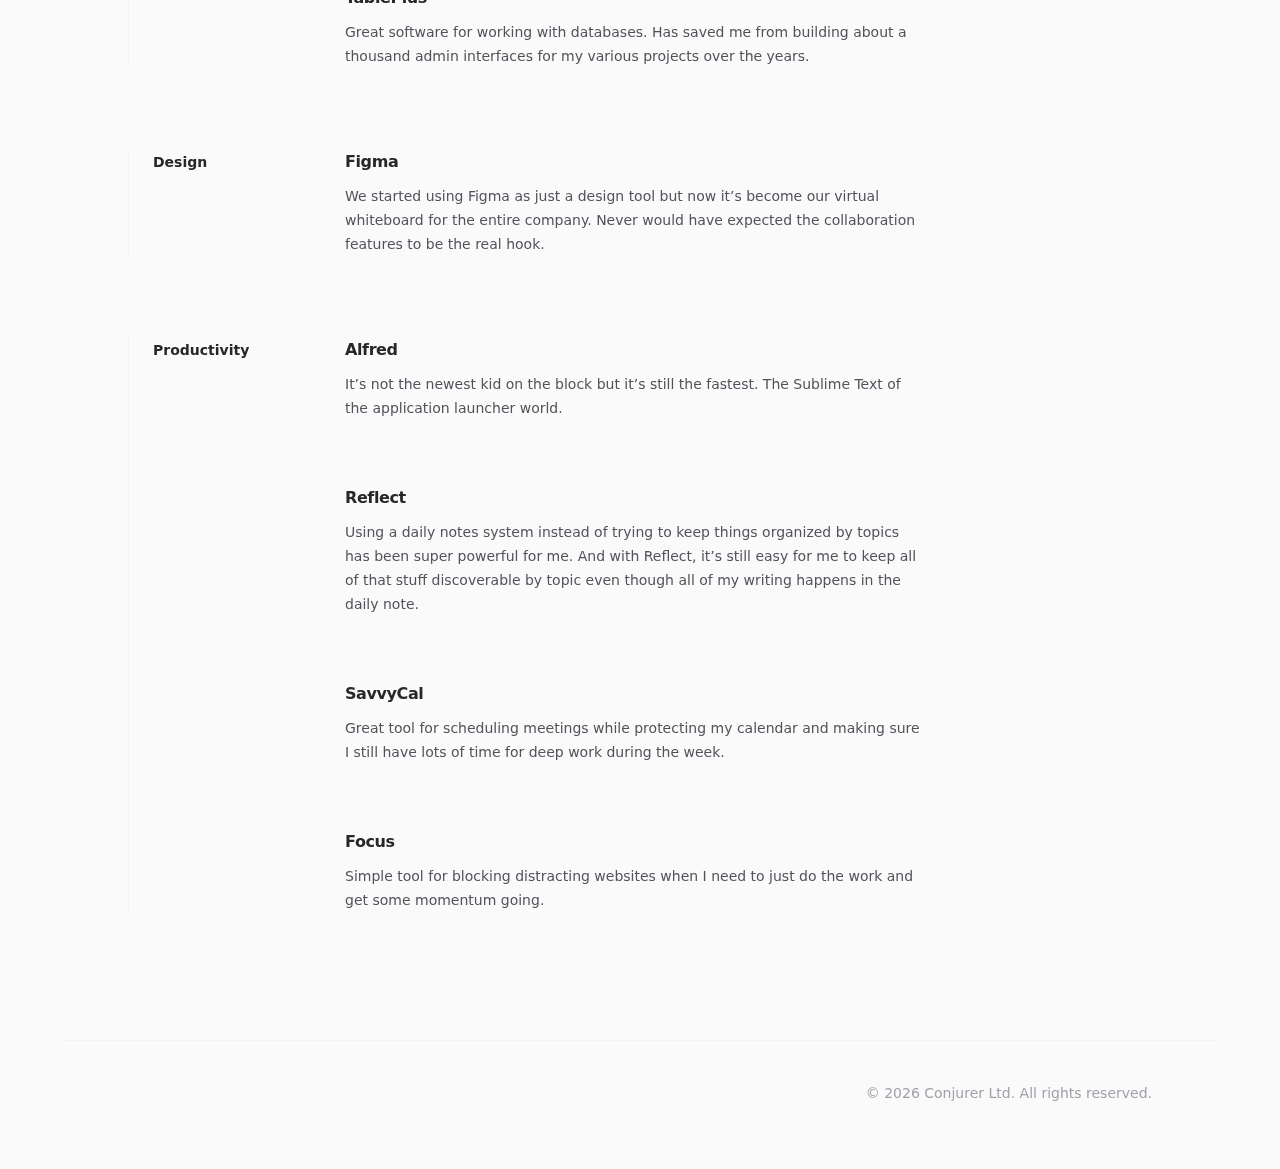
<file: uses.html>
<!DOCTYPE html><html class="h-full antialiased" lang="en"><head><meta charSet="utf-8"/><meta name="viewport" content="width=device-width"/><title>Uses - Spencer Sharp</title><meta name="description" content="Software I use, gadgets I love, and other things I recommend."/><meta name="next-head-count" content="4"/><script>
  let darkModeMediaQuery = window.matchMedia('(prefers-color-scheme: dark)')

  updateMode()
  darkModeMediaQuery.addEventListener('change', updateModeWithoutTransitions)
  window.addEventListener('storage', updateModeWithoutTransitions)

  function updateMode() {
    let isSystemDarkMode = darkModeMediaQuery.matches
    let isDarkMode = window.localStorage.isDarkMode === 'true' || (!('isDarkMode' in window.localStorage) && isSystemDarkMode)

    if (isDarkMode) {
      document.documentElement.classList.add('dark')
    } else {
      document.documentElement.classList.remove('dark')
    }

    if (isDarkMode === isSystemDarkMode) {
      delete window.localStorage.isDarkMode
    }
  }

  function disableTransitionsTemporarily() {
    document.documentElement.classList.add('[&_*]:!transition-none')
    window.setTimeout(() => {
      document.documentElement.classList.remove('[&_*]:!transition-none')
    }, 0)
  }

  function updateModeWithoutTransitions() {
    disableTransitionsTemporarily()
    updateMode()
  }
</script><link rel="alternate" type="application/rss+xml" href="https://conjurer.ai/rss/feed.xml"/><link rel="alternate" type="application/feed+json" href="https://conjurer.ai/rss/feed.json"/><link rel="preload" href="/_next/static/css/0dec0710fcadd613.css" as="style"/><link rel="stylesheet" href="/_next/static/css/0dec0710fcadd613.css" data-n-g=""/><noscript data-n-css=""></noscript><script defer="" nomodule="" src="/_next/static/chunks/polyfills-c67a75d1b6f99dc8.js"></script><script src="/_next/static/chunks/webpack-b8f8d6679aaa5f42.js" defer=""></script><script src="/_next/static/chunks/framework-3b5a00d5d7e8d93b.js" defer=""></script><script src="/_next/static/chunks/main-a1df4e305e4c1ad8.js" defer=""></script><script src="/_next/static/chunks/pages/_app-d1985832e4b7448f.js" defer=""></script><script src="/_next/static/chunks/pages/uses-01df54aa4dd331d7.js" defer=""></script><script src="/_next/static/p2wUmYlHVxUnP54MUjkoR/_buildManifest.js" defer=""></script><script src="/_next/static/p2wUmYlHVxUnP54MUjkoR/_ssgManifest.js" defer=""></script></head><body class="flex h-full flex-col bg-zinc-50 dark:bg-black"><div id="__next"><div class="fixed inset-0 flex justify-center sm:px-8"><div class="flex w-full max-w-7xl lg:px-8"><div class="w-full bg-white ring-1 ring-zinc-100 dark:bg-zinc-900 dark:ring-zinc-300/20"></div></div></div><div class="relative"><main><div class="sm:px-8 mt-16 sm:mt-32"><div class="mx-auto max-w-7xl lg:px-8"><div class="relative px-4 sm:px-8 lg:px-12"><div class="mx-auto max-w-2xl lg:max-w-5xl"><header class="max-w-2xl"><h1 class="text-4xl font-bold tracking-tight text-zinc-800 dark:text-zinc-100 sm:text-5xl">Software I use, gadgets I love, and other things I recommend.</h1><p class="mt-6 text-base text-zinc-600 dark:text-zinc-400">I get asked a lot about the things I use to build software, stay productive, or buy to fool myself into thinking I’m being productive when I’m really just procrastinating. Here’s a big list of all of my favorite stuff.</p></header><div class="mt-16 sm:mt-20"><div class="space-y-20"><section aria-labelledby=":R6j6:" class="md:border-l md:border-zinc-100 md:pl-6 md:dark:border-zinc-700/40"><div class="grid max-w-3xl grid-cols-1 items-baseline gap-y-8 md:grid-cols-4"><h2 id=":R6j6:" class="text-sm font-semibold text-zinc-800 dark:text-zinc-100">Workstation</h2><div class="md:col-span-3"><ul role="list" class="space-y-16"><li class="group relative flex flex-col items-start"><h3 class="text-base font-semibold tracking-tight text-zinc-800 dark:text-zinc-100">16” MacBook Pro, M1 Max, 64GB RAM (2021)</h3><p class="relative z-10 mt-2 text-sm text-zinc-600 dark:text-zinc-400">I was using an Intel-based 16” MacBook Pro prior to this and the difference is night and day. I’ve never heard the fans turn on a single time, even under the incredibly heavy loads I put it through with our various launch simulations.</p></li><li class="group relative flex flex-col items-start"><h3 class="text-base font-semibold tracking-tight text-zinc-800 dark:text-zinc-100">Apple Pro Display XDR (Standard Glass)</h3><p class="relative z-10 mt-2 text-sm text-zinc-600 dark:text-zinc-400">The only display on the market if you want something HiDPI and bigger than 27”. When you’re working at planetary scale, every pixel you can get counts.</p></li><li class="group relative flex flex-col items-start"><h3 class="text-base font-semibold tracking-tight text-zinc-800 dark:text-zinc-100">IBM Model M SSK Industrial Keyboard</h3><p class="relative z-10 mt-2 text-sm text-zinc-600 dark:text-zinc-400">They don’t make keyboards the way they used to. I buy these any time I see them go up for sale and keep them in storage in case I need parts or need to retire my main.</p></li><li class="group relative flex flex-col items-start"><h3 class="text-base font-semibold tracking-tight text-zinc-800 dark:text-zinc-100">Apple Magic Trackpad</h3><p class="relative z-10 mt-2 text-sm text-zinc-600 dark:text-zinc-400">Something about all the gestures makes me feel like a wizard with special powers. I really like feeling like a wizard with special powers.</p></li><li class="group relative flex flex-col items-start"><h3 class="text-base font-semibold tracking-tight text-zinc-800 dark:text-zinc-100">Herman Miller Aeron Chair</h3><p class="relative z-10 mt-2 text-sm text-zinc-600 dark:text-zinc-400">If I’m going to slouch in the worst ergonomic position imaginable all day, I might as well do it in an expensive chair.</p></li></ul></div></div></section><section aria-labelledby=":Raj6:" class="md:border-l md:border-zinc-100 md:pl-6 md:dark:border-zinc-700/40"><div class="grid max-w-3xl grid-cols-1 items-baseline gap-y-8 md:grid-cols-4"><h2 id=":Raj6:" class="text-sm font-semibold text-zinc-800 dark:text-zinc-100">Development tools</h2><div class="md:col-span-3"><ul role="list" class="space-y-16"><li class="group relative flex flex-col items-start"><h3 class="text-base font-semibold tracking-tight text-zinc-800 dark:text-zinc-100">Sublime Text 4</h3><p class="relative z-10 mt-2 text-sm text-zinc-600 dark:text-zinc-400">I don’t care if it’s missing all of the fancy IDE features everyone else relies on, Sublime Text is still the best text editor ever made.</p></li><li class="group relative flex flex-col items-start"><h3 class="text-base font-semibold tracking-tight text-zinc-800 dark:text-zinc-100">iTerm2</h3><p class="relative z-10 mt-2 text-sm text-zinc-600 dark:text-zinc-400">I’m honestly not even sure what features I get with this that aren’t just part of the macOS Terminal but it’s what I use.</p></li><li class="group relative flex flex-col items-start"><h3 class="text-base font-semibold tracking-tight text-zinc-800 dark:text-zinc-100">TablePlus</h3><p class="relative z-10 mt-2 text-sm text-zinc-600 dark:text-zinc-400">Great software for working with databases. Has saved me from building about a thousand admin interfaces for my various projects over the years.</p></li></ul></div></div></section><section aria-labelledby=":Rej6:" class="md:border-l md:border-zinc-100 md:pl-6 md:dark:border-zinc-700/40"><div class="grid max-w-3xl grid-cols-1 items-baseline gap-y-8 md:grid-cols-4"><h2 id=":Rej6:" class="text-sm font-semibold text-zinc-800 dark:text-zinc-100">Design</h2><div class="md:col-span-3"><ul role="list" class="space-y-16"><li class="group relative flex flex-col items-start"><h3 class="text-base font-semibold tracking-tight text-zinc-800 dark:text-zinc-100">Figma</h3><p class="relative z-10 mt-2 text-sm text-zinc-600 dark:text-zinc-400">We started using Figma as just a design tool but now it’s become our virtual whiteboard for the entire company. Never would have expected the collaboration features to be the real hook.</p></li></ul></div></div></section><section aria-labelledby=":Rij6:" class="md:border-l md:border-zinc-100 md:pl-6 md:dark:border-zinc-700/40"><div class="grid max-w-3xl grid-cols-1 items-baseline gap-y-8 md:grid-cols-4"><h2 id=":Rij6:" class="text-sm font-semibold text-zinc-800 dark:text-zinc-100">Productivity</h2><div class="md:col-span-3"><ul role="list" class="space-y-16"><li class="group relative flex flex-col items-start"><h3 class="text-base font-semibold tracking-tight text-zinc-800 dark:text-zinc-100">Alfred</h3><p class="relative z-10 mt-2 text-sm text-zinc-600 dark:text-zinc-400">It’s not the newest kid on the block but it’s still the fastest. The Sublime Text of the application launcher world.</p></li><li class="group relative flex flex-col items-start"><h3 class="text-base font-semibold tracking-tight text-zinc-800 dark:text-zinc-100">Reflect</h3><p class="relative z-10 mt-2 text-sm text-zinc-600 dark:text-zinc-400">Using a daily notes system instead of trying to keep things organized by topics has been super powerful for me. And with Reflect, it’s still easy for me to keep all of that stuff discoverable by topic even though all of my writing happens in the daily note.</p></li><li class="group relative flex flex-col items-start"><h3 class="text-base font-semibold tracking-tight text-zinc-800 dark:text-zinc-100">SavvyCal</h3><p class="relative z-10 mt-2 text-sm text-zinc-600 dark:text-zinc-400">Great tool for scheduling meetings while protecting my calendar and making sure I still have lots of time for deep work during the week.</p></li><li class="group relative flex flex-col items-start"><h3 class="text-base font-semibold tracking-tight text-zinc-800 dark:text-zinc-100">Focus</h3><p class="relative z-10 mt-2 text-sm text-zinc-600 dark:text-zinc-400">Simple tool for blocking distracting websites when I need to just do the work and get some momentum going.</p></li></ul></div></div></section></div></div></div></div></div></div></main><footer class="mt-32"><div class="sm:px-8"><div class="mx-auto max-w-7xl lg:px-8"><div class="border-t border-zinc-100 pt-10 pb-16 dark:border-zinc-700/40"><div class="relative px-4 sm:px-8 lg:px-12"><div class="mx-auto max-w-2xl lg:max-w-5xl"><p class="text-right text-sm text-zinc-400 dark:text-zinc-500">© <!-- -->2023<!-- --> Conjurer Ltd. All rights reserved.</p></div></div></div></div></div></footer></div></div><script id="__NEXT_DATA__" type="application/json">{"props":{"pageProps":{}},"page":"/uses","query":{},"buildId":"p2wUmYlHVxUnP54MUjkoR","nextExport":true,"autoExport":true,"isFallback":false,"scriptLoader":[]}</script></body></html>
</file>
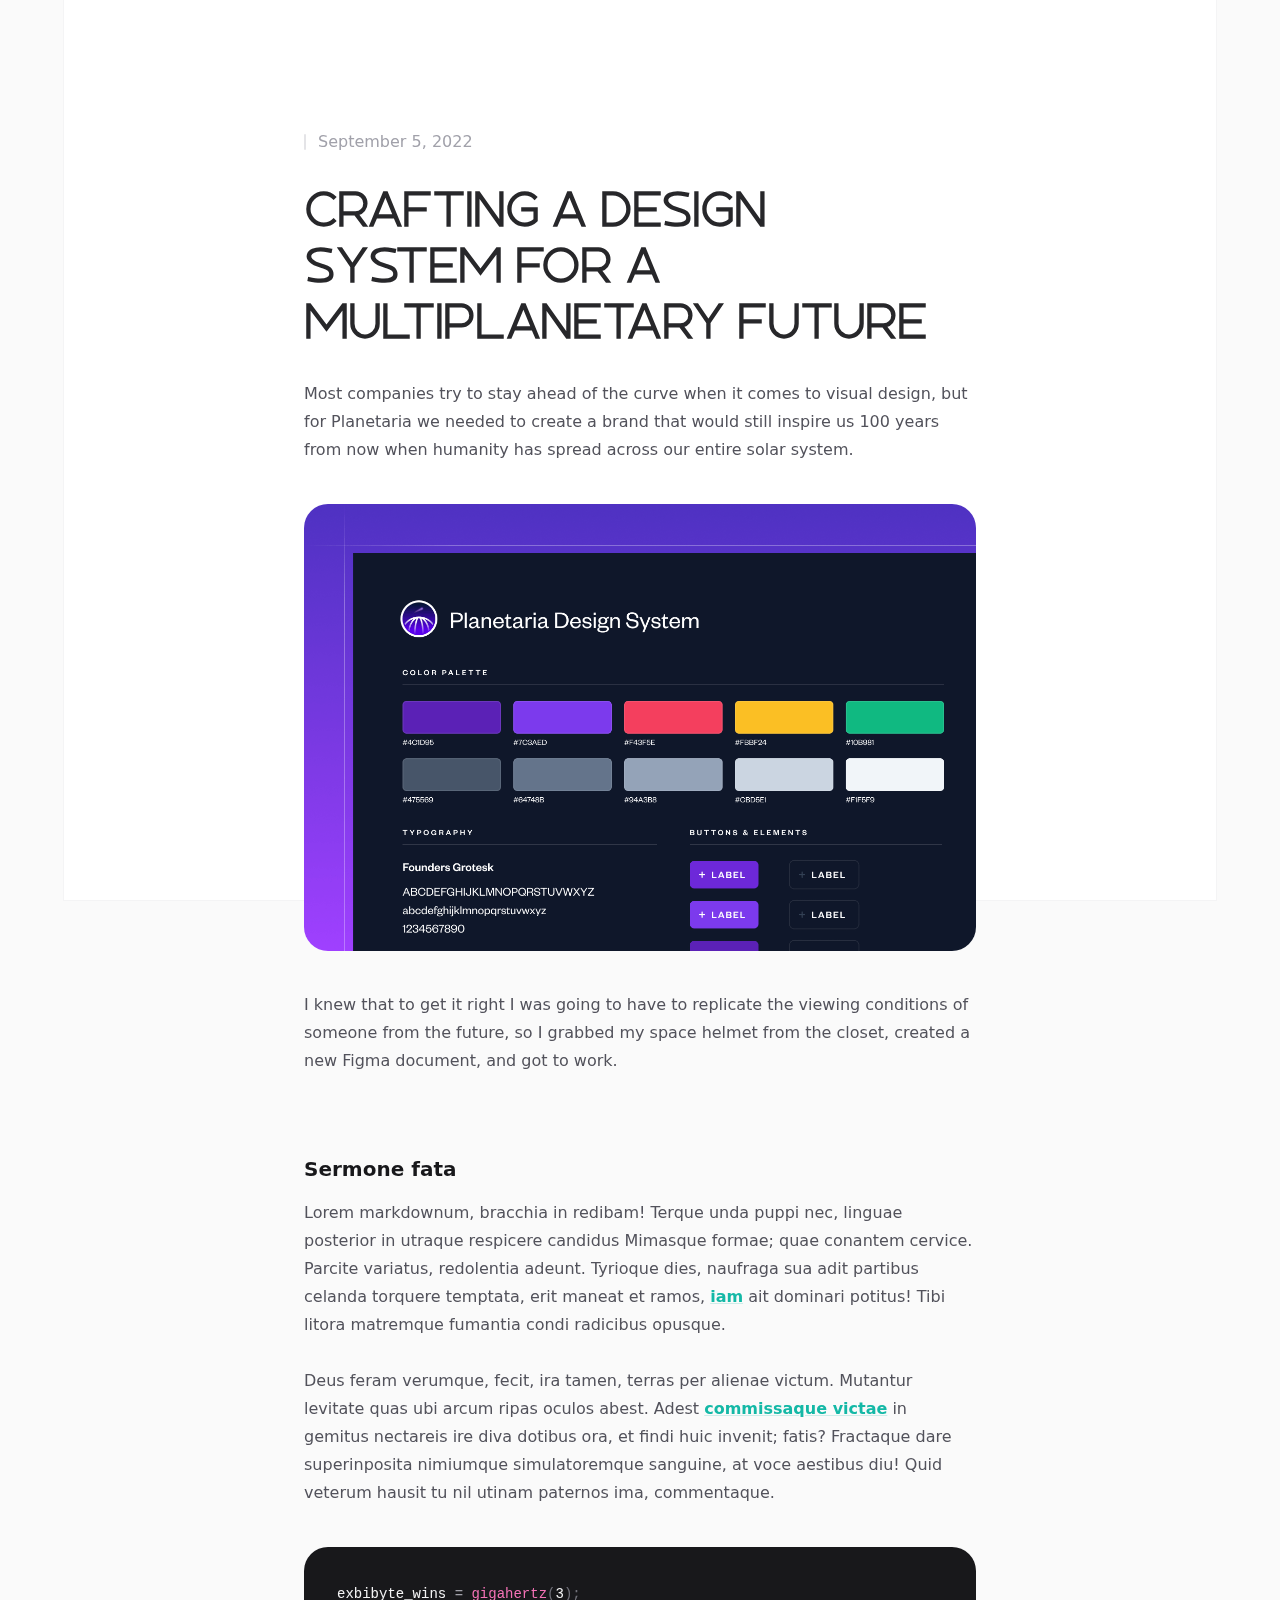
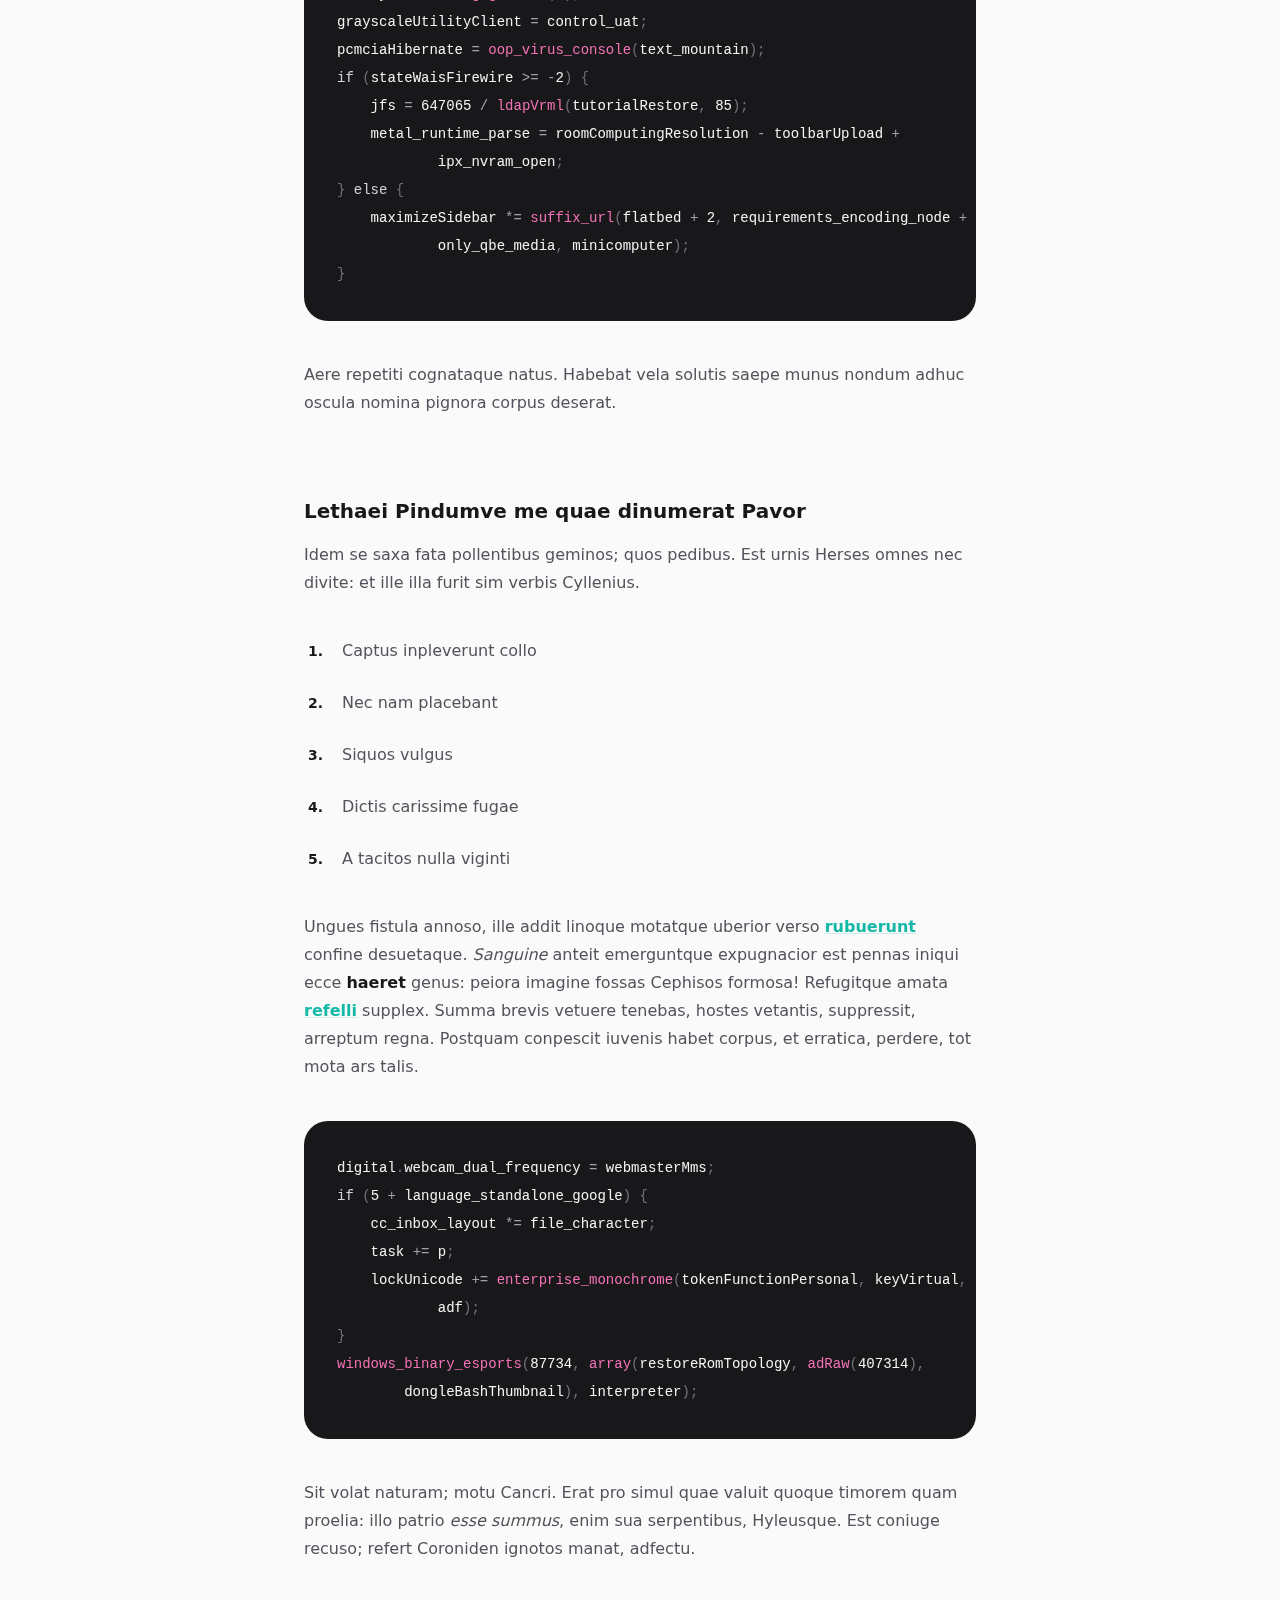
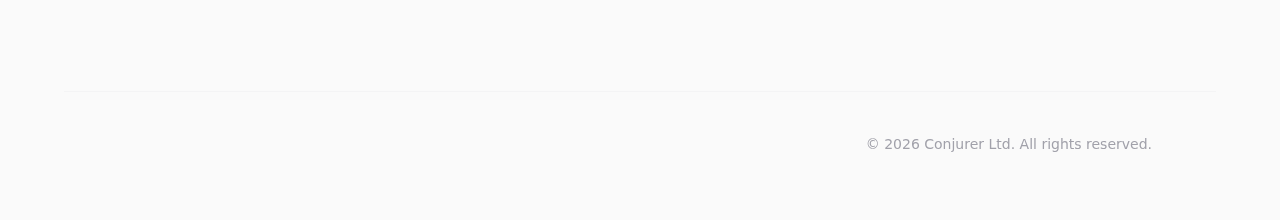
<file: articles/crafting-a-design-system-for-a-multiplanetary-future.html>
<!DOCTYPE html><html class="h-full antialiased" lang="en"><head><meta charSet="utf-8"/><meta name="viewport" content="width=device-width"/><title>Crafting a design system for a multiplanetary future - Spencer Sharp</title><meta name="description" content="Most companies try to stay ahead of the curve when it comes to visual design, but for Planetaria we needed to create a brand that would still inspire us 100 years from now when humanity has spread across our entire solar system."/><meta name="next-head-count" content="4"/><script>
  let darkModeMediaQuery = window.matchMedia('(prefers-color-scheme: dark)')

  updateMode()
  darkModeMediaQuery.addEventListener('change', updateModeWithoutTransitions)
  window.addEventListener('storage', updateModeWithoutTransitions)

  function updateMode() {
    let isSystemDarkMode = darkModeMediaQuery.matches
    let isDarkMode = window.localStorage.isDarkMode === 'true' || (!('isDarkMode' in window.localStorage) && isSystemDarkMode)

    if (isDarkMode) {
      document.documentElement.classList.add('dark')
    } else {
      document.documentElement.classList.remove('dark')
    }

    if (isDarkMode === isSystemDarkMode) {
      delete window.localStorage.isDarkMode
    }
  }

  function disableTransitionsTemporarily() {
    document.documentElement.classList.add('[&_*]:!transition-none')
    window.setTimeout(() => {
      document.documentElement.classList.remove('[&_*]:!transition-none')
    }, 0)
  }

  function updateModeWithoutTransitions() {
    disableTransitionsTemporarily()
    updateMode()
  }
</script><link rel="alternate" type="application/rss+xml" href="https://conjurer.ai/rss/feed.xml"/><link rel="alternate" type="application/feed+json" href="https://conjurer.ai/rss/feed.json"/><link rel="preload" href="/_next/static/css/0dec0710fcadd613.css" as="style"/><link rel="stylesheet" href="/_next/static/css/0dec0710fcadd613.css" data-n-g=""/><noscript data-n-css=""></noscript><script defer="" nomodule="" src="/_next/static/chunks/polyfills-c67a75d1b6f99dc8.js"></script><script src="/_next/static/chunks/webpack-b8f8d6679aaa5f42.js" defer=""></script><script src="/_next/static/chunks/framework-3b5a00d5d7e8d93b.js" defer=""></script><script src="/_next/static/chunks/main-a1df4e305e4c1ad8.js" defer=""></script><script src="/_next/static/chunks/pages/_app-d1985832e4b7448f.js" defer=""></script><script src="/_next/static/chunks/pages/articles/crafting-a-design-system-for-a-multiplanetary-future-8a42a6e5368e7841.js" defer=""></script><script src="/_next/static/p2wUmYlHVxUnP54MUjkoR/_buildManifest.js" defer=""></script><script src="/_next/static/p2wUmYlHVxUnP54MUjkoR/_ssgManifest.js" defer=""></script></head><body class="flex h-full flex-col bg-zinc-50 dark:bg-black"><div id="__next"><div class="fixed inset-0 flex justify-center sm:px-8"><div class="flex w-full max-w-7xl lg:px-8"><div class="w-full bg-white ring-1 ring-zinc-100 dark:bg-zinc-900 dark:ring-zinc-300/20"></div></div></div><div class="relative"><main><div class="sm:px-8 mt-16 lg:mt-32"><div class="mx-auto max-w-7xl lg:px-8"><div class="relative px-4 sm:px-8 lg:px-12"><div class="mx-auto max-w-2xl lg:max-w-5xl"><div class="xl:relative"><div class="mx-auto max-w-2xl"><article><header class="flex flex-col"><h1 class="mt-6 text-4xl font-bold tracking-tight text-zinc-800 dark:text-zinc-100 sm:text-5xl">Crafting a design system for a multiplanetary future</h1><time dateTime="2022-09-05" class="order-first flex items-center text-base text-zinc-400 dark:text-zinc-500"><span class="h-4 w-0.5 rounded-full bg-zinc-200 dark:bg-zinc-500"></span><span class="ml-3">September 5, 2022</span></time></header><div class="mt-8 prose dark:prose-invert"><p>Most companies try to stay ahead of the curve when it comes to visual design, but for Planetaria we needed to create a brand that would still inspire us 100 years from now when humanity has spread across our entire solar system.</p>
<img alt="" src="/_next/static/media/planetaria-design-system.d4cfce90.png" width="1310" height="872" decoding="async" data-nimg="1" loading="lazy" style="color:transparent"/>
<p>I knew that to get it right I was going to have to replicate the viewing conditions of someone from the future, so I grabbed my space helmet from the closet, created a new Figma document, and got to work.</p>
<h2>Sermone fata</h2>
<p>Lorem markdownum, bracchia in redibam! Terque unda puppi nec, linguae posterior
in utraque respicere candidus Mimasque formae; quae conantem cervice. Parcite
variatus, redolentia adeunt. Tyrioque dies, naufraga sua adit partibus celanda
torquere temptata, erit maneat et ramos, <a href="#">iam</a> ait dominari
potitus! Tibi litora matremque fumantia condi radicibus opusque.</p>
<p>Deus feram verumque, fecit, ira tamen, terras per alienae victum. Mutantur
levitate quas ubi arcum ripas oculos abest. Adest <a href="#">commissaque
victae</a> in gemitus nectareis ire diva
dotibus ora, et findi huic invenit; fatis? Fractaque dare superinposita
nimiumque simulatoremque sanguine, at voce aestibus diu! Quid veterum hausit tu
nil utinam paternos ima, commentaque.</p>
<pre class="language-c"><code class="language-c">exbibyte_wins <span class="token operator">=</span> <span class="token function">gigahertz</span><span class="token punctuation">(</span><span class="token number">3</span><span class="token punctuation">)</span><span class="token punctuation">;</span>
grayscaleUtilityClient <span class="token operator">=</span> control_uat<span class="token punctuation">;</span>
pcmciaHibernate <span class="token operator">=</span> <span class="token function">oop_virus_console</span><span class="token punctuation">(</span>text_mountain<span class="token punctuation">)</span><span class="token punctuation">;</span>
<span class="token keyword">if</span> <span class="token punctuation">(</span>stateWaisFirewire <span class="token operator">&gt;=</span> <span class="token operator">-</span><span class="token number">2</span><span class="token punctuation">)</span> <span class="token punctuation">{</span>
    jfs <span class="token operator">=</span> <span class="token number">647065</span> <span class="token operator">/</span> <span class="token function">ldapVrml</span><span class="token punctuation">(</span>tutorialRestore<span class="token punctuation">,</span> <span class="token number">85</span><span class="token punctuation">)</span><span class="token punctuation">;</span>
    metal_runtime_parse <span class="token operator">=</span> roomComputingResolution <span class="token operator">-</span> toolbarUpload <span class="token operator">+</span>
            ipx_nvram_open<span class="token punctuation">;</span>
<span class="token punctuation">}</span> <span class="token keyword">else</span> <span class="token punctuation">{</span>
    maximizeSidebar <span class="token operator">*=</span> <span class="token function">suffix_url</span><span class="token punctuation">(</span>flatbed <span class="token operator">+</span> <span class="token number">2</span><span class="token punctuation">,</span> requirements_encoding_node <span class="token operator">+</span>
            only_qbe_media<span class="token punctuation">,</span> minicomputer<span class="token punctuation">)</span><span class="token punctuation">;</span>
<span class="token punctuation">}</span>
</code></pre>
<p>Aere repetiti cognataque natus. Habebat vela solutis saepe munus nondum adhuc
oscula nomina pignora corpus deserat.</p>
<h2>Lethaei Pindumve me quae dinumerat Pavor</h2>
<p>Idem se saxa fata pollentibus geminos; quos pedibus. Est urnis Herses omnes nec
divite: et ille illa furit sim verbis Cyllenius.</p>
<ol>
<li>Captus inpleverunt collo</li>
<li>Nec nam placebant</li>
<li>Siquos vulgus</li>
<li>Dictis carissime fugae</li>
<li>A tacitos nulla viginti</li>
</ol>
<p>Ungues fistula annoso, ille addit linoque motatque uberior verso
<a href="#">rubuerunt</a> confine desuetaque. <em>Sanguine</em> anteit
emerguntque expugnacior est pennas iniqui ecce <strong>haeret</strong> genus: peiora imagine
fossas Cephisos formosa! Refugitque amata <a href="#">refelli</a>
supplex. Summa brevis vetuere tenebas, hostes vetantis, suppressit, arreptum
regna. Postquam conpescit iuvenis habet corpus, et erratica, perdere, tot mota
ars talis.</p>
<pre class="language-c"><code class="language-c">digital<span class="token punctuation">.</span>webcam_dual_frequency <span class="token operator">=</span> webmasterMms<span class="token punctuation">;</span>
<span class="token keyword">if</span> <span class="token punctuation">(</span><span class="token number">5</span> <span class="token operator">+</span> language_standalone_google<span class="token punctuation">)</span> <span class="token punctuation">{</span>
    cc_inbox_layout <span class="token operator">*=</span> file_character<span class="token punctuation">;</span>
    task <span class="token operator">+=</span> p<span class="token punctuation">;</span>
    lockUnicode <span class="token operator">+=</span> <span class="token function">enterprise_monochrome</span><span class="token punctuation">(</span>tokenFunctionPersonal<span class="token punctuation">,</span> keyVirtual<span class="token punctuation">,</span>
            adf<span class="token punctuation">)</span><span class="token punctuation">;</span>
<span class="token punctuation">}</span>
<span class="token function">windows_binary_esports</span><span class="token punctuation">(</span><span class="token number">87734</span><span class="token punctuation">,</span> <span class="token function">array</span><span class="token punctuation">(</span>restoreRomTopology<span class="token punctuation">,</span> <span class="token function">adRaw</span><span class="token punctuation">(</span><span class="token number">407314</span><span class="token punctuation">)</span><span class="token punctuation">,</span>
        dongleBashThumbnail<span class="token punctuation">)</span><span class="token punctuation">,</span> interpreter<span class="token punctuation">)</span><span class="token punctuation">;</span>
</code></pre>
<p>Sit volat naturam; motu Cancri. Erat pro simul quae valuit quoque timorem quam
proelia: illo patrio <em>esse summus</em>, enim sua serpentibus, Hyleusque. Est coniuge
recuso; refert Coroniden ignotos manat, adfectu.</p></div></article></div></div></div></div></div></div></main><footer class="mt-32"><div class="sm:px-8"><div class="mx-auto max-w-7xl lg:px-8"><div class="border-t border-zinc-100 pt-10 pb-16 dark:border-zinc-700/40"><div class="relative px-4 sm:px-8 lg:px-12"><div class="mx-auto max-w-2xl lg:max-w-5xl"><p class="text-right text-sm text-zinc-400 dark:text-zinc-500">© <!-- -->2023<!-- --> Conjurer Ltd. All rights reserved.</p></div></div></div></div></div></footer></div></div><script id="__NEXT_DATA__" type="application/json">{"props":{"pageProps":{}},"page":"/articles/crafting-a-design-system-for-a-multiplanetary-future","query":{},"buildId":"p2wUmYlHVxUnP54MUjkoR","nextExport":true,"autoExport":true,"isFallback":false,"scriptLoader":[]}</script></body></html>
</file>
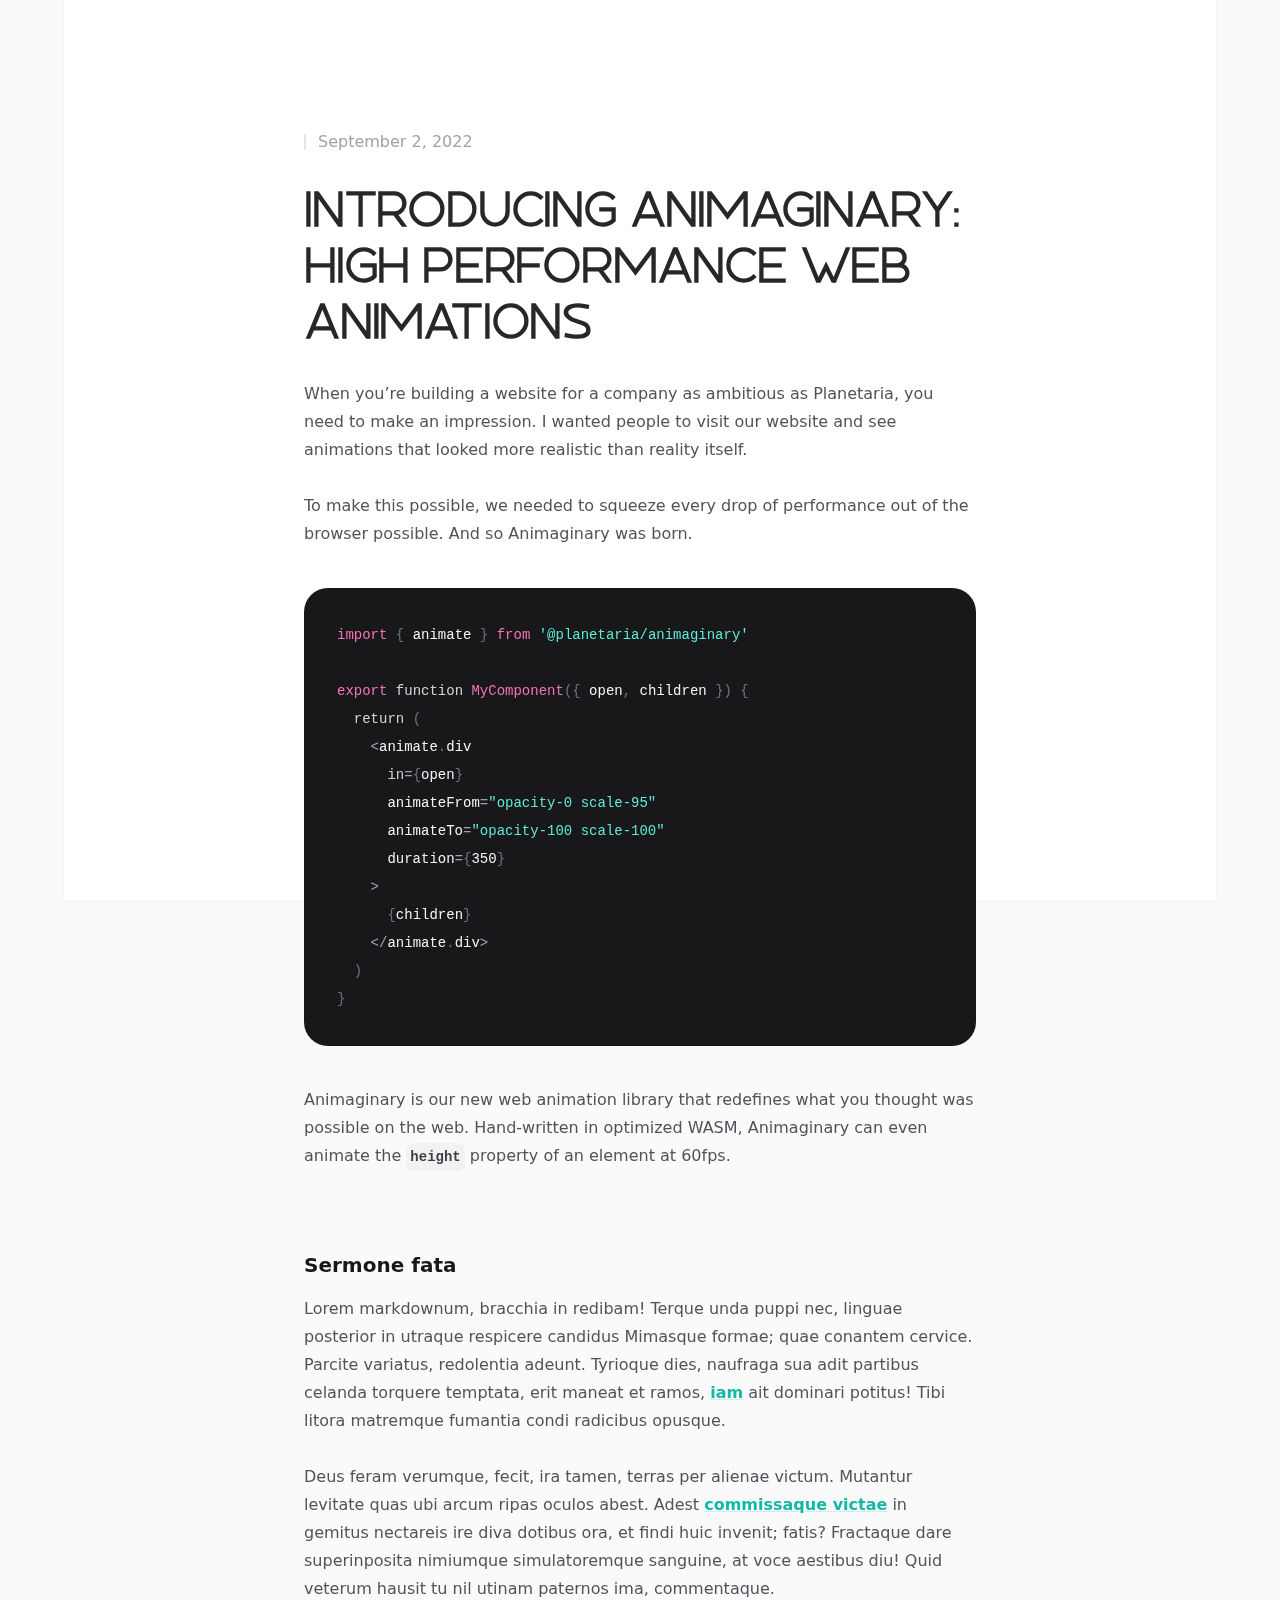
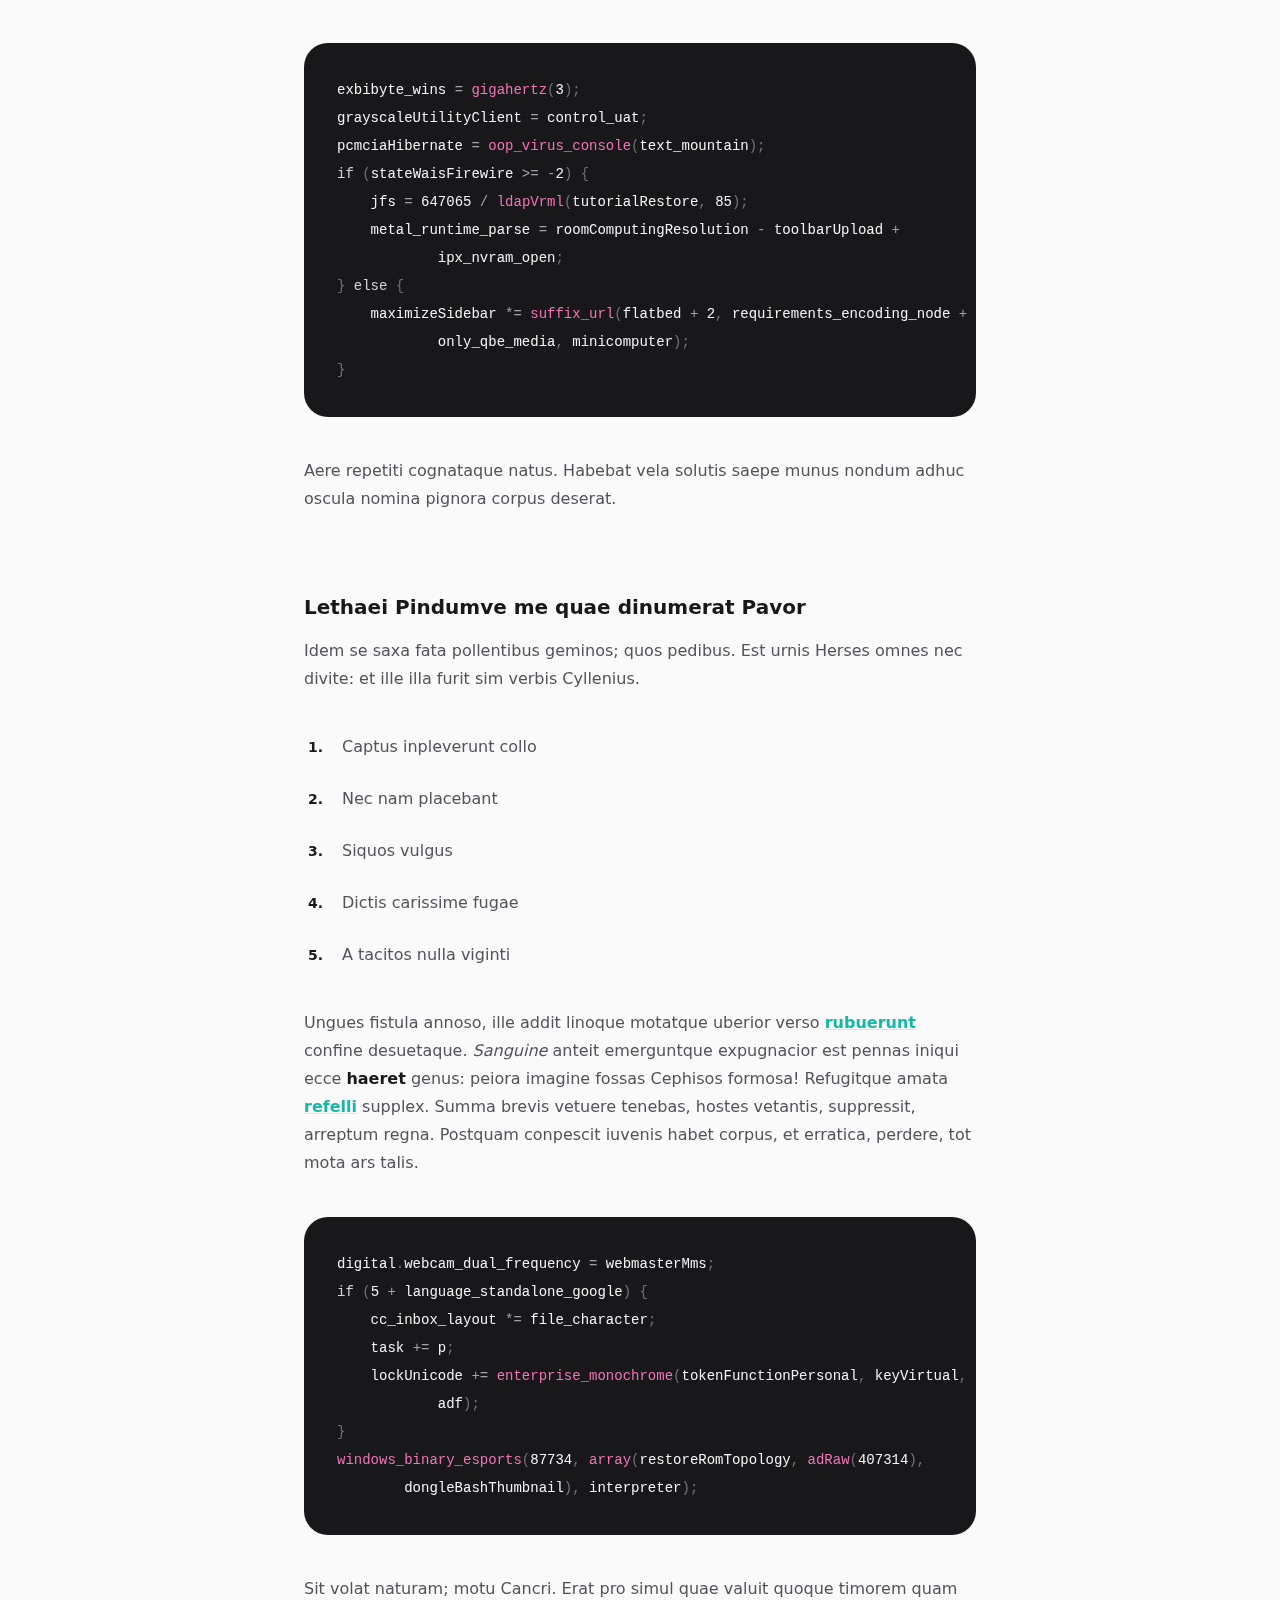
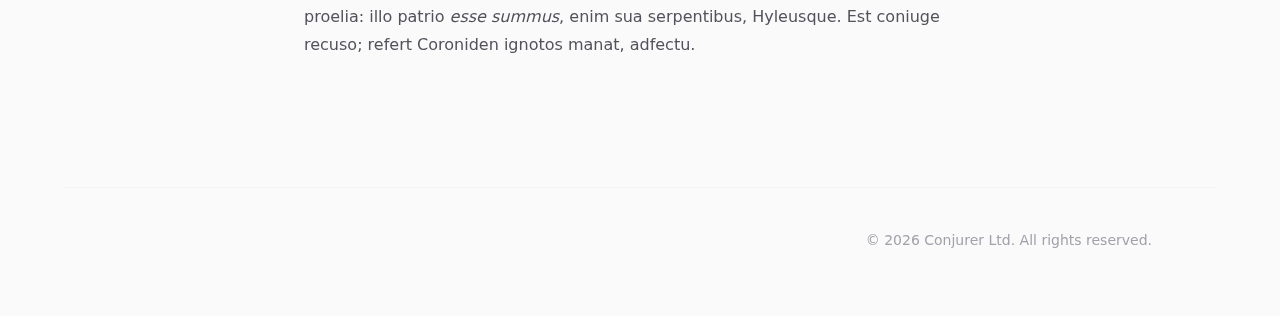
<file: articles/introducing-animaginary.html>
<!DOCTYPE html><html class="h-full antialiased" lang="en"><head><meta charSet="utf-8"/><meta name="viewport" content="width=device-width"/><title>Introducing Animaginary: High performance web animations - Spencer Sharp</title><meta name="description" content="When you’re building a website for a company as ambitious as Planetaria, you need to make an impression. I wanted people to visit our website and see animations that looked more realistic than reality itself."/><meta name="next-head-count" content="4"/><script>
  let darkModeMediaQuery = window.matchMedia('(prefers-color-scheme: dark)')

  updateMode()
  darkModeMediaQuery.addEventListener('change', updateModeWithoutTransitions)
  window.addEventListener('storage', updateModeWithoutTransitions)

  function updateMode() {
    let isSystemDarkMode = darkModeMediaQuery.matches
    let isDarkMode = window.localStorage.isDarkMode === 'true' || (!('isDarkMode' in window.localStorage) && isSystemDarkMode)

    if (isDarkMode) {
      document.documentElement.classList.add('dark')
    } else {
      document.documentElement.classList.remove('dark')
    }

    if (isDarkMode === isSystemDarkMode) {
      delete window.localStorage.isDarkMode
    }
  }

  function disableTransitionsTemporarily() {
    document.documentElement.classList.add('[&_*]:!transition-none')
    window.setTimeout(() => {
      document.documentElement.classList.remove('[&_*]:!transition-none')
    }, 0)
  }

  function updateModeWithoutTransitions() {
    disableTransitionsTemporarily()
    updateMode()
  }
</script><link rel="alternate" type="application/rss+xml" href="https://conjurer.ai/rss/feed.xml"/><link rel="alternate" type="application/feed+json" href="https://conjurer.ai/rss/feed.json"/><link rel="preload" href="/_next/static/css/0dec0710fcadd613.css" as="style"/><link rel="stylesheet" href="/_next/static/css/0dec0710fcadd613.css" data-n-g=""/><noscript data-n-css=""></noscript><script defer="" nomodule="" src="/_next/static/chunks/polyfills-c67a75d1b6f99dc8.js"></script><script src="/_next/static/chunks/webpack-b8f8d6679aaa5f42.js" defer=""></script><script src="/_next/static/chunks/framework-3b5a00d5d7e8d93b.js" defer=""></script><script src="/_next/static/chunks/main-a1df4e305e4c1ad8.js" defer=""></script><script src="/_next/static/chunks/pages/_app-d1985832e4b7448f.js" defer=""></script><script src="/_next/static/chunks/pages/articles/introducing-animaginary-b9e0c71492d1f90c.js" defer=""></script><script src="/_next/static/p2wUmYlHVxUnP54MUjkoR/_buildManifest.js" defer=""></script><script src="/_next/static/p2wUmYlHVxUnP54MUjkoR/_ssgManifest.js" defer=""></script></head><body class="flex h-full flex-col bg-zinc-50 dark:bg-black"><div id="__next"><div class="fixed inset-0 flex justify-center sm:px-8"><div class="flex w-full max-w-7xl lg:px-8"><div class="w-full bg-white ring-1 ring-zinc-100 dark:bg-zinc-900 dark:ring-zinc-300/20"></div></div></div><div class="relative"><main><div class="sm:px-8 mt-16 lg:mt-32"><div class="mx-auto max-w-7xl lg:px-8"><div class="relative px-4 sm:px-8 lg:px-12"><div class="mx-auto max-w-2xl lg:max-w-5xl"><div class="xl:relative"><div class="mx-auto max-w-2xl"><article><header class="flex flex-col"><h1 class="mt-6 text-4xl font-bold tracking-tight text-zinc-800 dark:text-zinc-100 sm:text-5xl">Introducing Animaginary: High performance web animations</h1><time dateTime="2022-09-02" class="order-first flex items-center text-base text-zinc-400 dark:text-zinc-500"><span class="h-4 w-0.5 rounded-full bg-zinc-200 dark:bg-zinc-500"></span><span class="ml-3">September 2, 2022</span></time></header><div class="mt-8 prose dark:prose-invert"><p>When you’re building a website for a company as ambitious as Planetaria, you need to make an impression. I wanted people to visit our website and see animations that looked more realistic than reality itself.</p>
<p>To make this possible, we needed to squeeze every drop of performance out of the browser possible. And so Animaginary was born.</p>
<pre class="language-js"><code class="language-js"><span class="token keyword module">import</span> <span class="token imports"><span class="token punctuation">{</span> animate <span class="token punctuation">}</span></span> <span class="token keyword module">from</span> <span class="token string">&#x27;@planetaria/animaginary&#x27;</span>

<span class="token keyword module">export</span> <span class="token keyword">function</span> <span class="token function"><span class="token maybe-class-name">MyComponent</span></span><span class="token punctuation">(</span><span class="token parameter"><span class="token punctuation">{</span> open<span class="token punctuation">,</span> children <span class="token punctuation">}</span></span><span class="token punctuation">)</span> <span class="token punctuation">{</span>
  <span class="token keyword control-flow">return</span> <span class="token punctuation">(</span>
    <span class="token operator">&lt;</span>animate<span class="token punctuation">.</span><span class="token property-access">div</span>
      <span class="token keyword">in</span><span class="token operator">=</span><span class="token punctuation">{</span>open<span class="token punctuation">}</span>
      animateFrom<span class="token operator">=</span><span class="token string">&quot;opacity-0 scale-95&quot;</span>
      animateTo<span class="token operator">=</span><span class="token string">&quot;opacity-100 scale-100&quot;</span>
      duration<span class="token operator">=</span><span class="token punctuation">{</span><span class="token number">350</span><span class="token punctuation">}</span>
    <span class="token operator">&gt;</span>
      <span class="token punctuation">{</span>children<span class="token punctuation">}</span>
    <span class="token operator">&lt;</span><span class="token operator">/</span>animate<span class="token punctuation">.</span><span class="token property-access">div</span><span class="token operator">&gt;</span>
  <span class="token punctuation">)</span>
<span class="token punctuation">}</span>
</code></pre>
<p>Animaginary is our new web animation library that redefines what you thought was possible on the web. Hand-written in optimized WASM, Animaginary can even animate the <code>height</code> property of an element at 60fps.</p>
<h2>Sermone fata</h2>
<p>Lorem markdownum, bracchia in redibam! Terque unda puppi nec, linguae posterior
in utraque respicere candidus Mimasque formae; quae conantem cervice. Parcite
variatus, redolentia adeunt. Tyrioque dies, naufraga sua adit partibus celanda
torquere temptata, erit maneat et ramos, <a href="#">iam</a> ait dominari
potitus! Tibi litora matremque fumantia condi radicibus opusque.</p>
<p>Deus feram verumque, fecit, ira tamen, terras per alienae victum. Mutantur
levitate quas ubi arcum ripas oculos abest. Adest <a href="#">commissaque
victae</a> in gemitus nectareis ire diva
dotibus ora, et findi huic invenit; fatis? Fractaque dare superinposita
nimiumque simulatoremque sanguine, at voce aestibus diu! Quid veterum hausit tu
nil utinam paternos ima, commentaque.</p>
<pre class="language-c"><code class="language-c">exbibyte_wins <span class="token operator">=</span> <span class="token function">gigahertz</span><span class="token punctuation">(</span><span class="token number">3</span><span class="token punctuation">)</span><span class="token punctuation">;</span>
grayscaleUtilityClient <span class="token operator">=</span> control_uat<span class="token punctuation">;</span>
pcmciaHibernate <span class="token operator">=</span> <span class="token function">oop_virus_console</span><span class="token punctuation">(</span>text_mountain<span class="token punctuation">)</span><span class="token punctuation">;</span>
<span class="token keyword">if</span> <span class="token punctuation">(</span>stateWaisFirewire <span class="token operator">&gt;=</span> <span class="token operator">-</span><span class="token number">2</span><span class="token punctuation">)</span> <span class="token punctuation">{</span>
    jfs <span class="token operator">=</span> <span class="token number">647065</span> <span class="token operator">/</span> <span class="token function">ldapVrml</span><span class="token punctuation">(</span>tutorialRestore<span class="token punctuation">,</span> <span class="token number">85</span><span class="token punctuation">)</span><span class="token punctuation">;</span>
    metal_runtime_parse <span class="token operator">=</span> roomComputingResolution <span class="token operator">-</span> toolbarUpload <span class="token operator">+</span>
            ipx_nvram_open<span class="token punctuation">;</span>
<span class="token punctuation">}</span> <span class="token keyword">else</span> <span class="token punctuation">{</span>
    maximizeSidebar <span class="token operator">*=</span> <span class="token function">suffix_url</span><span class="token punctuation">(</span>flatbed <span class="token operator">+</span> <span class="token number">2</span><span class="token punctuation">,</span> requirements_encoding_node <span class="token operator">+</span>
            only_qbe_media<span class="token punctuation">,</span> minicomputer<span class="token punctuation">)</span><span class="token punctuation">;</span>
<span class="token punctuation">}</span>
</code></pre>
<p>Aere repetiti cognataque natus. Habebat vela solutis saepe munus nondum adhuc
oscula nomina pignora corpus deserat.</p>
<h2>Lethaei Pindumve me quae dinumerat Pavor</h2>
<p>Idem se saxa fata pollentibus geminos; quos pedibus. Est urnis Herses omnes nec
divite: et ille illa furit sim verbis Cyllenius.</p>
<ol>
<li>Captus inpleverunt collo</li>
<li>Nec nam placebant</li>
<li>Siquos vulgus</li>
<li>Dictis carissime fugae</li>
<li>A tacitos nulla viginti</li>
</ol>
<p>Ungues fistula annoso, ille addit linoque motatque uberior verso
<a href="#">rubuerunt</a> confine desuetaque. <em>Sanguine</em> anteit
emerguntque expugnacior est pennas iniqui ecce <strong>haeret</strong> genus: peiora imagine
fossas Cephisos formosa! Refugitque amata <a href="#">refelli</a>
supplex. Summa brevis vetuere tenebas, hostes vetantis, suppressit, arreptum
regna. Postquam conpescit iuvenis habet corpus, et erratica, perdere, tot mota
ars talis.</p>
<pre class="language-c"><code class="language-c">digital<span class="token punctuation">.</span>webcam_dual_frequency <span class="token operator">=</span> webmasterMms<span class="token punctuation">;</span>
<span class="token keyword">if</span> <span class="token punctuation">(</span><span class="token number">5</span> <span class="token operator">+</span> language_standalone_google<span class="token punctuation">)</span> <span class="token punctuation">{</span>
    cc_inbox_layout <span class="token operator">*=</span> file_character<span class="token punctuation">;</span>
    task <span class="token operator">+=</span> p<span class="token punctuation">;</span>
    lockUnicode <span class="token operator">+=</span> <span class="token function">enterprise_monochrome</span><span class="token punctuation">(</span>tokenFunctionPersonal<span class="token punctuation">,</span> keyVirtual<span class="token punctuation">,</span>
            adf<span class="token punctuation">)</span><span class="token punctuation">;</span>
<span class="token punctuation">}</span>
<span class="token function">windows_binary_esports</span><span class="token punctuation">(</span><span class="token number">87734</span><span class="token punctuation">,</span> <span class="token function">array</span><span class="token punctuation">(</span>restoreRomTopology<span class="token punctuation">,</span> <span class="token function">adRaw</span><span class="token punctuation">(</span><span class="token number">407314</span><span class="token punctuation">)</span><span class="token punctuation">,</span>
        dongleBashThumbnail<span class="token punctuation">)</span><span class="token punctuation">,</span> interpreter<span class="token punctuation">)</span><span class="token punctuation">;</span>
</code></pre>
<p>Sit volat naturam; motu Cancri. Erat pro simul quae valuit quoque timorem quam
proelia: illo patrio <em>esse summus</em>, enim sua serpentibus, Hyleusque. Est coniuge
recuso; refert Coroniden ignotos manat, adfectu.</p></div></article></div></div></div></div></div></div></main><footer class="mt-32"><div class="sm:px-8"><div class="mx-auto max-w-7xl lg:px-8"><div class="border-t border-zinc-100 pt-10 pb-16 dark:border-zinc-700/40"><div class="relative px-4 sm:px-8 lg:px-12"><div class="mx-auto max-w-2xl lg:max-w-5xl"><p class="text-right text-sm text-zinc-400 dark:text-zinc-500">© <!-- -->2023<!-- --> Conjurer Ltd. All rights reserved.</p></div></div></div></div></div></footer></div></div><script id="__NEXT_DATA__" type="application/json">{"props":{"pageProps":{}},"page":"/articles/introducing-animaginary","query":{},"buildId":"p2wUmYlHVxUnP54MUjkoR","nextExport":true,"autoExport":true,"isFallback":false,"scriptLoader":[]}</script></body></html>
</file>
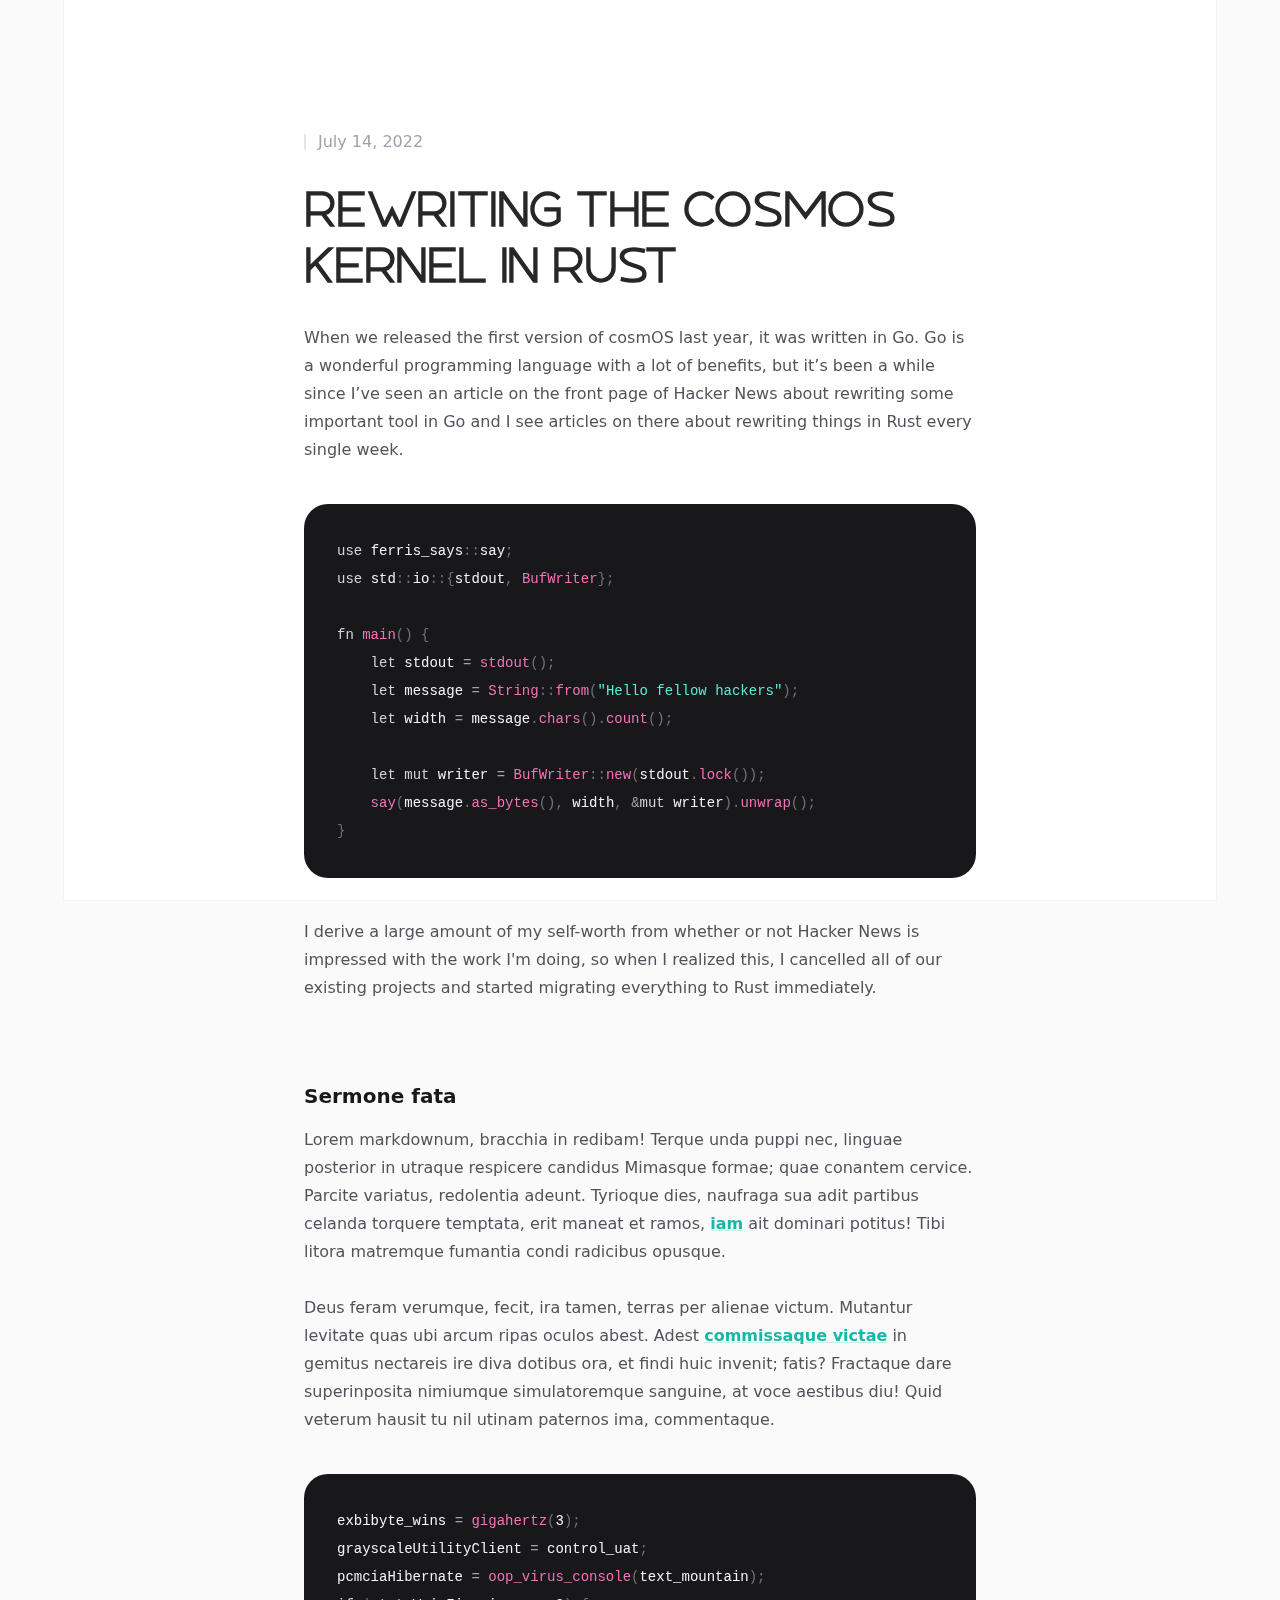
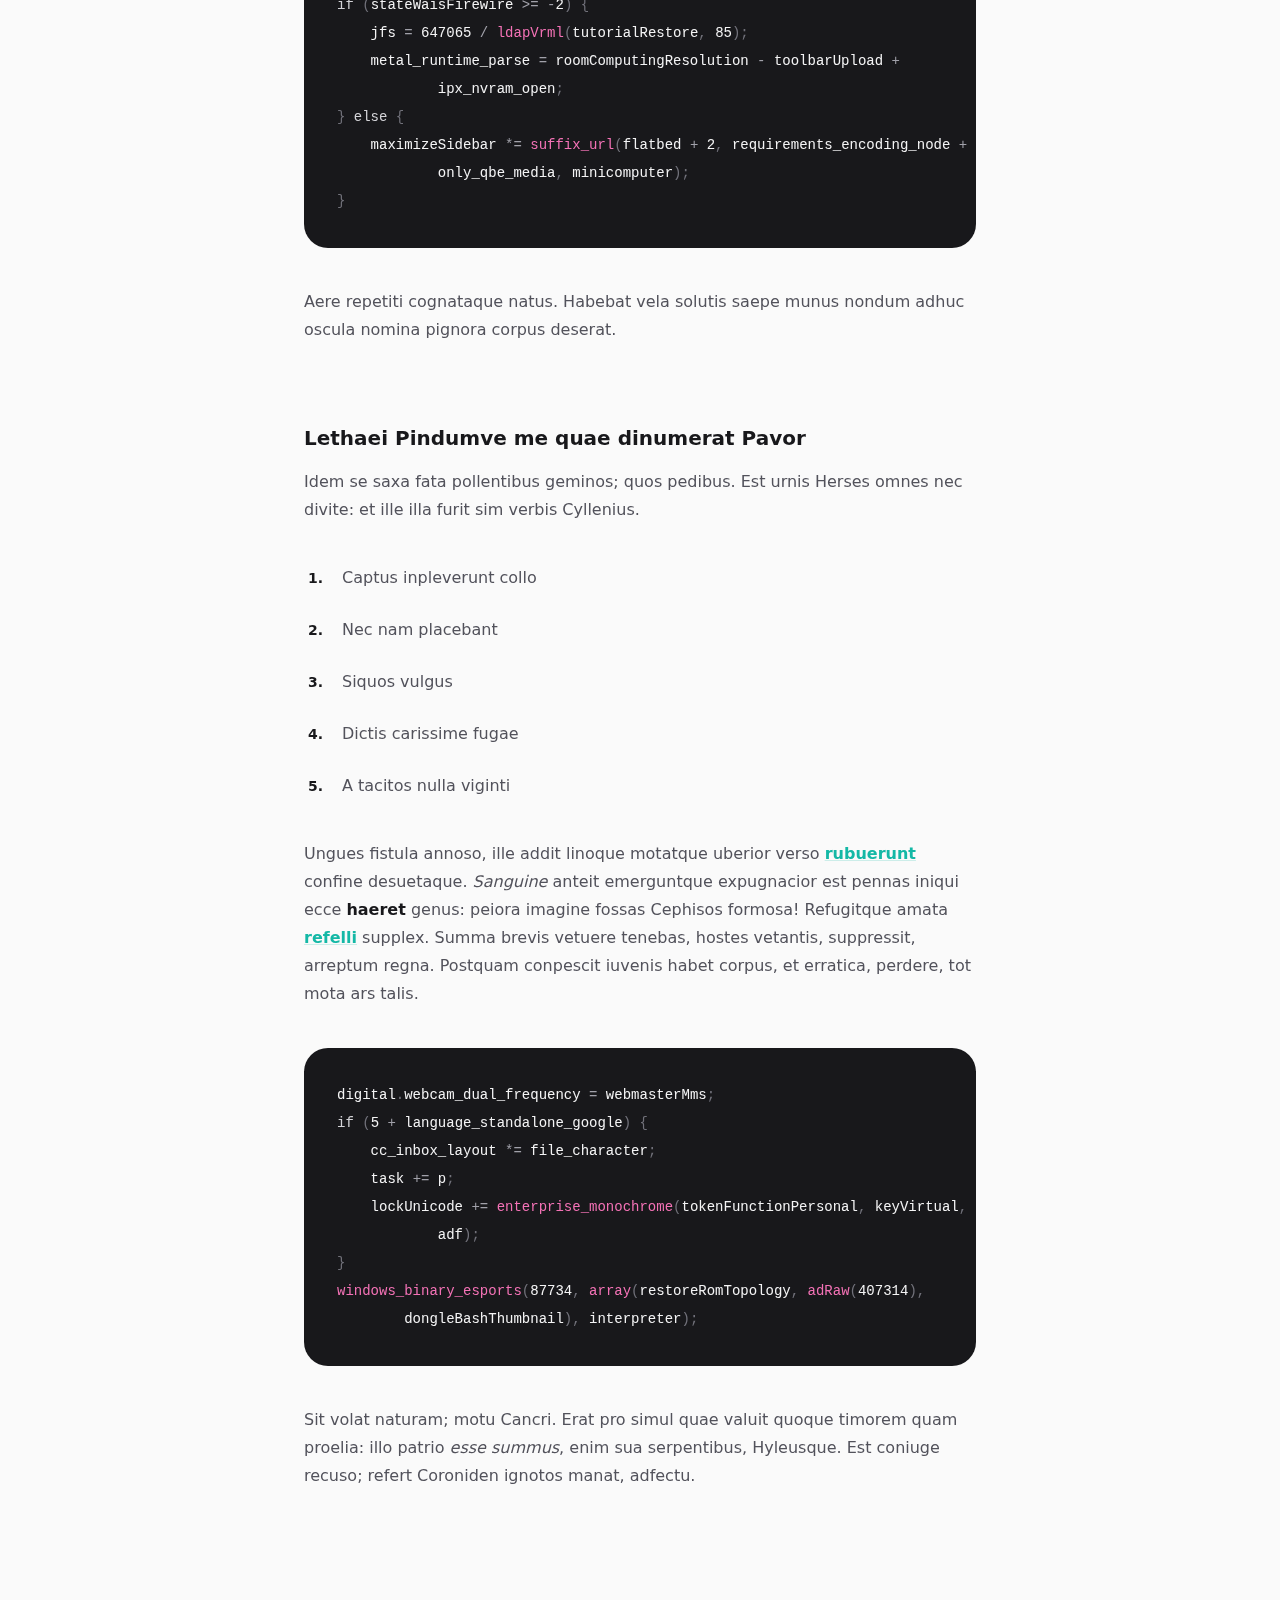
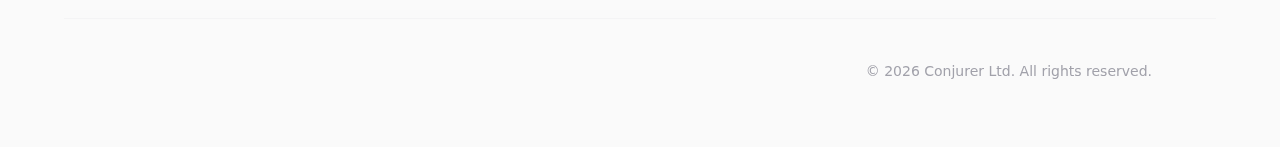
<file: articles/rewriting-the-cosmos-kernel-in-rust.html>
<!DOCTYPE html><html class="h-full antialiased" lang="en"><head><meta charSet="utf-8"/><meta name="viewport" content="width=device-width"/><title>Rewriting the cosmOS kernel in Rust - Spencer Sharp</title><meta name="description" content="When we released the first version of cosmOS last year, it was written in Go. Go is a wonderful programming language, but it’s been a while since I’ve seen an article on the front page of Hacker News about rewriting some important tool in Go and I see articles on there about rewriting things in Rust every single week."/><meta name="next-head-count" content="4"/><script>
  let darkModeMediaQuery = window.matchMedia('(prefers-color-scheme: dark)')

  updateMode()
  darkModeMediaQuery.addEventListener('change', updateModeWithoutTransitions)
  window.addEventListener('storage', updateModeWithoutTransitions)

  function updateMode() {
    let isSystemDarkMode = darkModeMediaQuery.matches
    let isDarkMode = window.localStorage.isDarkMode === 'true' || (!('isDarkMode' in window.localStorage) && isSystemDarkMode)

    if (isDarkMode) {
      document.documentElement.classList.add('dark')
    } else {
      document.documentElement.classList.remove('dark')
    }

    if (isDarkMode === isSystemDarkMode) {
      delete window.localStorage.isDarkMode
    }
  }

  function disableTransitionsTemporarily() {
    document.documentElement.classList.add('[&_*]:!transition-none')
    window.setTimeout(() => {
      document.documentElement.classList.remove('[&_*]:!transition-none')
    }, 0)
  }

  function updateModeWithoutTransitions() {
    disableTransitionsTemporarily()
    updateMode()
  }
</script><link rel="alternate" type="application/rss+xml" href="https://conjurer.ai/rss/feed.xml"/><link rel="alternate" type="application/feed+json" href="https://conjurer.ai/rss/feed.json"/><link rel="preload" href="/_next/static/css/0dec0710fcadd613.css" as="style"/><link rel="stylesheet" href="/_next/static/css/0dec0710fcadd613.css" data-n-g=""/><noscript data-n-css=""></noscript><script defer="" nomodule="" src="/_next/static/chunks/polyfills-c67a75d1b6f99dc8.js"></script><script src="/_next/static/chunks/webpack-b8f8d6679aaa5f42.js" defer=""></script><script src="/_next/static/chunks/framework-3b5a00d5d7e8d93b.js" defer=""></script><script src="/_next/static/chunks/main-a1df4e305e4c1ad8.js" defer=""></script><script src="/_next/static/chunks/pages/_app-d1985832e4b7448f.js" defer=""></script><script src="/_next/static/chunks/pages/articles/rewriting-the-cosmos-kernel-in-rust-74bae7df1188f659.js" defer=""></script><script src="/_next/static/p2wUmYlHVxUnP54MUjkoR/_buildManifest.js" defer=""></script><script src="/_next/static/p2wUmYlHVxUnP54MUjkoR/_ssgManifest.js" defer=""></script></head><body class="flex h-full flex-col bg-zinc-50 dark:bg-black"><div id="__next"><div class="fixed inset-0 flex justify-center sm:px-8"><div class="flex w-full max-w-7xl lg:px-8"><div class="w-full bg-white ring-1 ring-zinc-100 dark:bg-zinc-900 dark:ring-zinc-300/20"></div></div></div><div class="relative"><main><div class="sm:px-8 mt-16 lg:mt-32"><div class="mx-auto max-w-7xl lg:px-8"><div class="relative px-4 sm:px-8 lg:px-12"><div class="mx-auto max-w-2xl lg:max-w-5xl"><div class="xl:relative"><div class="mx-auto max-w-2xl"><article><header class="flex flex-col"><h1 class="mt-6 text-4xl font-bold tracking-tight text-zinc-800 dark:text-zinc-100 sm:text-5xl">Rewriting the cosmOS kernel in Rust</h1><time dateTime="2022-07-14" class="order-first flex items-center text-base text-zinc-400 dark:text-zinc-500"><span class="h-4 w-0.5 rounded-full bg-zinc-200 dark:bg-zinc-500"></span><span class="ml-3">July 14, 2022</span></time></header><div class="mt-8 prose dark:prose-invert"><p>When we released the first version of cosmOS last year, it was written in Go. Go is a wonderful programming language with a lot of benefits, but it’s been a while since I’ve seen an article on the front page of Hacker News about rewriting some important tool in Go and I see articles on there about rewriting things in Rust every single week.</p>
<pre class="language-rust"><code class="language-rust"><span class="token keyword">use</span> <span class="token namespace">ferris_says<span class="token punctuation">::</span></span>say<span class="token punctuation">;</span>
<span class="token keyword">use</span> <span class="token namespace">std<span class="token punctuation">::</span>io<span class="token punctuation">::</span></span><span class="token punctuation">{</span>stdout<span class="token punctuation">,</span> <span class="token class-name">BufWriter</span><span class="token punctuation">}</span><span class="token punctuation">;</span>

<span class="token keyword">fn</span> <span class="token function-definition function">main</span><span class="token punctuation">(</span><span class="token punctuation">)</span> <span class="token punctuation">{</span>
    <span class="token keyword">let</span> stdout <span class="token operator">=</span> <span class="token function">stdout</span><span class="token punctuation">(</span><span class="token punctuation">)</span><span class="token punctuation">;</span>
    <span class="token keyword">let</span> message <span class="token operator">=</span> <span class="token class-name">String</span><span class="token punctuation">::</span><span class="token function">from</span><span class="token punctuation">(</span><span class="token string">&quot;Hello fellow hackers&quot;</span><span class="token punctuation">)</span><span class="token punctuation">;</span>
    <span class="token keyword">let</span> width <span class="token operator">=</span> message<span class="token punctuation">.</span><span class="token function">chars</span><span class="token punctuation">(</span><span class="token punctuation">)</span><span class="token punctuation">.</span><span class="token function">count</span><span class="token punctuation">(</span><span class="token punctuation">)</span><span class="token punctuation">;</span>

    <span class="token keyword">let</span> <span class="token keyword">mut</span> writer <span class="token operator">=</span> <span class="token class-name">BufWriter</span><span class="token punctuation">::</span><span class="token function">new</span><span class="token punctuation">(</span>stdout<span class="token punctuation">.</span><span class="token function">lock</span><span class="token punctuation">(</span><span class="token punctuation">)</span><span class="token punctuation">)</span><span class="token punctuation">;</span>
    <span class="token function">say</span><span class="token punctuation">(</span>message<span class="token punctuation">.</span><span class="token function">as_bytes</span><span class="token punctuation">(</span><span class="token punctuation">)</span><span class="token punctuation">,</span> width<span class="token punctuation">,</span> <span class="token operator">&amp;</span><span class="token keyword">mut</span> writer<span class="token punctuation">)</span><span class="token punctuation">.</span><span class="token function">unwrap</span><span class="token punctuation">(</span><span class="token punctuation">)</span><span class="token punctuation">;</span>
<span class="token punctuation">}</span>
</code></pre>
<p>I derive a large amount of my self-worth from whether or not Hacker News is impressed with the work I&#x27;m doing, so when I realized this, I cancelled all of our existing projects and started migrating everything to Rust immediately.</p>
<h2>Sermone fata</h2>
<p>Lorem markdownum, bracchia in redibam! Terque unda puppi nec, linguae posterior
in utraque respicere candidus Mimasque formae; quae conantem cervice. Parcite
variatus, redolentia adeunt. Tyrioque dies, naufraga sua adit partibus celanda
torquere temptata, erit maneat et ramos, <a href="#">iam</a> ait dominari
potitus! Tibi litora matremque fumantia condi radicibus opusque.</p>
<p>Deus feram verumque, fecit, ira tamen, terras per alienae victum. Mutantur
levitate quas ubi arcum ripas oculos abest. Adest <a href="#">commissaque
victae</a> in gemitus nectareis ire diva
dotibus ora, et findi huic invenit; fatis? Fractaque dare superinposita
nimiumque simulatoremque sanguine, at voce aestibus diu! Quid veterum hausit tu
nil utinam paternos ima, commentaque.</p>
<pre class="language-c"><code class="language-c">exbibyte_wins <span class="token operator">=</span> <span class="token function">gigahertz</span><span class="token punctuation">(</span><span class="token number">3</span><span class="token punctuation">)</span><span class="token punctuation">;</span>
grayscaleUtilityClient <span class="token operator">=</span> control_uat<span class="token punctuation">;</span>
pcmciaHibernate <span class="token operator">=</span> <span class="token function">oop_virus_console</span><span class="token punctuation">(</span>text_mountain<span class="token punctuation">)</span><span class="token punctuation">;</span>
<span class="token keyword">if</span> <span class="token punctuation">(</span>stateWaisFirewire <span class="token operator">&gt;=</span> <span class="token operator">-</span><span class="token number">2</span><span class="token punctuation">)</span> <span class="token punctuation">{</span>
    jfs <span class="token operator">=</span> <span class="token number">647065</span> <span class="token operator">/</span> <span class="token function">ldapVrml</span><span class="token punctuation">(</span>tutorialRestore<span class="token punctuation">,</span> <span class="token number">85</span><span class="token punctuation">)</span><span class="token punctuation">;</span>
    metal_runtime_parse <span class="token operator">=</span> roomComputingResolution <span class="token operator">-</span> toolbarUpload <span class="token operator">+</span>
            ipx_nvram_open<span class="token punctuation">;</span>
<span class="token punctuation">}</span> <span class="token keyword">else</span> <span class="token punctuation">{</span>
    maximizeSidebar <span class="token operator">*=</span> <span class="token function">suffix_url</span><span class="token punctuation">(</span>flatbed <span class="token operator">+</span> <span class="token number">2</span><span class="token punctuation">,</span> requirements_encoding_node <span class="token operator">+</span>
            only_qbe_media<span class="token punctuation">,</span> minicomputer<span class="token punctuation">)</span><span class="token punctuation">;</span>
<span class="token punctuation">}</span>
</code></pre>
<p>Aere repetiti cognataque natus. Habebat vela solutis saepe munus nondum adhuc
oscula nomina pignora corpus deserat.</p>
<h2>Lethaei Pindumve me quae dinumerat Pavor</h2>
<p>Idem se saxa fata pollentibus geminos; quos pedibus. Est urnis Herses omnes nec
divite: et ille illa furit sim verbis Cyllenius.</p>
<ol>
<li>Captus inpleverunt collo</li>
<li>Nec nam placebant</li>
<li>Siquos vulgus</li>
<li>Dictis carissime fugae</li>
<li>A tacitos nulla viginti</li>
</ol>
<p>Ungues fistula annoso, ille addit linoque motatque uberior verso
<a href="#">rubuerunt</a> confine desuetaque. <em>Sanguine</em> anteit
emerguntque expugnacior est pennas iniqui ecce <strong>haeret</strong> genus: peiora imagine
fossas Cephisos formosa! Refugitque amata <a href="#">refelli</a>
supplex. Summa brevis vetuere tenebas, hostes vetantis, suppressit, arreptum
regna. Postquam conpescit iuvenis habet corpus, et erratica, perdere, tot mota
ars talis.</p>
<pre class="language-c"><code class="language-c">digital<span class="token punctuation">.</span>webcam_dual_frequency <span class="token operator">=</span> webmasterMms<span class="token punctuation">;</span>
<span class="token keyword">if</span> <span class="token punctuation">(</span><span class="token number">5</span> <span class="token operator">+</span> language_standalone_google<span class="token punctuation">)</span> <span class="token punctuation">{</span>
    cc_inbox_layout <span class="token operator">*=</span> file_character<span class="token punctuation">;</span>
    task <span class="token operator">+=</span> p<span class="token punctuation">;</span>
    lockUnicode <span class="token operator">+=</span> <span class="token function">enterprise_monochrome</span><span class="token punctuation">(</span>tokenFunctionPersonal<span class="token punctuation">,</span> keyVirtual<span class="token punctuation">,</span>
            adf<span class="token punctuation">)</span><span class="token punctuation">;</span>
<span class="token punctuation">}</span>
<span class="token function">windows_binary_esports</span><span class="token punctuation">(</span><span class="token number">87734</span><span class="token punctuation">,</span> <span class="token function">array</span><span class="token punctuation">(</span>restoreRomTopology<span class="token punctuation">,</span> <span class="token function">adRaw</span><span class="token punctuation">(</span><span class="token number">407314</span><span class="token punctuation">)</span><span class="token punctuation">,</span>
        dongleBashThumbnail<span class="token punctuation">)</span><span class="token punctuation">,</span> interpreter<span class="token punctuation">)</span><span class="token punctuation">;</span>
</code></pre>
<p>Sit volat naturam; motu Cancri. Erat pro simul quae valuit quoque timorem quam
proelia: illo patrio <em>esse summus</em>, enim sua serpentibus, Hyleusque. Est coniuge
recuso; refert Coroniden ignotos manat, adfectu.</p></div></article></div></div></div></div></div></div></main><footer class="mt-32"><div class="sm:px-8"><div class="mx-auto max-w-7xl lg:px-8"><div class="border-t border-zinc-100 pt-10 pb-16 dark:border-zinc-700/40"><div class="relative px-4 sm:px-8 lg:px-12"><div class="mx-auto max-w-2xl lg:max-w-5xl"><p class="text-right text-sm text-zinc-400 dark:text-zinc-500">© <!-- -->2023<!-- --> Conjurer Ltd. All rights reserved.</p></div></div></div></div></div></footer></div></div><script id="__NEXT_DATA__" type="application/json">{"props":{"pageProps":{}},"page":"/articles/rewriting-the-cosmos-kernel-in-rust","query":{},"buildId":"p2wUmYlHVxUnP54MUjkoR","nextExport":true,"autoExport":true,"isFallback":false,"scriptLoader":[]}</script></body></html>
</file>
<file: _next/static/css/0dec0710fcadd613.css>
pre[class*=language-]{color:#f4f4f5}.token.class-name,.token.function,.token.selector,.token.selector .class,.token.selector.class,.token.tag{color:#f472b6}.token.attr-name,.token.important,.token.keyword,.token.pseudo-class,.token.rule{color:#d4d4d8}.token.module{color:#f472b6}.token.attr-value,.token.class,.token.property,.token.string{color:#5eead4}.token.attr-equals,.token.punctuation{color:#71717a}.language-css .token.function,.token.unit{color:#bae6fd}.token.combinator,.token.comment,.token.operator{color:#a1a1aa}

/*
! tailwindcss v3.2.1 | MIT License | https://tailwindcss.com
*/*,:after,:before{box-sizing:border-box;border:0 solid #e5e7eb}:after,:before{--tw-content:""}html{line-height:1.5;-webkit-text-size-adjust:100%;-moz-tab-size:4;-o-tab-size:4;tab-size:4;font-family:ui-sans-serif,system-ui,-apple-system,BlinkMacSystemFont,Segoe UI,Roboto,Helvetica Neue,Arial,Noto Sans,sans-serif,Apple Color Emoji,Segoe UI Emoji,Segoe UI Symbol,Noto Color Emoji}body{margin:0;line-height:inherit}hr{height:0;color:inherit;border-top-width:1px}abbr:where([title]){-webkit-text-decoration:underline dotted;text-decoration:underline dotted}h1,h2,h3,h4,h5,h6{font-size:inherit;font-weight:inherit}a{color:inherit;text-decoration:inherit}b,strong{font-weight:bolder}code,kbd,pre,samp{font-family:ui-monospace,SFMono-Regular,Menlo,Monaco,Consolas,Liberation Mono,Courier New,monospace;font-size:1em}small{font-size:80%}sub,sup{font-size:75%;line-height:0;position:relative;vertical-align:baseline}sub{bottom:-.25em}sup{top:-.5em}table{text-indent:0;border-color:inherit;border-collapse:collapse}button,input,optgroup,select,textarea{font-family:inherit;font-size:100%;font-weight:inherit;line-height:inherit;color:inherit;margin:0;padding:0}button,select{text-transform:none}[type=button],[type=reset],[type=submit],button{-webkit-appearance:button;background-color:transparent;background-image:none}:-moz-focusring{outline:auto}:-moz-ui-invalid{box-shadow:none}progress{vertical-align:baseline}::-webkit-inner-spin-button,::-webkit-outer-spin-button{height:auto}[type=search]{-webkit-appearance:textfield;outline-offset:-2px}::-webkit-search-decoration{-webkit-appearance:none}::-webkit-file-upload-button{-webkit-appearance:button;font:inherit}summary{display:list-item}blockquote,dd,dl,figure,h1,h2,h3,h4,h5,h6,hr,p,pre{margin:0}fieldset{margin:0}fieldset,legend{padding:0}menu,ol,ul{list-style:none;margin:0;padding:0}textarea{resize:vertical}input::-moz-placeholder,textarea::-moz-placeholder{opacity:1;color:#9ca3af}input::placeholder,textarea::placeholder{opacity:1;color:#9ca3af}[role=button],button{cursor:pointer}:disabled{cursor:default}audio,canvas,embed,iframe,img,object,svg,video{display:block;vertical-align:middle}img,video{max-width:100%;height:auto}[hidden]{display:none}*,:after,:before{--tw-border-spacing-x:0;--tw-border-spacing-y:0;--tw-translate-x:0;--tw-translate-y:0;--tw-rotate:0;--tw-skew-x:0;--tw-skew-y:0;--tw-scale-x:1;--tw-scale-y:1;--tw-pan-x: ;--tw-pan-y: ;--tw-pinch-zoom: ;--tw-scroll-snap-strictness:proximity;--tw-ordinal: ;--tw-slashed-zero: ;--tw-numeric-figure: ;--tw-numeric-spacing: ;--tw-numeric-fraction: ;--tw-ring-inset: ;--tw-ring-offset-width:0px;--tw-ring-offset-color:#fff;--tw-ring-color:rgba(59,130,246,.5);--tw-ring-offset-shadow:0 0 #0000;--tw-ring-shadow:0 0 #0000;--tw-shadow:0 0 #0000;--tw-shadow-colored:0 0 #0000;--tw-blur: ;--tw-brightness: ;--tw-contrast: ;--tw-grayscale: ;--tw-hue-rotate: ;--tw-invert: ;--tw-saturate: ;--tw-sepia: ;--tw-drop-shadow: ;--tw-backdrop-blur: ;--tw-backdrop-brightness: ;--tw-backdrop-contrast: ;--tw-backdrop-grayscale: ;--tw-backdrop-hue-rotate: ;--tw-backdrop-invert: ;--tw-backdrop-opacity: ;--tw-backdrop-saturate: ;--tw-backdrop-sepia: }::backdrop{--tw-border-spacing-x:0;--tw-border-spacing-y:0;--tw-translate-x:0;--tw-translate-y:0;--tw-rotate:0;--tw-skew-x:0;--tw-skew-y:0;--tw-scale-x:1;--tw-scale-y:1;--tw-pan-x: ;--tw-pan-y: ;--tw-pinch-zoom: ;--tw-scroll-snap-strictness:proximity;--tw-ordinal: ;--tw-slashed-zero: ;--tw-numeric-figure: ;--tw-numeric-spacing: ;--tw-numeric-fraction: ;--tw-ring-inset: ;--tw-ring-offset-width:0px;--tw-ring-offset-color:#fff;--tw-ring-color:rgba(59,130,246,.5);--tw-ring-offset-shadow:0 0 #0000;--tw-ring-shadow:0 0 #0000;--tw-shadow:0 0 #0000;--tw-shadow-colored:0 0 #0000;--tw-blur: ;--tw-brightness: ;--tw-contrast: ;--tw-grayscale: ;--tw-hue-rotate: ;--tw-invert: ;--tw-saturate: ;--tw-sepia: ;--tw-drop-shadow: ;--tw-backdrop-blur: ;--tw-backdrop-brightness: ;--tw-backdrop-contrast: ;--tw-backdrop-grayscale: ;--tw-backdrop-hue-rotate: ;--tw-backdrop-invert: ;--tw-backdrop-opacity: ;--tw-backdrop-saturate: ;--tw-backdrop-sepia: }.prose{--tw-prose-body:#52525b;--tw-prose-headings:#18181b;--tw-prose-links:#14b8a6;--tw-prose-links-hover:#0d9488;--tw-prose-underline:rgba(20,184,166,.2);--tw-prose-underline-hover:#14b8a6;--tw-prose-bold:#18181b;--tw-prose-counters:#18181b;--tw-prose-bullets:#18181b;--tw-prose-hr:#f4f4f5;--tw-prose-quote-borders:#e4e4e7;--tw-prose-captions:#a1a1aa;--tw-prose-code:#3f3f46;--tw-prose-code-bg:hsla(240,5%,84%,.2);--tw-prose-pre-code:#f4f4f5;--tw-prose-pre-bg:#18181b;--tw-prose-pre-border:transparent;--tw-prose-th-borders:#e4e4e7;--tw-prose-td-borders:#f4f4f5;--tw-prose-invert-body:#a1a1aa;--tw-prose-invert-headings:#e4e4e7;--tw-prose-invert-links:#2dd4bf;--tw-prose-invert-links-hover:#2dd4bf;--tw-prose-invert-underline:rgba(45,212,191,.3);--tw-prose-invert-underline-hover:#2dd4bf;--tw-prose-invert-bold:#e4e4e7;--tw-prose-invert-counters:#e4e4e7;--tw-prose-invert-bullets:#e4e4e7;--tw-prose-invert-hr:rgba(63,63,70,.4);--tw-prose-invert-quote-borders:#71717a;--tw-prose-invert-captions:#71717a;--tw-prose-invert-code:#d4d4d8;--tw-prose-invert-code-bg:hsla(240,6%,90%,.05);--tw-prose-invert-pre-code:#f4f4f5;--tw-prose-invert-pre-bg:rgba(0,0,0,.4);--tw-prose-invert-pre-border:hsla(240,6%,90%,.1);--tw-prose-invert-th-borders:#3f3f46;--tw-prose-invert-td-borders:#27272a;color:var(--tw-prose-body);line-height:1.75rem}.prose :where(.prose>*):not(:where([class~=not-prose] *)){margin-top:2.5rem;margin-bottom:2.5rem}.prose :where(p):not(:where([class~=not-prose] *)){margin-top:1.75rem;margin-bottom:1.75rem}.prose :where(h2,h3):not(:where([class~=not-prose] *)){color:var(--tw-prose-headings);font-weight:600}.prose :where(h2):not(:where([class~=not-prose] *)){font-size:1.25rem;line-height:1.75rem;margin-top:5rem;margin-bottom:1rem}.prose :where(h3):not(:where([class~=not-prose] *)){font-size:1rem;line-height:1.75rem;margin-top:4rem;margin-bottom:1rem}.prose :where(:is(h2,h3)+*):not(:where([class~=not-prose] *)){margin-top:0}.prose :where(img):not(:where([class~=not-prose] *)){border-radius:1.5rem}.prose :where(a):not(:where([class~=not-prose] *)){color:var(--tw-prose-links);font-weight:600;text-decoration:underline;text-decoration-color:var(--tw-prose-underline);transition-property:color,text-decoration-color;transition-duration:.15s;transition-timing-function:cubic-bezier(.4,0,.2,1)}.prose :where(a:hover):not(:where([class~=not-prose] *)){color:var(--tw-prose-links-hover);text-decoration-color:var(--tw-prose-underline-hover)}.prose :where(strong):not(:where([class~=not-prose] *)){color:var(--tw-prose-bold);font-weight:600}.prose :where(code):not(:where([class~=not-prose] *)){display:inline-block;color:var(--tw-prose-code);font-size:.875rem;font-weight:600;background-color:var(--tw-prose-code-bg);border-radius:.5rem;padding-left:.25rem;padding-right:.25rem}.prose :where(a code):not(:where([class~=not-prose] *)){color:inherit}.prose :where(:is(h2,h3) code):not(:where([class~=not-prose] *)){font-weight:700}.prose :where(blockquote):not(:where([class~=not-prose] *)){padding-left:1.5rem;border-left-width:2px;border-left-color:var(--tw-prose-quote-borders);font-style:italic}.prose :where(figcaption):not(:where([class~=not-prose] *)){color:var(--tw-prose-captions);font-size:.875rem;line-height:1.5rem;margin-top:.75rem}.prose :where(figcaption>p):not(:where([class~=not-prose] *)){margin:0}.prose :where(ul):not(:where([class~=not-prose] *)){list-style-type:disc}.prose :where(ol):not(:where([class~=not-prose] *)){list-style-type:decimal}.prose :where(ul,ol):not(:where([class~=not-prose] *)){padding-left:1.5rem}.prose :where(li):not(:where([class~=not-prose] *)){margin-top:1.5rem;margin-bottom:1.5rem;padding-left:.875rem}.prose :where(li):not(:where([class~=not-prose] *))::marker{font-size:.875rem;font-weight:600}.prose :where(ol>li):not(:where([class~=not-prose] *))::marker{color:var(--tw-prose-counters)}.prose :where(ul>li):not(:where([class~=not-prose] *))::marker{color:var(--tw-prose-bullets)}.prose :where(li :is(ol,ul)):not(:where([class~=not-prose] *)){margin-top:1rem;margin-bottom:1rem}.prose :where(li :is(li,p)):not(:where([class~=not-prose] *)){margin-top:.75rem;margin-bottom:.75rem}.prose :where(pre):not(:where([class~=not-prose] *)){color:var(--tw-prose-pre-code);font-size:.875rem;font-weight:500;background-color:var(--tw-prose-pre-bg);border-radius:1.5rem;padding:2rem;overflow-x:auto;border:1px solid;border-color:var(--tw-prose-pre-border)}.prose :where(pre code):not(:where([class~=not-prose] *)){display:inline;color:inherit;font-size:inherit;font-weight:inherit;background-color:transparent;border-radius:0;padding:0}.prose :where(hr):not(:where([class~=not-prose] *)){margin-top:5rem;margin-bottom:5rem;border-top-width:1px;border-color:var(--tw-prose-hr)}@media (min-width:1024px){.prose :where(hr):not(:where([class~=not-prose] *)){margin-left:calc(3rem * -1);margin-right:calc(3rem * -1)}}.prose :where(table):not(:where([class~=not-prose] *)){width:100%;table-layout:auto;text-align:left;font-size:.875rem}.prose :where(thead):not(:where([class~=not-prose] *)){border-bottom-width:1px;border-bottom-color:var(--tw-prose-th-borders)}.prose :where(thead th):not(:where([class~=not-prose] *)){color:var(--tw-prose-headings);font-weight:600;vertical-align:bottom;padding-bottom:.5rem}.prose :where(thead th:not(:first-child)):not(:where([class~=not-prose] *)){padding-left:.5rem}.prose :where(thead th:not(:last-child)):not(:where([class~=not-prose] *)){padding-right:.5rem}.prose :where(tbody tr):not(:where([class~=not-prose] *)){border-bottom-width:1px;border-bottom-color:var(--tw-prose-td-borders)}.prose :where(tbody tr:last-child):not(:where([class~=not-prose] *)){border-bottom-width:0}.prose :where(tbody td):not(:where([class~=not-prose] *)){vertical-align:baseline}.prose :where(tfoot):not(:where([class~=not-prose] *)){border-top-width:1px;border-top-color:var(--tw-prose-th-borders)}.prose :where(tfoot td):not(:where([class~=not-prose] *)){vertical-align:top}.prose :where(:is(tbody,tfoot) td):not(:where([class~=not-prose] *)){padding-top:.5rem;padding-bottom:.5rem}.prose :where(:is(tbody,tfoot) td:not(:first-child)):not(:where([class~=not-prose] *)){padding-left:.5rem}.prose :where(:is(tbody,tfoot) td:not(:last-child)):not(:where([class~=not-prose] *)){padding-right:.5rem}.sr-only{position:absolute;width:1px;height:1px;padding:0;margin:-1px;overflow:hidden;clip:rect(0,0,0,0);white-space:nowrap;border-width:0}.pointer-events-none{pointer-events:none}.pointer-events-auto{pointer-events:auto}.fixed{position:fixed}.absolute{position:absolute}.relative{position:relative}.sticky{position:sticky}.inset-0{top:0;right:0;bottom:0;left:0}.-inset-y-6{top:-1.5rem;bottom:-1.5rem}.-inset-x-4{left:-1rem;right:-1rem}.inset-y-0{top:0;bottom:0}.inset-x-4{left:1rem;right:1rem}.inset-x-1{left:.25rem;right:.25rem}.left-0{left:0}.top-8{top:2rem}.-bottom-px{bottom:-1px}.top-0{top:0}.top-\[var\(--avatar-top\2c theme\(spacing\.3\)\)\]{top:var(--avatar-top,.75rem)}.top-3{top:.75rem}.top-\[var\(--header-top\2c theme\(spacing\.6\)\)\]{top:var(--header-top,1.5rem)}.z-0{z-index:0}.z-20{z-index:20}.z-10{z-index:10}.z-50{z-index:50}.order-first{order:-9999}.order-last{order:9999}.-m-1{margin:-.25rem}.mx-auto{margin-left:auto;margin-right:auto}.-my-2{margin-top:-.5rem;margin-bottom:-.5rem}.-my-4{margin-top:-1rem;margin-bottom:-1rem}.mt-16{margin-top:4rem}.mb-8{margin-bottom:2rem}.mt-6{margin-top:1.5rem}.ml-3{margin-left:.75rem}.mt-8{margin-top:2rem}.mt-2{margin-top:.5rem}.mt-4{margin-top:1rem}.ml-1{margin-left:.25rem}.mb-3{margin-bottom:.75rem}.mt-20{margin-top:5rem}.mt-1{margin-top:.25rem}.ml-10{margin-left:2.5rem}.mt-32{margin-top:8rem}.mt-\[calc\(theme\(spacing\.16\)-theme\(spacing\.3\)\)\]{margin-top:calc(4rem - .75rem)}.-mb-3{margin-bottom:-.75rem}.ml-4{margin-left:1rem}.ml-auto{margin-left:auto}.ml-2{margin-left:.5rem}.block{display:block}.flex{display:flex}.inline-flex{display:inline-flex}.grid{display:grid}.hidden{display:none}.aspect-square{aspect-ratio:1/1}.aspect-\[9\/10\]{aspect-ratio:9/10}.h-10{height:2.5rem}.h-4{height:1rem}.h-6{height:1.5rem}.h-auto{height:auto}.h-px{height:1px}.h-16{height:4rem}.h-9{height:2.25rem}.h-full{height:100%}.h-7{height:1.75rem}.h-12{height:3rem}.h-8{height:2rem}.w-10{width:2.5rem}.w-4{width:1rem}.w-0\.5{width:.125rem}.w-0{width:0}.w-6{width:1.5rem}.w-2{width:.5rem}.w-16{width:4rem}.w-9{width:2.25rem}.w-full{width:100%}.w-7{width:1.75rem}.w-44{width:11rem}.w-12{width:3rem}.w-8{width:2rem}.max-w-2xl{max-width:42rem}.max-w-7xl{max-width:80rem}.max-w-4xl{max-width:56rem}.max-w-3xl{max-width:48rem}.max-w-xl{max-width:36rem}.max-w-xs{max-width:20rem}.flex-1{flex:1 1 0%}.flex-none{flex:none}.flex-auto{flex:1 1 auto}.origin-top{transform-origin:top}.origin-left{transform-origin:left}.rotate-3{--tw-rotate:3deg}.rotate-2,.rotate-3{transform:translate(var(--tw-translate-x),var(--tw-translate-y)) rotate(var(--tw-rotate)) skewX(var(--tw-skew-x)) skewY(var(--tw-skew-y)) scaleX(var(--tw-scale-x)) scaleY(var(--tw-scale-y))}.rotate-2{--tw-rotate:2deg}.-rotate-2{--tw-rotate:-2deg}.-rotate-2,.scale-95{transform:translate(var(--tw-translate-x),var(--tw-translate-y)) rotate(var(--tw-rotate)) skewX(var(--tw-skew-x)) skewY(var(--tw-skew-y)) scaleX(var(--tw-scale-x)) scaleY(var(--tw-scale-y))}.scale-95{--tw-scale-x:.95;--tw-scale-y:.95}.scale-100{--tw-scale-x:1;--tw-scale-y:1}.scale-100,.transform{transform:translate(var(--tw-translate-x),var(--tw-translate-y)) rotate(var(--tw-rotate)) skewX(var(--tw-skew-x)) skewY(var(--tw-skew-y)) scaleX(var(--tw-scale-x)) scaleY(var(--tw-scale-y))}.resize{resize:both}.grid-cols-2{grid-template-columns:repeat(2,minmax(0,1fr))}.grid-cols-1{grid-template-columns:repeat(1,minmax(0,1fr))}.flex-row-reverse{flex-direction:row-reverse}.flex-col{flex-direction:column}.flex-wrap{flex-wrap:wrap}.items-start{align-items:flex-start}.items-center{align-items:center}.items-baseline{align-items:baseline}.justify-end{justify-content:flex-end}.justify-center{justify-content:center}.justify-between{justify-content:space-between}.gap-2{gap:.5rem}.gap-12{gap:3rem}.gap-4{gap:1rem}.gap-5{gap:1.25rem}.gap-y-8{row-gap:2rem}.gap-y-16{row-gap:4rem}.gap-x-2{-moz-column-gap:.5rem;column-gap:.5rem}.gap-x-12{-moz-column-gap:3rem;column-gap:3rem}.space-y-7>:not([hidden])~:not([hidden]){--tw-space-y-reverse:0;margin-top:calc(1.75rem * calc(1 - var(--tw-space-y-reverse)));margin-bottom:calc(1.75rem * var(--tw-space-y-reverse))}.space-y-4>:not([hidden])~:not([hidden]){--tw-space-y-reverse:0;margin-top:calc(1rem * calc(1 - var(--tw-space-y-reverse)));margin-bottom:calc(1rem * var(--tw-space-y-reverse))}.space-y-10>:not([hidden])~:not([hidden]){--tw-space-y-reverse:0;margin-top:calc(2.5rem * calc(1 - var(--tw-space-y-reverse)));margin-bottom:calc(2.5rem * var(--tw-space-y-reverse))}.space-y-16>:not([hidden])~:not([hidden]){--tw-space-y-reverse:0;margin-top:calc(4rem * calc(1 - var(--tw-space-y-reverse)));margin-bottom:calc(4rem * var(--tw-space-y-reverse))}.space-y-20>:not([hidden])~:not([hidden]){--tw-space-y-reverse:0;margin-top:calc(5rem * calc(1 - var(--tw-space-y-reverse)));margin-bottom:calc(5rem * var(--tw-space-y-reverse))}.divide-y>:not([hidden])~:not([hidden]){--tw-divide-y-reverse:0;border-top-width:calc(1px * calc(1 - var(--tw-divide-y-reverse)));border-bottom-width:calc(1px * var(--tw-divide-y-reverse))}.divide-zinc-100>:not([hidden])~:not([hidden]){--tw-divide-opacity:1;border-color:rgb(244 244 245/var(--tw-divide-opacity))}.overflow-hidden{overflow:hidden}.rounded-full{border-radius:9999px}.rounded-md{border-radius:.375rem}.rounded-3xl{border-radius:1.5rem}.rounded-2xl{border-radius:1rem}.rounded-xl{border-radius:.75rem}.border{border-width:1px}.border-t{border-top-width:1px}.border-zinc-100{--tw-border-opacity:1;border-color:rgb(244 244 245/var(--tw-border-opacity))}.bg-white{--tw-bg-opacity:1;background-color:rgb(255 255 255/var(--tw-bg-opacity))}.bg-zinc-200{--tw-bg-opacity:1;background-color:rgb(228 228 231/var(--tw-bg-opacity))}.bg-zinc-800{--tw-bg-opacity:1;background-color:rgb(39 39 42/var(--tw-bg-opacity))}.bg-zinc-50{--tw-bg-opacity:1;background-color:rgb(250 250 250/var(--tw-bg-opacity))}.bg-white\/90{background-color:hsla(0,0%,100%,.9)}.bg-zinc-800\/40{background-color:rgba(39,39,42,.4)}.bg-zinc-100{--tw-bg-opacity:1;background-color:rgb(244 244 245/var(--tw-bg-opacity))}.bg-gradient-to-r{background-image:linear-gradient(to right,var(--tw-gradient-stops))}.from-teal-500\/0{--tw-gradient-from:rgba(20,184,166,0);--tw-gradient-to:rgba(20,184,166,0);--tw-gradient-stops:var(--tw-gradient-from),var(--tw-gradient-to)}.via-teal-500\/40{--tw-gradient-to:rgba(20,184,166,0);--tw-gradient-stops:var(--tw-gradient-from),rgba(20,184,166,.4),var(--tw-gradient-to)}.to-teal-500\/0{--tw-gradient-to:rgba(20,184,166,0)}.fill-zinc-100{fill:#f4f4f5}.fill-zinc-700{fill:#3f3f46}.fill-zinc-500{fill:#71717a}.stroke-zinc-500{stroke:#71717a}.stroke-current{stroke:currentColor}.stroke-zinc-400{stroke:#a1a1aa}.object-cover{-o-object-fit:cover;object-fit:cover}.p-8{padding:2rem}.p-1{padding:.25rem}.p-0\.5{padding:.125rem}.p-0{padding:0}.p-6{padding:1.5rem}.py-2{padding-top:.5rem;padding-bottom:.5rem}.px-3{padding-left:.75rem;padding-right:.75rem}.px-4{padding-left:1rem;padding-right:1rem}.py-24{padding-top:6rem;padding-bottom:6rem}.px-6{padding-left:1.5rem;padding-right:1.5rem}.px-2\.5{padding-left:.625rem;padding-right:.625rem}.px-2{padding-left:.5rem;padding-right:.5rem}.py-4{padding-top:1rem;padding-bottom:1rem}.pl-3\.5{padding-left:.875rem}.pl-3{padding-left:.75rem}.pt-10{padding-top:2.5rem}.pb-16{padding-bottom:4rem}.pt-3{padding-top:.75rem}.pt-6{padding-top:1.5rem}.pt-8{padding-top:2rem}.text-center{text-align:center}.text-right{text-align:right}.text-4xl{font-size:2rem;line-height:2.5rem}.text-base{font-size:1rem;line-height:1.75rem}.text-sm{font-size:.875rem;line-height:1.5rem}.text-3xl{font-size:1.875rem;line-height:2.25rem}.text-lg{font-size:1.125rem;line-height:1.75rem}.text-xs{font-size:.8125rem;line-height:1.5rem}.text-5xl{font-size:3rem;line-height:3.5rem}.font-bold{font-weight:700}.font-semibold{font-weight:600}.font-medium{font-weight:500}.leading-8{line-height:2rem}.leading-7{line-height:1.75rem}.tracking-tight{letter-spacing:-.025em}.text-zinc-800{--tw-text-opacity:1;color:rgb(39 39 42/var(--tw-text-opacity))}.text-zinc-400{--tw-text-opacity:1;color:rgb(161 161 170/var(--tw-text-opacity))}.text-zinc-100{--tw-text-opacity:1;color:rgb(244 244 245/var(--tw-text-opacity))}.text-zinc-900{--tw-text-opacity:1;color:rgb(24 24 27/var(--tw-text-opacity))}.text-zinc-600{--tw-text-opacity:1;color:rgb(82 82 91/var(--tw-text-opacity))}.text-teal-500{--tw-text-opacity:1;color:rgb(20 184 166/var(--tw-text-opacity))}.text-zinc-500{--tw-text-opacity:1;color:rgb(113 113 122/var(--tw-text-opacity))}.text-zinc-300{--tw-text-opacity:1;color:rgb(212 212 216/var(--tw-text-opacity))}.text-indigo-400{--tw-text-opacity:1;color:rgb(129 140 248/var(--tw-text-opacity))}.antialiased{-webkit-font-smoothing:antialiased;-moz-osx-font-smoothing:grayscale}.opacity-0{opacity:0}.opacity-100{opacity:1}.shadow-md{--tw-shadow:0 4px 6px -1px rgba(0,0,0,.1),0 2px 4px -2px rgba(0,0,0,.1);--tw-shadow-colored:0 4px 6px -1px var(--tw-shadow-color),0 2px 4px -2px var(--tw-shadow-color)}.shadow-lg,.shadow-md{box-shadow:var(--tw-ring-offset-shadow,0 0 #0000),var(--tw-ring-shadow,0 0 #0000),var(--tw-shadow)}.shadow-lg{--tw-shadow:0 10px 15px -3px rgba(0,0,0,.1),0 4px 6px -4px rgba(0,0,0,.1);--tw-shadow-colored:0 10px 15px -3px var(--tw-shadow-color),0 4px 6px -4px var(--tw-shadow-color)}.shadow-zinc-800\/5{--tw-shadow-color:rgba(39,39,42,.05);--tw-shadow:var(--tw-shadow-colored)}.outline-offset-2{outline-offset:2px}.ring-1{--tw-ring-offset-shadow:var(--tw-ring-inset) 0 0 0 var(--tw-ring-offset-width) var(--tw-ring-offset-color);--tw-ring-shadow:var(--tw-ring-inset) 0 0 0 calc(1px + var(--tw-ring-offset-width)) var(--tw-ring-color);box-shadow:var(--tw-ring-offset-shadow),var(--tw-ring-shadow),var(--tw-shadow,0 0 #0000)}.ring-zinc-900\/5{--tw-ring-color:rgba(24,24,27,.05)}.ring-zinc-100{--tw-ring-opacity:1;--tw-ring-color:rgb(244 244 245/var(--tw-ring-opacity))}.backdrop-blur{--tw-backdrop-blur:blur(8px)}.backdrop-blur,.backdrop-blur-sm{-webkit-backdrop-filter:var(--tw-backdrop-blur) var(--tw-backdrop-brightness) var(--tw-backdrop-contrast) var(--tw-backdrop-grayscale) var(--tw-backdrop-hue-rotate) var(--tw-backdrop-invert) var(--tw-backdrop-opacity) var(--tw-backdrop-saturate) var(--tw-backdrop-sepia);backdrop-filter:var(--tw-backdrop-blur) var(--tw-backdrop-brightness) var(--tw-backdrop-contrast) var(--tw-backdrop-grayscale) var(--tw-backdrop-hue-rotate) var(--tw-backdrop-invert) var(--tw-backdrop-opacity) var(--tw-backdrop-saturate) var(--tw-backdrop-sepia)}.backdrop-blur-sm{--tw-backdrop-blur:blur(4px)}.transition{transition-property:color,background-color,border-color,text-decoration-color,fill,stroke,opacity,box-shadow,transform,filter,-webkit-backdrop-filter;transition-property:color,background-color,border-color,text-decoration-color,fill,stroke,opacity,box-shadow,transform,filter,backdrop-filter;transition-property:color,background-color,border-color,text-decoration-color,fill,stroke,opacity,box-shadow,transform,filter,backdrop-filter,-webkit-backdrop-filter;transition-timing-function:cubic-bezier(.4,0,.2,1);transition-duration:.15s}.transition-opacity{transition-property:opacity;transition-timing-function:cubic-bezier(.4,0,.2,1)}.duration-150,.transition-opacity{transition-duration:.15s}.ease-out{transition-timing-function:cubic-bezier(0,0,.2,1)}.ease-in{transition-timing-function:cubic-bezier(.4,0,1,1)}.hover\:bg-zinc-700:hover{--tw-bg-opacity:1;background-color:rgb(63 63 70/var(--tw-bg-opacity))}.hover\:bg-zinc-100:hover{--tw-bg-opacity:1;background-color:rgb(244 244 245/var(--tw-bg-opacity))}.hover\:text-teal-500:hover{--tw-text-opacity:1;color:rgb(20 184 166/var(--tw-text-opacity))}.active\:bg-zinc-800:active{--tw-bg-opacity:1;background-color:rgb(39 39 42/var(--tw-bg-opacity))}.active\:bg-zinc-100:active{--tw-bg-opacity:1;background-color:rgb(244 244 245/var(--tw-bg-opacity))}.active\:text-zinc-100\/70:active{color:hsla(240,5%,96%,.7)}.active\:text-zinc-900\/60:active{color:rgba(24,24,27,.6)}.active\:transition-none:active{transition-property:none}.group:hover .group-hover\:scale-100{--tw-scale-x:1;--tw-scale-y:1;transform:translate(var(--tw-translate-x),var(--tw-translate-y)) rotate(var(--tw-rotate)) skewX(var(--tw-skew-x)) skewY(var(--tw-skew-y)) scaleX(var(--tw-scale-x)) scaleY(var(--tw-scale-y))}.group:hover .group-hover\:fill-zinc-200{fill:#e4e4e7}.group:hover .group-hover\:fill-teal-500{fill:#14b8a6}.group:hover .group-hover\:fill-zinc-600{fill:#52525b}.group:hover .group-hover\:stroke-zinc-700{stroke:#3f3f46}.group:hover .group-hover\:text-teal-500{--tw-text-opacity:1;color:rgb(20 184 166/var(--tw-text-opacity))}.group:hover .group-hover\:opacity-100{opacity:1}.group:active .group-active\:stroke-zinc-600{stroke:#52525b}.dark .dark\:prose-invert{--tw-prose-body:var(--tw-prose-invert-body);--tw-prose-headings:var(--tw-prose-invert-headings);--tw-prose-links:var(--tw-prose-invert-links);--tw-prose-links-hover:var(--tw-prose-invert-links-hover);--tw-prose-underline:var(--tw-prose-invert-underline);--tw-prose-underline-hover:var(--tw-prose-invert-underline-hover);--tw-prose-bold:var(--tw-prose-invert-bold);--tw-prose-counters:var(--tw-prose-invert-counters);--tw-prose-bullets:var(--tw-prose-invert-bullets);--tw-prose-hr:var(--tw-prose-invert-hr);--tw-prose-quote-borders:var(--tw-prose-invert-quote-borders);--tw-prose-captions:var(--tw-prose-invert-captions);--tw-prose-code:var(--tw-prose-invert-code);--tw-prose-code-bg:var(--tw-prose-invert-code-bg);--tw-prose-pre-code:var(--tw-prose-invert-pre-code);--tw-prose-pre-bg:var(--tw-prose-invert-pre-bg);--tw-prose-pre-border:var(--tw-prose-invert-pre-border);--tw-prose-th-borders:var(--tw-prose-invert-th-borders);--tw-prose-td-borders:var(--tw-prose-invert-td-borders)}.dark .dark\:block{display:block}.dark .dark\:hidden{display:none}.dark .dark\:divide-zinc-100\/5>:not([hidden])~:not([hidden]){border-color:hsla(240,5%,96%,.05)}.dark .dark\:border{border-width:1px}.dark .dark\:border-zinc-700\/50{border-color:rgba(63,63,70,.5)}.dark .dark\:border-zinc-700\/40{border-color:rgba(63,63,70,.4)}.dark .dark\:bg-zinc-800{--tw-bg-opacity:1;background-color:rgb(39 39 42/var(--tw-bg-opacity))}.dark .dark\:bg-zinc-500{--tw-bg-opacity:1;background-color:rgb(113 113 122/var(--tw-bg-opacity))}.dark .dark\:bg-zinc-700{--tw-bg-opacity:1;background-color:rgb(63 63 70/var(--tw-bg-opacity))}.dark .dark\:bg-zinc-800\/50{background-color:rgba(39,39,42,.5)}.dark .dark\:bg-zinc-800\/90{background-color:rgba(39,39,42,.9)}.dark .dark\:bg-black\/80{background-color:rgba(0,0,0,.8)}.dark .dark\:bg-zinc-900{--tw-bg-opacity:1;background-color:rgb(24 24 27/var(--tw-bg-opacity))}.dark .dark\:bg-black{--tw-bg-opacity:1;background-color:rgb(0 0 0/var(--tw-bg-opacity))}.dark .dark\:from-teal-400\/0{--tw-gradient-from:rgba(45,212,191,0);--tw-gradient-to:rgba(45,212,191,0);--tw-gradient-stops:var(--tw-gradient-from),var(--tw-gradient-to)}.dark .dark\:via-teal-400\/40{--tw-gradient-to:rgba(45,212,191,0);--tw-gradient-stops:var(--tw-gradient-from),rgba(45,212,191,.4),var(--tw-gradient-to)}.dark .dark\:to-teal-400\/0{--tw-gradient-to:rgba(45,212,191,0)}.dark .dark\:fill-zinc-100\/10{fill:hsla(240,5%,96%,.1)}.dark .dark\:fill-zinc-400{fill:#a1a1aa}.dark .dark\:stroke-zinc-500{stroke:#71717a}.dark .dark\:text-zinc-100{--tw-text-opacity:1;color:rgb(244 244 245/var(--tw-text-opacity))}.dark .dark\:text-zinc-500{--tw-text-opacity:1;color:rgb(113 113 122/var(--tw-text-opacity))}.dark .dark\:text-zinc-300{--tw-text-opacity:1;color:rgb(212 212 216/var(--tw-text-opacity))}.dark .dark\:text-zinc-400{--tw-text-opacity:1;color:rgb(161 161 170/var(--tw-text-opacity))}.dark .dark\:text-zinc-200{--tw-text-opacity:1;color:rgb(228 228 231/var(--tw-text-opacity))}.dark .dark\:text-teal-400{--tw-text-opacity:1;color:rgb(45 212 191/var(--tw-text-opacity))}.dark .dark\:ring-0{--tw-ring-offset-shadow:var(--tw-ring-inset) 0 0 0 var(--tw-ring-offset-width) var(--tw-ring-offset-color);--tw-ring-shadow:var(--tw-ring-inset) 0 0 0 calc(0px + var(--tw-ring-offset-width)) var(--tw-ring-color);box-shadow:var(--tw-ring-offset-shadow),var(--tw-ring-shadow),var(--tw-shadow,0 0 #0000)}.dark .dark\:ring-white\/10{--tw-ring-color:hsla(0,0%,100%,.1)}.dark .dark\:ring-zinc-800{--tw-ring-opacity:1;--tw-ring-color:rgb(39 39 42/var(--tw-ring-opacity))}.dark .dark\:ring-zinc-300\/20{--tw-ring-color:hsla(240,5%,84%,.2)}.dark .dark\:hover\:border-zinc-700:hover{--tw-border-opacity:1;border-color:rgb(63 63 70/var(--tw-border-opacity))}.dark .dark\:hover\:bg-zinc-600:hover{--tw-bg-opacity:1;background-color:rgb(82 82 91/var(--tw-bg-opacity))}.dark .dark\:hover\:bg-zinc-800:hover{--tw-bg-opacity:1;background-color:rgb(39 39 42/var(--tw-bg-opacity))}.dark .dark\:hover\:text-zinc-50:hover{--tw-text-opacity:1;color:rgb(250 250 250/var(--tw-text-opacity))}.dark .dark\:hover\:text-teal-400:hover{--tw-text-opacity:1;color:rgb(45 212 191/var(--tw-text-opacity))}.dark .dark\:hover\:text-teal-500:hover{--tw-text-opacity:1;color:rgb(20 184 166/var(--tw-text-opacity))}.dark .dark\:hover\:ring-white\/20:hover{--tw-ring-color:hsla(0,0%,100%,.2)}.dark .dark\:active\:bg-zinc-700:active{--tw-bg-opacity:1;background-color:rgb(63 63 70/var(--tw-bg-opacity))}.dark .dark\:active\:bg-zinc-800\/50:active{background-color:rgba(39,39,42,.5)}.dark .dark\:active\:text-zinc-100\/70:active{color:hsla(240,5%,96%,.7)}.dark .dark\:active\:text-zinc-50\/70:active{color:hsla(0,0%,98%,.7)}.dark .group:hover .dark\:group-hover\:fill-zinc-300{fill:#d4d4d8}.dark .group:hover .dark\:group-hover\:stroke-zinc-400{stroke:#a1a1aa}.dark .group:active .dark\:group-active\:stroke-zinc-50,.dark .group:hover .dark\:group-hover\:stroke-zinc-50{stroke:#fafafa}@media (min-width:640px){.sm\:-inset-x-6{left:-1.5rem;right:-1.5rem}.sm\:mt-32{margin-top:8rem}.sm\:mt-20{margin-top:5rem}.sm\:w-72{width:18rem}.sm\:grid-cols-2{grid-template-columns:repeat(2,minmax(0,1fr))}.sm\:gap-8{gap:2rem}.sm\:gap-x-6{-moz-column-gap:1.5rem;column-gap:1.5rem}.sm\:rounded-2xl{border-radius:1rem}.sm\:px-8{padding-left:2rem;padding-right:2rem}.sm\:py-32{padding-top:8rem;padding-bottom:8rem}.sm\:text-5xl{font-size:3rem;line-height:3.5rem}.sm\:text-4xl{font-size:2rem;line-height:2.5rem}.sm\:text-6xl{font-size:3.75rem;line-height:1}}@media (min-width:768px){.md\:col-span-3{grid-column:span 3/span 3}.md\:mt-2{margin-top:.5rem}.md\:block{display:block}.md\:grid{display:grid}.md\:hidden{display:none}.md\:flex-1{flex:1 1 0%}.md\:grid-cols-4{grid-template-columns:repeat(4,minmax(0,1fr))}.md\:items-baseline{align-items:baseline}.md\:justify-center{justify-content:center}.md\:border-l{border-left-width:1px}.md\:border-zinc-100{--tw-border-opacity:1;border-color:rgb(244 244 245/var(--tw-border-opacity))}.md\:pl-6{padding-left:1.5rem}.dark .md\:dark\:border-zinc-700\/40{border-color:rgba(63,63,70,.4)}}@media (min-width:1024px){.lg\:absolute{position:absolute}.lg\:-left-5{left:-1.25rem}.lg\:order-first{order:-9999}.lg\:row-span-2{grid-row:span 2/span 2}.lg\:mt-32{margin-top:8rem}.lg\:mb-0{margin-bottom:0}.lg\:-mt-2{margin-top:-.5rem}.lg\:max-w-5xl{max-width:64rem}.lg\:max-w-none{max-width:none}.lg\:grid-cols-2{grid-template-columns:repeat(2,minmax(0,1fr))}.lg\:grid-cols-3{grid-template-columns:repeat(3,minmax(0,1fr))}.lg\:grid-rows-\[auto_1fr\]{grid-template-rows:auto 1fr}.lg\:gap-x-8{-moz-column-gap:2rem;column-gap:2rem}.lg\:gap-y-12{row-gap:3rem}.lg\:px-8{padding-left:2rem;padding-right:2rem}.lg\:px-12{padding-left:3rem;padding-right:3rem}.lg\:py-40{padding-top:10rem;padding-bottom:10rem}.lg\:pl-20{padding-left:5rem}.lg\:pl-16{padding-left:4rem}}@media (min-width:1280px){.xl\:relative{position:relative}.xl\:-top-1\.5{top:-.375rem}.xl\:left-0{left:0}.xl\:-top-1{top:-.25rem}.xl\:mt-0{margin-top:0}.xl\:pl-24{padding-left:6rem}}.\[\&_\*\]\:\!transition-none *{transition-property:none!important}@media (prefers-color-scheme:dark){.\[\@media\(prefers-color-scheme\:dark\)\]\:fill-teal-50{fill:#f0fdfa}.\[\@media\(prefers-color-scheme\:dark\)\]\:stroke-teal-500{stroke:#14b8a6}.group:hover .\[\@media\(prefers-color-scheme\:dark\)\]\:group-hover\:fill-teal-50{fill:#f0fdfa}.group:hover .\[\@media\(prefers-color-scheme\:dark\)\]\:group-hover\:stroke-teal-600{stroke:#0d9488}.group:hover .\[\@media\(prefers-color-scheme\:dark\)\]\:group-hover\:stroke-zinc-400{stroke:#a1a1aa}}@media not (prefers-color-scheme:dark){.\[\@media_not_\(prefers-color-scheme\:dark\)\]\:fill-teal-400\/10{fill:rgba(45,212,191,.1)}.\[\@media_not_\(prefers-color-scheme\:dark\)\]\:stroke-teal-500{stroke:#14b8a6}}@font-face{font-family:tundra;src:url(/fonts/Tundra\ Regular.woff)}h1{font-family:tundra}
</file>
